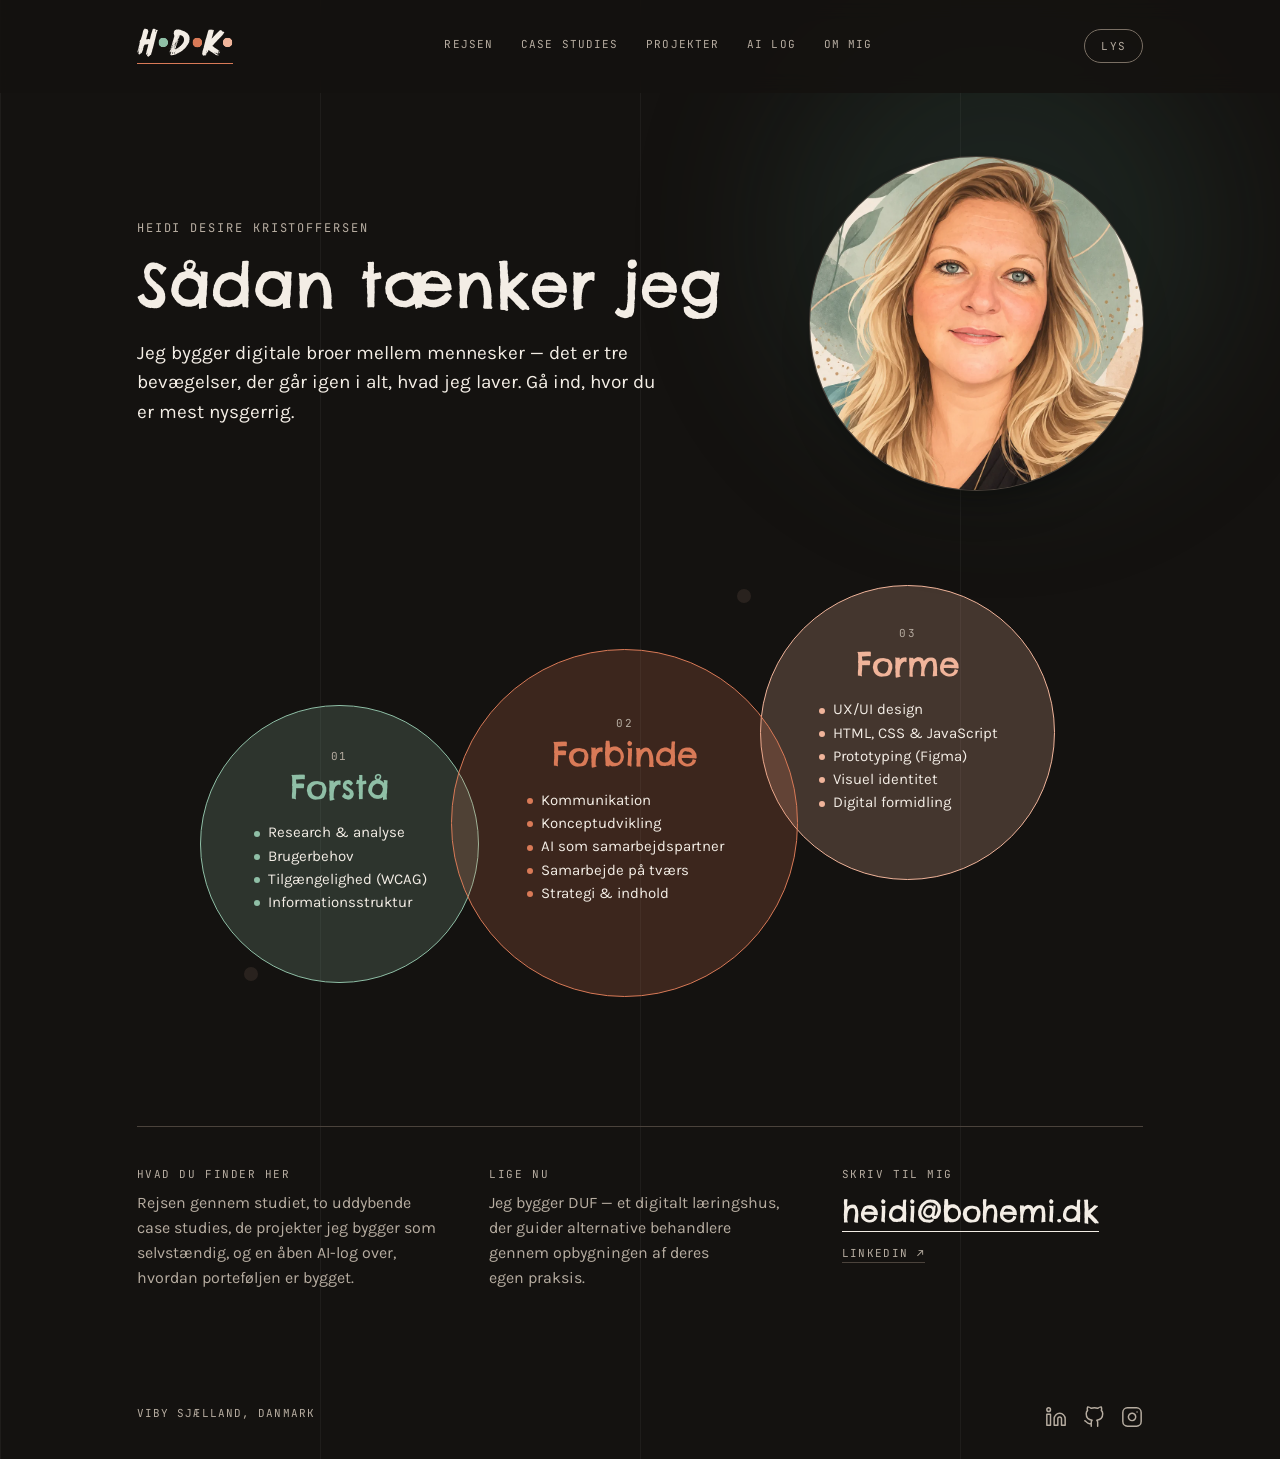
<file: index.html>
<!DOCTYPE html>
<html lang="da">
<head>
    <meta charset="UTF-8">
    <meta name="viewport" content="width=device-width, initial-scale=1.0">
    <title>Heidi Desire Kristoffersen — Multimediedesigner</title>
    <meta name="description" content="Digital portfolio for Heidi Desire Kristoffersen, multimediedesigner og iværksætter.">
    <link rel="preconnect" href="https://fonts.googleapis.com">
    <link rel="preconnect" href="https://fonts.gstatic.com" crossorigin>
    <link href="https://fonts.googleapis.com/css2?family=Chelsea+Market&family=Karla:wght@400;500;600&family=JetBrains+Mono:wght@400;500&display=swap" rel="stylesheet">
    <link rel="stylesheet" href="css/style.css">
</head>
<body>
    <div class="page dark" id="page">
        <a class="skip-link" href="#indhold">Spring til indhold</a>
        <div class="grid-overlay"></div>
        <div class="glow" id="glow"></div>

        <header class="header">
            <a class="brand" href="index.html" title="Til forsiden" aria-current="page">
                <span class="brand-mark">
                    <img class="brand-logo brand-logo-dark" src="img/hdk-logo-moerkt-tema.svg" alt="" width="91" height="30">
                    <img class="brand-logo brand-logo-light" src="img/hdk-logo-lyst-tema.svg" alt="" width="91" height="30">
                </span>
                <span class="sr-only">HDK — Multimediedesigner</span>
            </a>
            <nav class="site-nav" aria-label="Hovednavigation">
                <a href="rejsen.html">Rejsen</a>
                <a href="case-studies/index.html">Case studies</a>
                <a href="projekter.html">Projekter</a>
                <a href="ai-log.html">AI log</a>
                <a href="om-mig.html">Om mig</a>
            </nav>
            <button class="theme-toggle" id="themeToggle" type="button" aria-label="Skift mellem lyst og mørkt tema">
                <span id="themeLabel">Lys</span>
            </button>
        </header>

        <main id="indhold" tabindex="-1" class="main main-home">
            <section class="hero">
                <div class="hero-text">
                    <p class="eyebrow">Heidi Desire Kristoffersen</p>
                    <h1 class="title">Sådan tænker jeg</h1>
                    <p class="manifest">Jeg bygger digitale broer mellem mennesker — det er tre bevægelser, der går igen i alt, hvad jeg laver. Gå ind, hvor du er mest nysgerrig.</p>
                </div>
                <figure class="hero-portrait">
                    <img src="img/portraet-heidi.webp" alt="Portræt af Heidi Desire Kristoffersen" width="900" height="1200">
                </figure>
            </section>

            <div class="bubble-wrap">
                <a class="bubble bubble-01" href="case-studies/webtilgaengelighed.html">
                    <span class="bubble-index">01</span>
                    <span class="bubble-name">Forstå</span>
                    <ul class="bubble-list">
                        <li>Research &amp; analyse</li>
                        <li>Brugerbehov</li>
                        <li>Tilgængelighed (WCAG)</li>
                        <li>Informationsstruktur</li>
                    </ul>
                    <span class="bubble-arrow">→ Case: Webtilgængelighed</span>
                </a>
                <a class="bubble bubble-02" href="om-mig.html">
                    <span class="bubble-index">02</span>
                    <span class="bubble-name">Forbinde</span>
                    <ul class="bubble-list">
                        <li>Kommunikation</li>
                        <li>Konceptudvikling</li>
                        <li>AI som samarbejdspartner</li>
                        <li>Samarbejde på tværs</li>
                        <li>Strategi &amp; indhold</li>
                    </ul>
                    <span class="bubble-arrow">→ Om mig</span>
                </a>
                <a class="bubble bubble-03" href="case-studies/cybersikker.html">
                    <span class="bubble-index">03</span>
                    <span class="bubble-name">Forme</span>
                    <ul class="bubble-list">
                        <li>UX/UI design</li>
                        <li>HTML, CSS &amp; JavaScript</li>
                        <li>Prototyping (Figma)</li>
                        <li>Visuel identitet</li>
                        <li>Digital formidling</li>
                    </ul>
                    <span class="bubble-arrow">→ Case: Cybersikker</span>
                </a>

                <!-- Fund-punkt: over boblerne, mellem Forbinde og Forme -->
                <div class="hotspot hotspot-bubbles">
                    <button type="button" class="hotspot-trigger" aria-label="Skjult fund — tryk for at afsløre"></button>
                    <span class="hotspot-marker" aria-hidden="true"></span>
                    <span class="hotspot-reveal">Et lille fund — slå JavaScript til for at se det.</span>
                </div>

                <div class="hotspot" style="left: 5%; top: 88%;">
                    <button type="button" class="hotspot-trigger" aria-label="Skjult fund — tryk for at afsløre"></button>
                    <span class="hotspot-marker" aria-hidden="true"></span>
                    <span class="hotspot-reveal">Et lille fund — slå JavaScript til for at se det.</span>
                </div>
            </div>

            <div class="info-grid">
                <div class="info-col">
                    <span class="info-label">Hvad du finder her</span>
                    <p class="info-text">Rejsen gennem studiet, to uddybende case studies, de projekter jeg bygger som selvstændig, og en åben AI-log over, hvordan porteføljen er bygget.</p>
                </div>

                <div class="info-col">
                    <span class="info-label">Lige nu</span>
                    <p class="info-text">Jeg bygger DUF — et digitalt læringshus, der guider alternative behandlere gennem opbygningen af deres egen praksis.</p>
                </div>

                <div class="info-col info-col-contact">
                    <span class="info-label">Skriv til mig</span>
                    <a class="email-link" href="mailto:heidi@bohemi.dk">heidi@bohemi.dk</a>
                    <a class="linkedin-link" href="https://www.linkedin.com/in/heidi-desire-kristoffersen" target="_blank" rel="noopener">LinkedIn ↗</a>
                </div>
            </div>
        </main>

        <footer class="footer">
            <span>VIBY SJÆLLAND, DANMARK</span>
            <ul class="footer-social" aria-label="Find mig på sociale medier">
                <li><a href="https://www.linkedin.com/in/heidi-desire-kristoffersen" target="_blank" rel="noopener"><svg viewBox="0 0 24 24" aria-hidden="true" focusable="false"><path d="M16 8a6 6 0 0 1 6 6v7h-4v-7a2 2 0 0 0-4 0v7h-4v-7a6 6 0 0 1 6-6z"/><rect x="2" y="9" width="4" height="12"/><circle cx="4" cy="4" r="2"/></svg><span class="sr-only">LinkedIn (åbner i ny fane)</span></a></li>
                <li><a href="https://github.com/heikri01" target="_blank" rel="noopener"><svg viewBox="0 0 24 24" aria-hidden="true" focusable="false"><path d="M9 19c-5 1.5-5-2.5-7-3m14 6v-3.87a3.37 3.37 0 0 0-.94-2.61c3.14-.35 6.44-1.54 6.44-7A5.44 5.44 0 0 0 20 4.77 5.07 5.07 0 0 0 19.91 1S18.73.65 16 2.48a13.38 13.38 0 0 0-7 0C6.27.65 5.09 1 5.09 1A5.07 5.07 0 0 0 5 4.77a5.44 5.44 0 0 0-1.5 3.78c0 5.42 3.3 6.61 6.44 7A3.37 3.37 0 0 0 9 18.13V22"/></svg><span class="sr-only">GitHub (åbner i ny fane)</span></a></li>
                <li><a href="https://www.instagram.com/heidikristoffersen82" target="_blank" rel="noopener"><svg viewBox="0 0 24 24" aria-hidden="true" focusable="false"><rect x="2" y="2" width="20" height="20" rx="5"/><path d="M16 11.37A4 4 0 1 1 12.63 8 4 4 0 0 1 16 11.37z"/><line x1="17.5" y1="6.5" x2="17.51" y2="6.5"/></svg><span class="sr-only">Instagram (åbner i ny fane)</span></a></li>
            </ul>
        </footer>
    </div>

    <script src="js/main.js"></script>
</body>
</html>
</file>
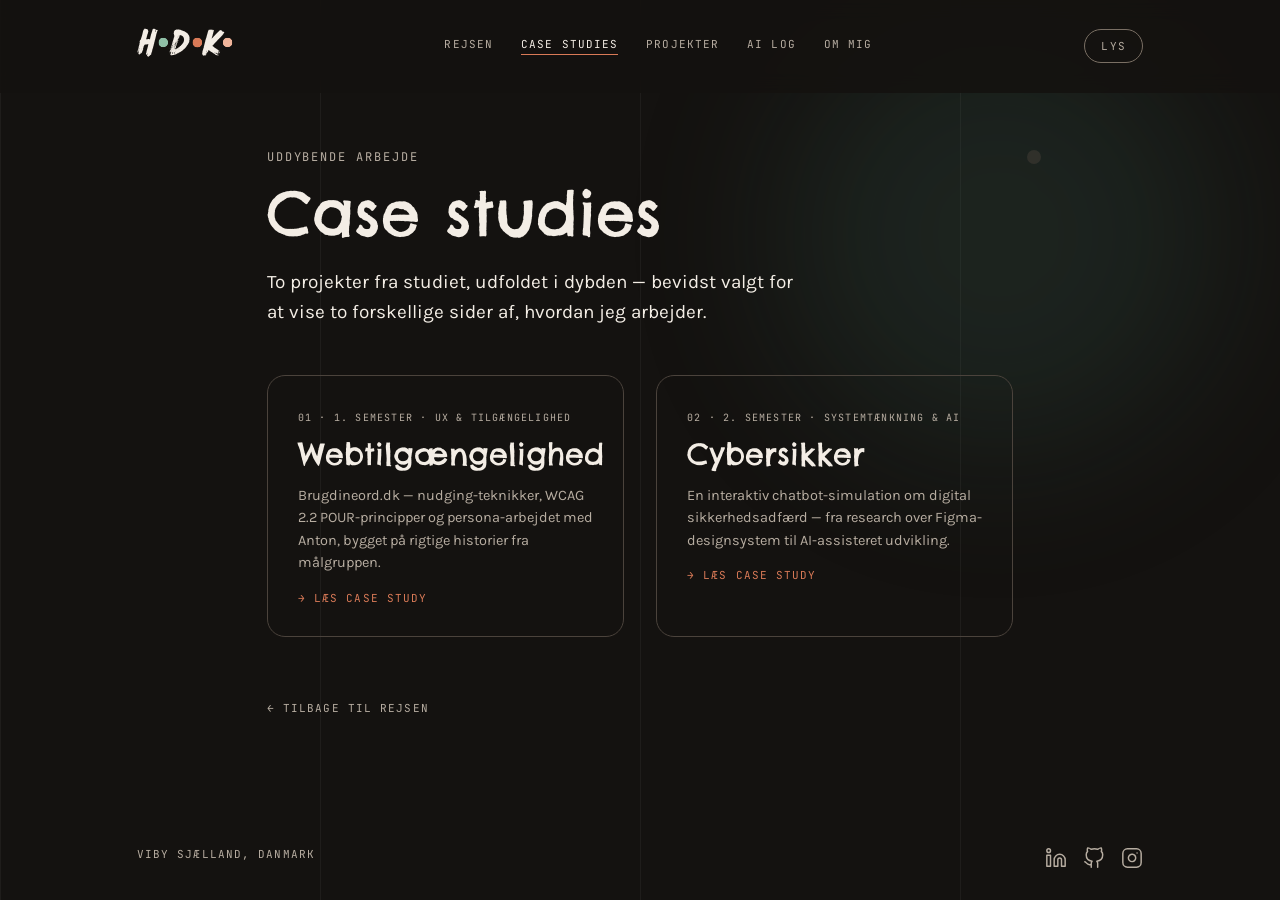
<file: case-studies/index.html>
<!DOCTYPE html>
<html lang="da">
<head>
    <meta charset="UTF-8">
    <meta name="viewport" content="width=device-width, initial-scale=1.0">
    <title>Case studies — Heidi Desire Kristoffersen</title>
    <meta name="description" content="To uddybende case studies fra multimediedesigner-uddannelsen.">
    <link rel="preconnect" href="https://fonts.googleapis.com">
    <link rel="preconnect" href="https://fonts.gstatic.com" crossorigin>
    <link href="https://fonts.googleapis.com/css2?family=Chelsea+Market&family=Karla:wght@400;500;600&family=JetBrains+Mono:wght@400;500&display=swap" rel="stylesheet">
    <link rel="stylesheet" href="../css/style.css">
</head>
<body>
    <div class="page dark" id="page">
        <a class="skip-link" href="#indhold">Spring til indhold</a>
        <div class="grid-overlay"></div>
        <div class="glow" id="glow"></div>

        <header class="header">
            <a class="brand" href="../index.html" title="Til forsiden">
                <span class="brand-mark">
                    <img class="brand-logo brand-logo-dark" src="../img/hdk-logo-moerkt-tema.svg" alt="" width="91" height="30">
                    <img class="brand-logo brand-logo-light" src="../img/hdk-logo-lyst-tema.svg" alt="" width="91" height="30">
                </span>
                <span class="sr-only">HDK — Multimediedesigner</span>
            </a>
            <nav class="site-nav" aria-label="Hovednavigation">
                <a href="../rejsen.html">Rejsen</a>
                <a href="index.html" class="active">Case studies</a>
                <a href="../projekter.html">Projekter</a>
                <a href="../ai-log.html">AI log</a>
                <a href="../om-mig.html">Om mig</a>
            </nav>
            <button class="theme-toggle" id="themeToggle" type="button" aria-label="Skift mellem lyst og mørkt tema">
                <span id="themeLabel">Lys</span>
            </button>
        </header>

        <main id="indhold" tabindex="-1" class="main main-static">
            <p class="eyebrow" style="position: relative; display: inline-block;">
                Uddybende arbejde
                <span class="hotspot" style="left: 100%; top: 50%; margin-left: 14px; transform: translateY(-50%);">
                    <button type="button" class="hotspot-trigger" aria-label="Skjult fund — tryk for at afsløre"></button>
                    <span class="hotspot-marker" aria-hidden="true"></span>
                    <span class="hotspot-reveal">Et lille fund — slå JavaScript til for at se det.</span>
                </span>
            </p>
            <h1 class="title">Case studies</h1>
            <p class="manifest">To projekter fra studiet, udfoldet i dybden — bevidst valgt for at vise to forskellige sider af, hvordan jeg arbejder.</p>

            <div class="case-grid">
                <a class="case-card" href="webtilgaengelighed.html">
                    <span class="case-card-label">01 · 1. semester · UX & tilgængelighed</span>
                    <div class="case-card-title">Webtilgængelighed</div>
                    <p class="case-card-text">Brugdineord.dk — nudging-teknikker, WCAG 2.2 POUR-principper og persona-arbejdet med Anton, bygget på rigtige historier fra målgruppen.</p>
                    <span class="case-card-arrow">→ Læs case study</span>
                </a>
                <a class="case-card" href="cybersikker.html">
                    <span class="case-card-label">02 · 2. semester · Systemtænkning & AI</span>
                    <div class="case-card-title">Cybersikker</div>
                    <p class="case-card-text">En interaktiv chatbot-simulation om digital sikkerhedsadfærd — fra research over Figma-designsystem til AI-assisteret udvikling.</p>
                    <span class="case-card-arrow">→ Læs case study</span>
                </a>
            </div>

            <a class="back-link" href="../rejsen.html">← Tilbage til rejsen</a>
        </main>

        <footer class="footer">
            <span>VIBY SJÆLLAND, DANMARK</span>
            <ul class="footer-social" aria-label="Find mig på sociale medier">
                <li><a href="https://www.linkedin.com/in/heidi-desire-kristoffersen" target="_blank" rel="noopener"><svg viewBox="0 0 24 24" aria-hidden="true" focusable="false"><path d="M16 8a6 6 0 0 1 6 6v7h-4v-7a2 2 0 0 0-4 0v7h-4v-7a6 6 0 0 1 6-6z"/><rect x="2" y="9" width="4" height="12"/><circle cx="4" cy="4" r="2"/></svg><span class="sr-only">LinkedIn (åbner i ny fane)</span></a></li>
                <li><a href="https://github.com/heikri01" target="_blank" rel="noopener"><svg viewBox="0 0 24 24" aria-hidden="true" focusable="false"><path d="M9 19c-5 1.5-5-2.5-7-3m14 6v-3.87a3.37 3.37 0 0 0-.94-2.61c3.14-.35 6.44-1.54 6.44-7A5.44 5.44 0 0 0 20 4.77 5.07 5.07 0 0 0 19.91 1S18.73.65 16 2.48a13.38 13.38 0 0 0-7 0C6.27.65 5.09 1 5.09 1A5.07 5.07 0 0 0 5 4.77a5.44 5.44 0 0 0-1.5 3.78c0 5.42 3.3 6.61 6.44 7A3.37 3.37 0 0 0 9 18.13V22"/></svg><span class="sr-only">GitHub (åbner i ny fane)</span></a></li>
                <li><a href="https://www.instagram.com/heidikristoffersen82" target="_blank" rel="noopener"><svg viewBox="0 0 24 24" aria-hidden="true" focusable="false"><rect x="2" y="2" width="20" height="20" rx="5"/><path d="M16 11.37A4 4 0 1 1 12.63 8 4 4 0 0 1 16 11.37z"/><line x1="17.5" y1="6.5" x2="17.51" y2="6.5"/></svg><span class="sr-only">Instagram (åbner i ny fane)</span></a></li>
            </ul>
        </footer>
    </div>

    <script src="../js/main.js"></script>
</body>
</html>
</file>
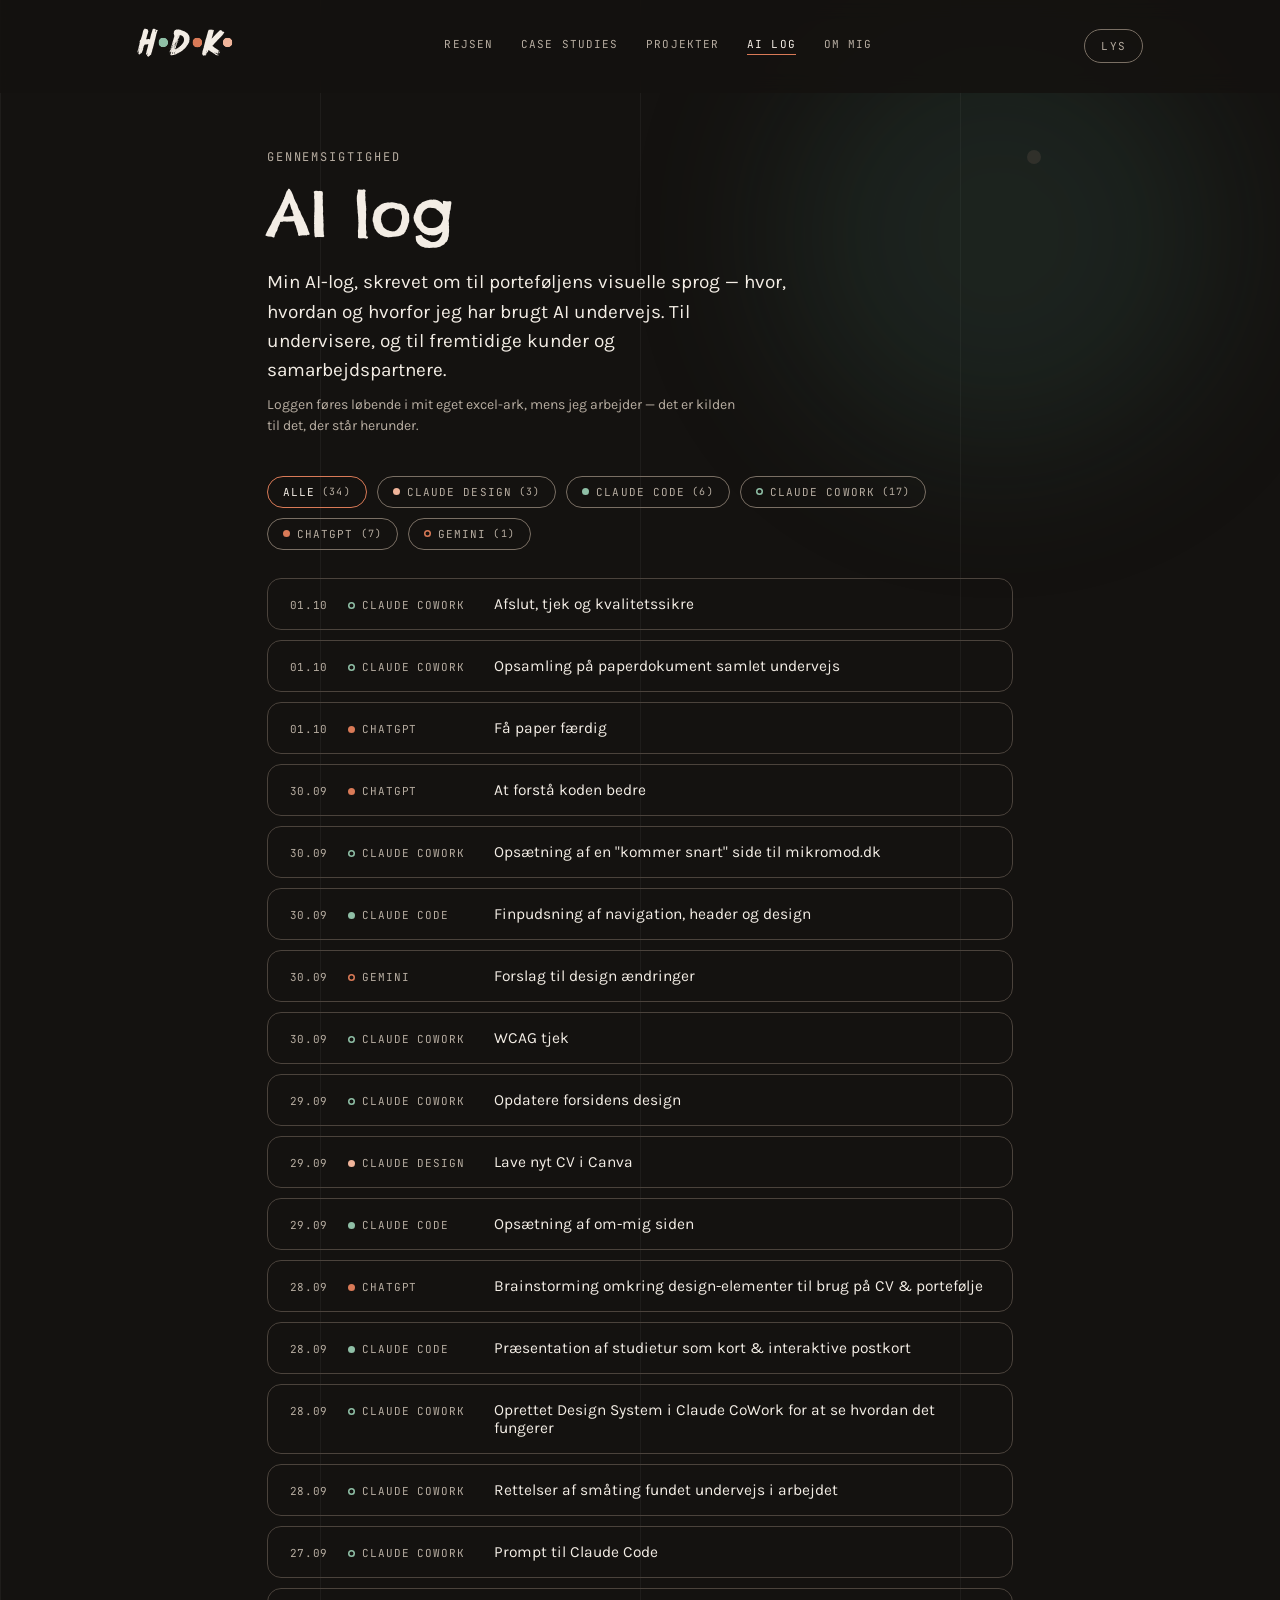
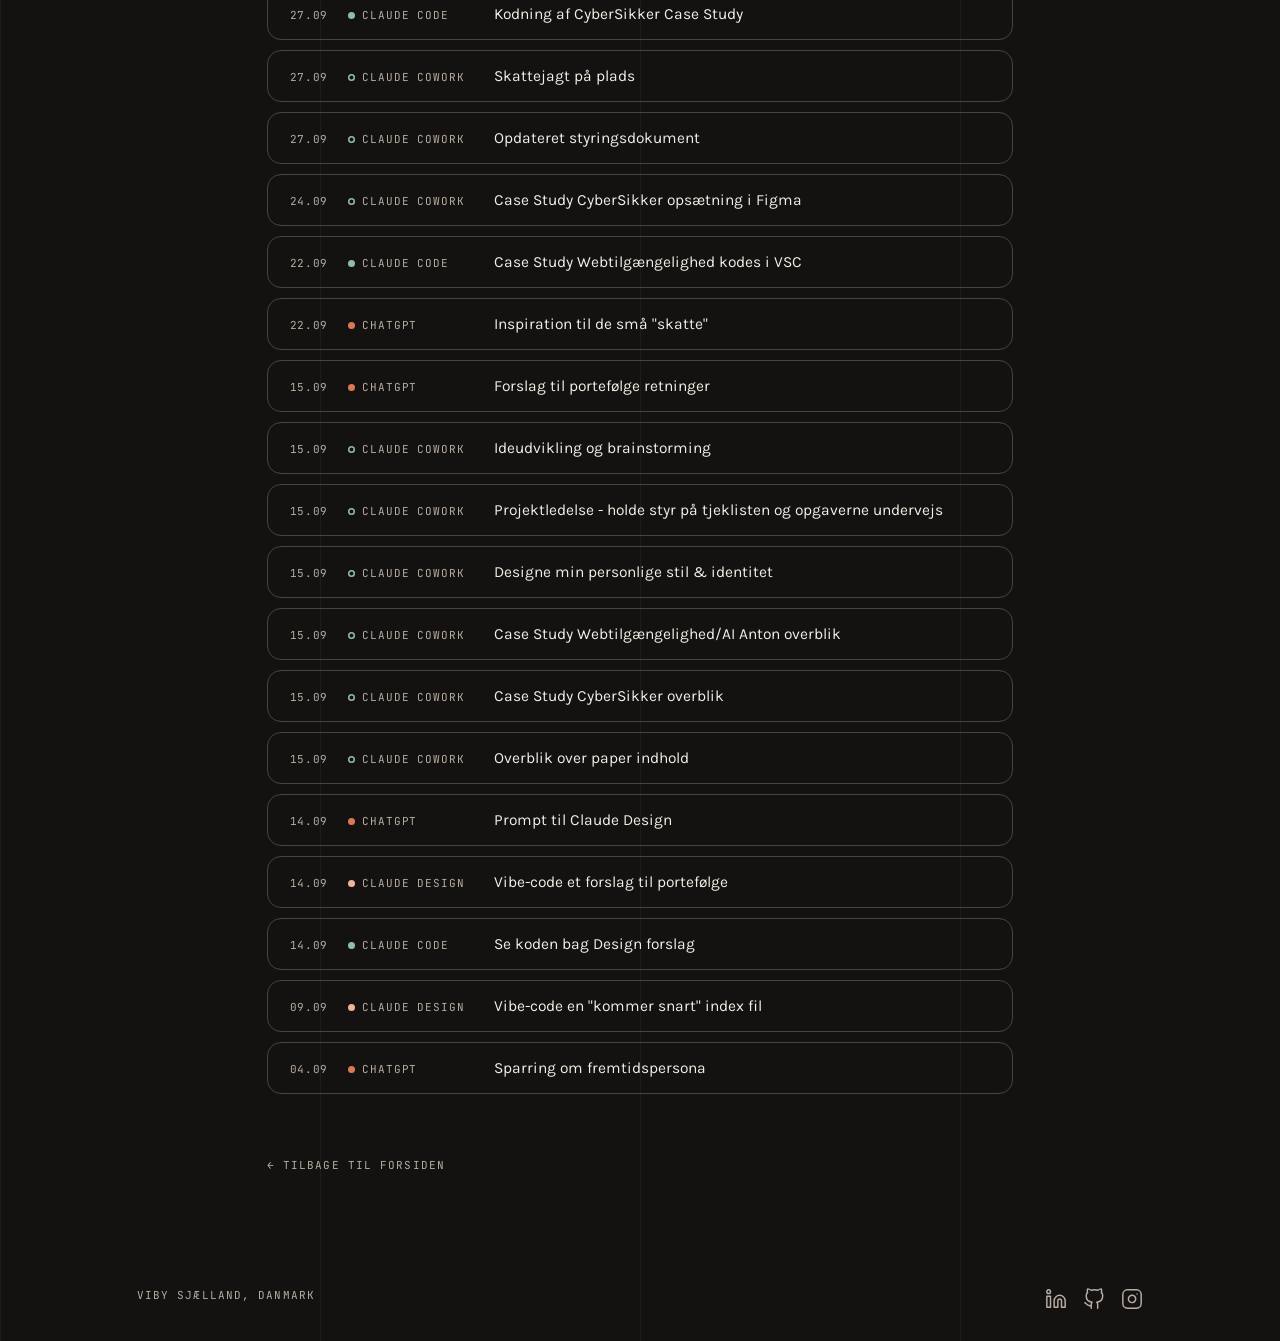
<file: ai-log.html>
<!DOCTYPE html>
<html lang="da">
<head>
    <meta charset="UTF-8">
    <meta name="viewport" content="width=device-width, initial-scale=1.0">
    <title>AI log — Heidi Desire Kristoffersen</title>
    <meta name="description" content="Dokumenteret AI-brug gennem porteføljearbejdet.">
    <link rel="preconnect" href="https://fonts.googleapis.com">
    <link rel="preconnect" href="https://fonts.gstatic.com" crossorigin>
    <link href="https://fonts.googleapis.com/css2?family=Chelsea+Market&family=Karla:wght@400;500;600&family=JetBrains+Mono:wght@400;500&display=swap" rel="stylesheet">
    <link rel="stylesheet" href="css/style.css">
</head>
<body>
    <div class="page dark" id="page">
        <a class="skip-link" href="#indhold">Spring til indhold</a>
        <div class="grid-overlay"></div>
        <div class="glow" id="glow"></div>

        <header class="header">
            <a class="brand" href="index.html" title="Til forsiden">
                <span class="brand-mark">
                    <img class="brand-logo brand-logo-dark" src="img/hdk-logo-moerkt-tema.svg" alt="" width="91" height="30">
                    <img class="brand-logo brand-logo-light" src="img/hdk-logo-lyst-tema.svg" alt="" width="91" height="30">
                </span>
                <span class="sr-only">HDK — Multimediedesigner</span>
            </a>
            <nav class="site-nav" aria-label="Hovednavigation">
                <a href="rejsen.html">Rejsen</a>
                <a href="case-studies/index.html">Case studies</a>
                <a href="projekter.html">Projekter</a>
                <a href="ai-log.html" class="active">AI log</a>
                <a href="om-mig.html">Om mig</a>
            </nav>
            <button class="theme-toggle" id="themeToggle" type="button" aria-label="Skift mellem lyst og mørkt tema">
                <span id="themeLabel">Lys</span>
            </button>
        </header>

        <main id="indhold" tabindex="-1" class="main main-static">
            <p class="eyebrow" style="position: relative; display: inline-block;">
                Gennemsigtighed
                <span class="hotspot" style="left: 100%; top: 50%; margin-left: 14px; transform: translateY(-50%);">
                    <button type="button" class="hotspot-trigger" aria-label="Skjult fund — tryk for at afsløre"></button>
                    <span class="hotspot-marker" aria-hidden="true"></span>
                    <span class="hotspot-reveal">Et lille fund — slå JavaScript til for at se det.</span>
                </span>
            </p>
            <h1 class="title">AI log</h1>
            <p class="manifest">Min AI-log, skrevet om til porteføljens visuelle sprog — hvor, hvordan og hvorfor jeg har brugt AI undervejs. Til undervisere, og til fremtidige kunder og samarbejdspartnere.</p>
            <p class="ai-log-source">Loggen føres løbende i mit eget excel-ark, mens jeg arbejder — det er kilden til det, der står herunder.</p>

            <div class="ai-log-filters" role="group" aria-label="Filtrer AI-log efter værktøj">
                <button type="button" class="ai-log-filter is-active" data-filter="all" aria-pressed="true">Alle <span class="ai-log-count"></span></button>
                <button type="button" class="ai-log-filter" data-filter="claude-design" aria-pressed="false"><span class="ai-log-dot ai-log-dot-claude-design" aria-hidden="true"></span>Claude Design <span class="ai-log-count"></span></button>
                <button type="button" class="ai-log-filter" data-filter="claude-code" aria-pressed="false"><span class="ai-log-dot ai-log-dot-claude-code" aria-hidden="true"></span>Claude Code <span class="ai-log-count"></span></button>
                <button type="button" class="ai-log-filter" data-filter="claude-cowork" aria-pressed="false"><span class="ai-log-dot ai-log-dot-claude-cowork" aria-hidden="true"></span>Claude Cowork <span class="ai-log-count"></span></button>
                <button type="button" class="ai-log-filter" data-filter="chatgpt" aria-pressed="false"><span class="ai-log-dot ai-log-dot-chatgpt" aria-hidden="true"></span>ChatGPT <span class="ai-log-count"></span></button>
                <button type="button" class="ai-log-filter" data-filter="gemini" aria-pressed="false"><span class="ai-log-dot ai-log-dot-gemini" aria-hidden="true"></span>Gemini <span class="ai-log-count"></span></button>
            </div>

            <ol class="ai-log-list" id="aiLogList"></ol>
            <noscript><p class="ai-log-source">Denne liste kræver JavaScript for at blive vist.</p></noscript>

            <a class="back-link" href="index.html">← Tilbage til forsiden</a>
        </main>

        <footer class="footer">
            <span>VIBY SJÆLLAND, DANMARK</span>
            <ul class="footer-social" aria-label="Find mig på sociale medier">
                <li><a href="https://www.linkedin.com/in/heidi-desire-kristoffersen" target="_blank" rel="noopener"><svg viewBox="0 0 24 24" aria-hidden="true" focusable="false"><path d="M16 8a6 6 0 0 1 6 6v7h-4v-7a2 2 0 0 0-4 0v7h-4v-7a6 6 0 0 1 6-6z"/><rect x="2" y="9" width="4" height="12"/><circle cx="4" cy="4" r="2"/></svg><span class="sr-only">LinkedIn (åbner i ny fane)</span></a></li>
                <li><a href="https://github.com/heikri01" target="_blank" rel="noopener"><svg viewBox="0 0 24 24" aria-hidden="true" focusable="false"><path d="M9 19c-5 1.5-5-2.5-7-3m14 6v-3.87a3.37 3.37 0 0 0-.94-2.61c3.14-.35 6.44-1.54 6.44-7A5.44 5.44 0 0 0 20 4.77 5.07 5.07 0 0 0 19.91 1S18.73.65 16 2.48a13.38 13.38 0 0 0-7 0C6.27.65 5.09 1 5.09 1A5.07 5.07 0 0 0 5 4.77a5.44 5.44 0 0 0-1.5 3.78c0 5.42 3.3 6.61 6.44 7A3.37 3.37 0 0 0 9 18.13V22"/></svg><span class="sr-only">GitHub (åbner i ny fane)</span></a></li>
                <li><a href="https://www.instagram.com/heidikristoffersen82" target="_blank" rel="noopener"><svg viewBox="0 0 24 24" aria-hidden="true" focusable="false"><rect x="2" y="2" width="20" height="20" rx="5"/><path d="M16 11.37A4 4 0 1 1 12.63 8 4 4 0 0 1 16 11.37z"/><line x1="17.5" y1="6.5" x2="17.51" y2="6.5"/></svg><span class="sr-only">Instagram (åbner i ny fane)</span></a></li>
            </ul>
        </footer>
    </div>

    <script src="js/main.js"></script>
    <script src="js/ai-log-data.js"></script>
    <script src="js/ai-log.js"></script>
</body>
</html>
</file>
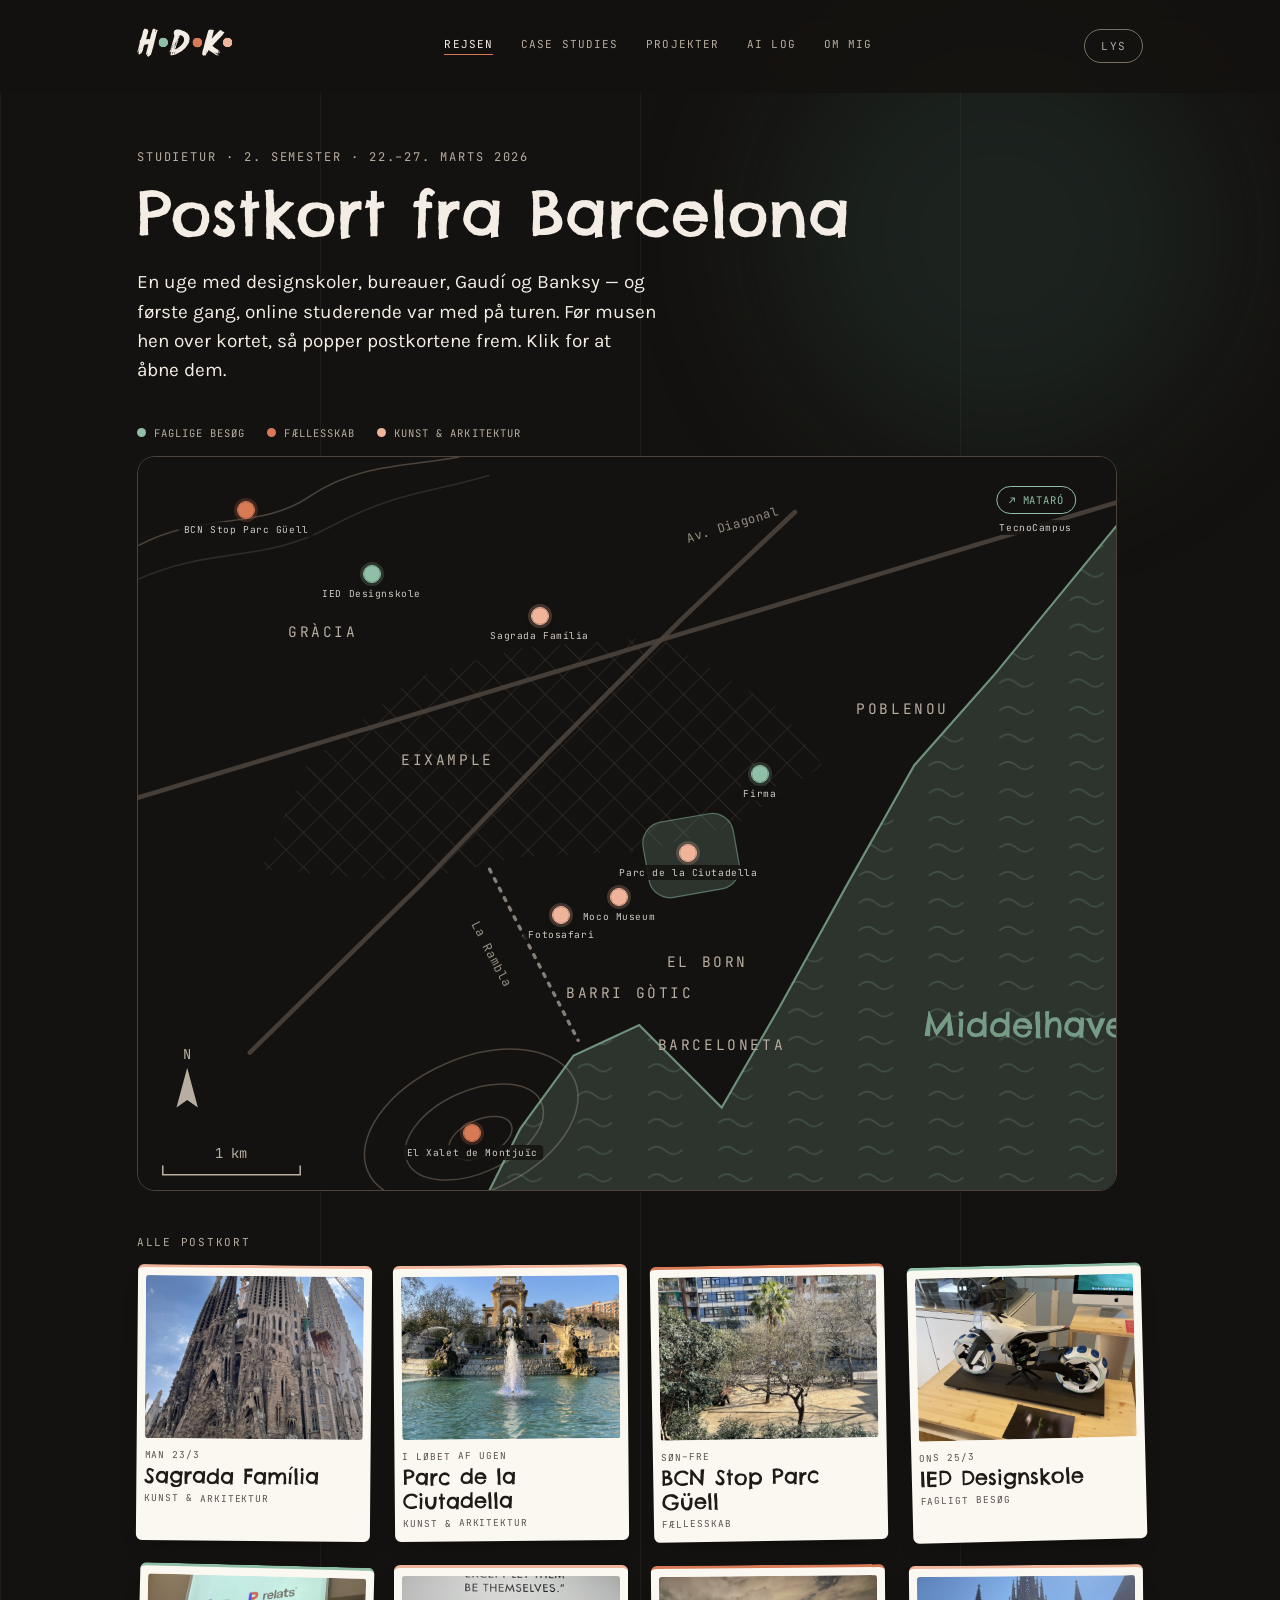
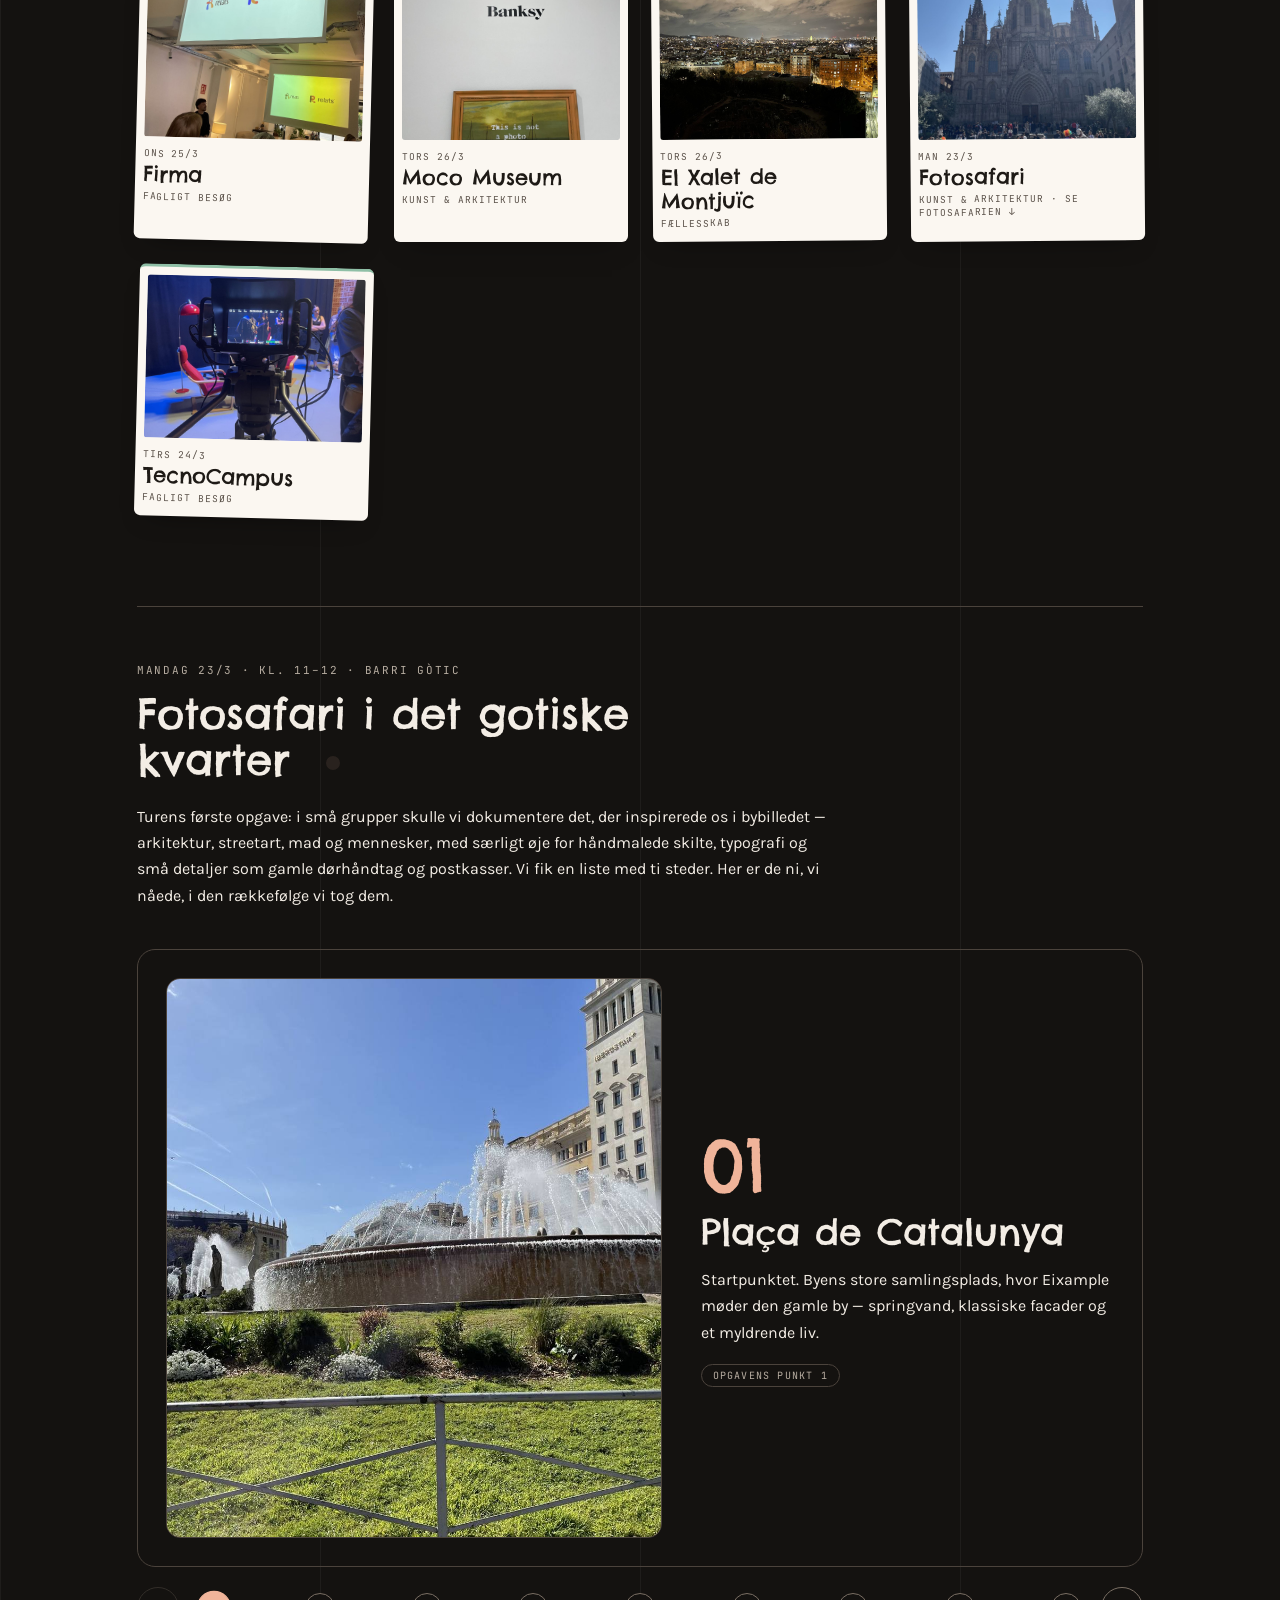
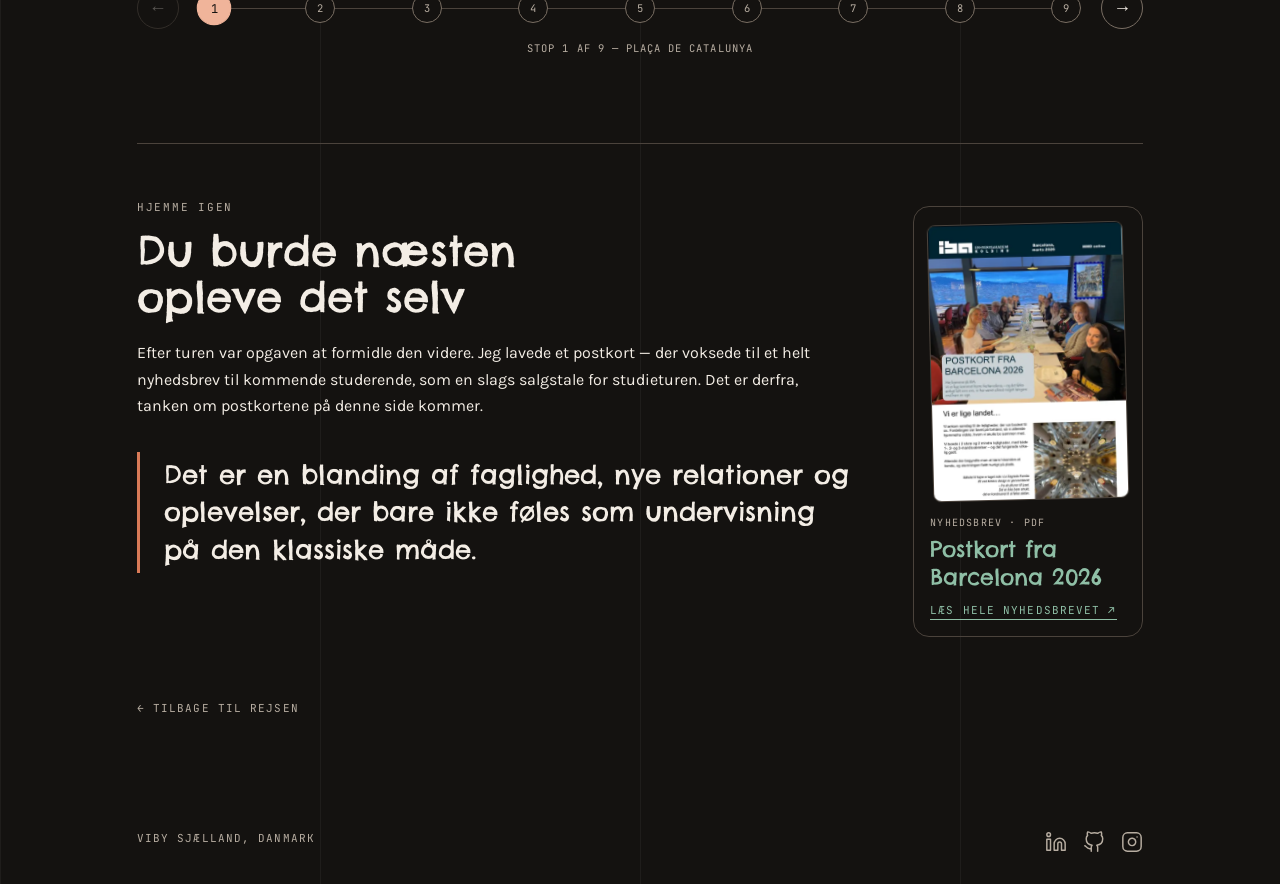
<file: barcelona.html>
<!DOCTYPE html>
<html lang="da">
<head>
    <meta charset="UTF-8">
    <meta name="viewport" content="width=device-width, initial-scale=1.0">
    <title>Postkort fra Barcelona — Heidi Desire Kristoffersen</title>
    <meta name="description" content="Studieturen til Barcelona i marts 2026 — et kort fyldt med postkort, og en fotosafari gennem det gotiske kvarter.">
    <link rel="preconnect" href="https://fonts.googleapis.com">
    <link rel="preconnect" href="https://fonts.gstatic.com" crossorigin>
    <link href="https://fonts.googleapis.com/css2?family=Chelsea+Market&family=Karla:wght@400;500;600&family=JetBrains+Mono:wght@400;500&display=swap" rel="stylesheet">
    <link rel="stylesheet" href="css/style.css">
</head>
<body>
    <div class="page dark" id="page">
        <a class="skip-link" href="#indhold">Spring til indhold</a>
        <div class="grid-overlay"></div>
        <div class="glow" id="glow"></div>

        <header class="header">
            <a class="brand" href="index.html" title="Til forsiden">
                <span class="brand-mark">
                    <img class="brand-logo brand-logo-dark" src="img/hdk-logo-moerkt-tema.svg" alt="" width="91" height="30">
                    <img class="brand-logo brand-logo-light" src="img/hdk-logo-lyst-tema.svg" alt="" width="91" height="30">
                </span>
                <span class="sr-only">HDK — Multimediedesigner</span>
            </a>
            <nav class="site-nav" aria-label="Hovednavigation">
                <a href="rejsen.html" class="active">Rejsen</a>
                <a href="case-studies/index.html">Case studies</a>
                <a href="projekter.html">Projekter</a>
                <a href="ai-log.html">AI log</a>
                <a href="om-mig.html">Om mig</a>
            </nav>
            <button class="theme-toggle" id="themeToggle" type="button" aria-label="Skift mellem lyst og mørkt tema">
                <span id="themeLabel">Lys</span>
            </button>
        </header>

        <main id="indhold" tabindex="-1" class="main main-wide">
            <p class="eyebrow">Studietur · 2. semester · 22.–27. marts 2026</p>
            <h1 class="title">Postkort fra Barcelona</h1>
            <p class="manifest">En uge med designskoler, bureauer, Gaudí og Banksy — og første gang, online studerende var med på turen. Før musen hen over kortet, så popper postkortene frem. Klik for at åbne dem.</p>

            <!-- ---- Kortet ---- -->
            <section class="bcn-map-section" aria-labelledby="kortTitel">
                <h2 class="sr-only" id="kortTitel">Kort over stederne</h2>

                <ul class="bcn-legend" aria-label="Farvernes betydning">
                    <li><span class="bcn-legend-dot is-forsta" aria-hidden="true"></span>Faglige besøg</li>
                    <li><span class="bcn-legend-dot is-forbind" aria-hidden="true"></span>Fællesskab</li>
                    <li><span class="bcn-legend-dot is-forme" aria-hidden="true"></span>Kunst &amp; arkitektur</li>
                </ul>

                <div class="bcn-map" id="bcnMap">
                    <svg class="bcn-map-svg" viewBox="220 60 640 480" preserveAspectRatio="xMidYMid meet" aria-hidden="true" focusable="false">
                        <defs>
                            <pattern id="bcnGrid" width="16" height="16" patternUnits="userSpaceOnUse" patternTransform="rotate(45)">
                                <path d="M0 0H16M0 0V16" class="bcn-grid-line"/>
                            </pattern>
                            <pattern id="bcnWaves" width="46" height="18" patternUnits="userSpaceOnUse">
                                <path d="M2 10q5.5-5 11 0t11 0" class="bcn-wave"/>
                            </pattern>
                            <clipPath id="bcnEixample">
                                <path d="M300 330 L330 262 L400 205 L470 185 L560 178 L640 225 L668 262 L612 300 L552 318 L470 322 L400 338 Z"/>
                            </clipPath>
                        </defs>

                        <!-- land -->
                        <rect x="200" y="40" width="700" height="520" class="bcn-land"/>

                        <!-- Collserola-bakkerne mod nordvest -->
                        <path d="M220 118 C260 96 300 108 332 86 S400 66 430 60" class="bcn-contour"/>
                        <path d="M220 140 C270 118 300 130 345 106 S410 84 450 72" class="bcn-contour is-faint"/>

                        <!-- Eixample: det diagonale gadenet -->
                        <rect x="280" y="160" width="420" height="200" fill="url(#bcnGrid)" clip-path="url(#bcnEixample)"/>

                        <!-- store gader -->
                        <path d="M220 283 L860 90" class="bcn-street is-major"/>
                        <path d="M293 450 L405 340 L488 254 L576 166 L650 96" class="bcn-street is-major"/>
                        <path d="M450 330 L508 442" class="bcn-street is-rambla"/>

                        <!-- Montjuïc -->
                        <ellipse cx="438" cy="498" rx="74" ry="44" transform="rotate(-24 438 498)" class="bcn-contour"/>
                        <ellipse cx="440" cy="502" rx="48" ry="27" transform="rotate(-24 440 502)" class="bcn-contour"/>
                        <ellipse cx="444" cy="506" rx="22" ry="12" transform="rotate(-24 444 506)" class="bcn-contour"/>

                        <!-- Parc de la Ciutadella -->
                        <rect x="552" y="296" width="60" height="50" rx="14" transform="rotate(-10 582 321)" class="bcn-park"/>

                        <!-- havet -->
                        <path d="M340 600 L446 548 L470 500 L505 452 L548 432 L586 470 L602 486 L640 420 L683 342 L728 262 L781 202 L863 102 L920 30 L920 600 Z" class="bcn-sea"/>
                        <path d="M340 600 L446 548 L470 500 L505 452 L548 432 L586 470 L602 486 L640 420 L683 342 L728 262 L781 202 L863 102 L920 30 L920 600 Z" fill="url(#bcnWaves)" class="bcn-sea-waves"/>
                        <path d="M446 548 L470 500 L505 452 L548 432 L586 470 L602 486 L640 420 L683 342 L728 262 L781 202 L863 102 L920 30" class="bcn-coast"/>

                        <!-- stednavne -->
                        <text x="318" y="178" class="bcn-district">Gràcia</text>
                        <text x="392" y="262" class="bcn-district">Eixample</text>
                        <text x="500" y="414" class="bcn-district">Barri Gòtic</text>
                        <text x="566" y="394" class="bcn-district">El Born</text>
                        <text x="690" y="228" class="bcn-district">Poblenou</text>
                        <text x="352" y="552" class="bcn-district">Montjuïc</text>
                        <text x="560" y="448" class="bcn-district">Barceloneta</text>
                        <text x="580" y="116" class="bcn-street-label" transform="rotate(-16.8 580 116)">Av. Diagonal</text>
                        <text x="0" y="0" class="bcn-street-label" transform="translate(438 366) rotate(62.6)">La Rambla</text>
                        <text x="734" y="440" class="bcn-sea-label">Middelhavet</text>

                        <!-- nordpil + målestok -->
                        <g class="bcn-compass" transform="translate(252 480)">
                            <path d="M0 -20 L7 6 L0 1 L-7 6 Z"/>
                            <text x="0" y="-26" text-anchor="middle">N</text>
                        </g>
                        <g class="bcn-scale" transform="translate(236 524)">
                            <path d="M0 0 V6 H90 V0"/>
                            <text x="45" y="-5" text-anchor="middle">1 km</text>
                        </g>
                    </svg>

                    <!-- nålene og postkort-forhåndsvisningen bygges af js/barcelona.js -->
                    <div class="bcn-pins" id="bcnPins"></div>
                    <div class="bcn-preview" id="bcnPreview" aria-hidden="true"></div>
                </div>

                <h3 class="bcn-list-title">Alle postkort</h3>
                <ul class="bcn-list" id="bcnList"></ul>
                <noscript><p class="ai-log-source">Kortet og postkortene kræver JavaScript for at blive vist.</p></noscript>
            </section>

            <!-- ---- Fotosafari ---- -->
            <section class="spread bcn-safari-section" id="fotosafari" aria-labelledby="safariTitel">
                <p class="spread-eyebrow">Mandag 23/3 · kl. 11–12 · Barri Gòtic</p>
                <h2 class="spread-title" id="safariTitel">
                    Fotosafari i det gotiske kvarter
                    <span class="hotspot is-inline">
                        <button type="button" class="hotspot-trigger" aria-label="Skjult fund — tryk for at afsløre"></button>
                        <span class="hotspot-marker" aria-hidden="true"></span>
                        <span class="hotspot-reveal">Et lille fund — slå JavaScript til for at se det.</span>
                    </span>
                </h2>
                <p class="spread-body">Turens første opgave: i små grupper skulle vi dokumentere det, der inspirerede os i bybilledet — arkitektur, streetart, mad og mennesker, med særligt øje for håndmalede skilte, typografi og små detaljer som gamle dørhåndtag og postkasser. Vi fik en liste med ti steder. Her er de ni, vi nåede, i den rækkefølge vi tog dem.</p>

                <div class="bcn-safari" id="bcnSafari">
                    <div class="bcn-safari-track" id="bcnSafariTrack" tabindex="0" role="region" aria-roledescription="karrusel" aria-label="Fotosafariens ni stop — brug piletasterne for at skifte"></div>

                    <div class="bcn-safari-controls">
                        <button type="button" class="bcn-safari-arrow" id="bcnSafariPrev" aria-label="Forrige stop">←</button>
                        <ol class="bcn-safari-timeline" id="bcnSafariTimeline" aria-label="Vælg stop"></ol>
                        <button type="button" class="bcn-safari-arrow" id="bcnSafariNext" aria-label="Næste stop">→</button>
                    </div>
                    <p class="bcn-safari-status" id="bcnSafariStatus" aria-live="polite"></p>
                </div>
            </section>

            <!-- ---- Afslutning ---- -->
            <section class="spread bcn-closing" aria-labelledby="efterTitel">
                <div class="bcn-closing-text">
                    <p class="spread-eyebrow">Hjemme igen</p>
                    <h2 class="spread-title" id="efterTitel">Du burde næsten opleve det selv</h2>
                    <p class="spread-body">Efter turen var opgaven at formidle den videre. Jeg lavede et postkort — der voksede til et helt nyhedsbrev til kommende studerende, som en slags salgstale for studieturen. Det er derfra, tanken om postkortene på denne side kommer.</p>
                    <div class="pull-quote">
                        <p>Det er en blanding af faglighed, nye relationer og oplevelser, der bare ikke føles som undervisning på den klassiske måde.</p>
                    </div>
                </div>
                <a class="snap-card bcn-letter" href="img/barcelona/web/nyhedsbrev-barcelona.pdf" target="_blank" rel="noopener">
                    <span class="snap-thumb is-scroll">
                        <img src="img/barcelona/web/nyhedsbrev-skaerm.webp" width="460" height="1830" loading="lazy" alt="Nyhedsbrevet Postkort fra Barcelona 2026: forsiden med et gruppebillede fra fællesmiddagen og overskriften Postkort fra Barcelona 2026, efterfulgt af afsnit om turen, programmet og prisen.">
                    </span>
                    <span class="cv-card-label">Nyhedsbrev · PDF</span>
                    <span class="snap-title">Postkort fra Barcelona 2026</span>
                    <span class="cv-card-open">Læs hele nyhedsbrevet ↗<span class="sr-only"> (PDF, åbner i ny fane)</span></span>
                </a>
            </section>

            <a class="back-link" href="rejsen.html">← Tilbage til Rejsen</a>
        </main>

        <footer class="footer">
            <span>VIBY SJÆLLAND, DANMARK</span>
            <ul class="footer-social" aria-label="Find mig på sociale medier">
                <li><a href="https://www.linkedin.com/in/heidi-desire-kristoffersen" target="_blank" rel="noopener"><svg viewBox="0 0 24 24" aria-hidden="true" focusable="false"><path d="M16 8a6 6 0 0 1 6 6v7h-4v-7a2 2 0 0 0-4 0v7h-4v-7a6 6 0 0 1 6-6z"/><rect x="2" y="9" width="4" height="12"/><circle cx="4" cy="4" r="2"/></svg><span class="sr-only">LinkedIn (åbner i ny fane)</span></a></li>
                <li><a href="https://github.com/heikri01" target="_blank" rel="noopener"><svg viewBox="0 0 24 24" aria-hidden="true" focusable="false"><path d="M9 19c-5 1.5-5-2.5-7-3m14 6v-3.87a3.37 3.37 0 0 0-.94-2.61c3.14-.35 6.44-1.54 6.44-7A5.44 5.44 0 0 0 20 4.77 5.07 5.07 0 0 0 19.91 1S18.73.65 16 2.48a13.38 13.38 0 0 0-7 0C6.27.65 5.09 1 5.09 1A5.07 5.07 0 0 0 5 4.77a5.44 5.44 0 0 0-1.5 3.78c0 5.42 3.3 6.61 6.44 7A3.37 3.37 0 0 0 9 18.13V22"/></svg><span class="sr-only">GitHub (åbner i ny fane)</span></a></li>
                <li><a href="https://www.instagram.com/heidikristoffersen82" target="_blank" rel="noopener"><svg viewBox="0 0 24 24" aria-hidden="true" focusable="false"><rect x="2" y="2" width="20" height="20" rx="5"/><path d="M16 11.37A4 4 0 1 1 12.63 8 4 4 0 0 1 16 11.37z"/><line x1="17.5" y1="6.5" x2="17.51" y2="6.5"/></svg><span class="sr-only">Instagram (åbner i ny fane)</span></a></li>
            </ul>
        </footer>

        <!-- Det åbne postkort -->
        <dialog class="bcn-dialog" id="bcnDialog" aria-labelledby="bcnDialogTitle">
            <div class="bcn-card">
                <button type="button" class="bcn-close" id="bcnClose" aria-label="Luk postkortet">×</button>
                <div class="bcn-card-front">
                    <div class="bcn-stage" id="bcnStage"></div>
                    <div class="bcn-thumbs" id="bcnThumbs" role="group" aria-label="Vælg billede eller video"></div>
                </div>
                <div class="bcn-card-back">
                    <div class="bcn-stamp" id="bcnStamp"></div>
                    <p class="bcn-card-cat" id="bcnCat"></p>
                    <h2 class="bcn-card-title" id="bcnDialogTitle"></h2>
                    <p class="bcn-card-address" id="bcnAddress"></p>
                    <div class="bcn-card-text" id="bcnText"></div>
                    <div class="bcn-card-nav">
                        <button type="button" class="bcn-card-step" id="bcnPrevPlace">← Forrige</button>
                        <button type="button" class="bcn-card-step" id="bcnNextPlace">Næste →</button>
                    </div>
                </div>
            </div>
        </dialog>
    </div>

    <script src="js/main.js"></script>
    <script src="js/barcelona-data.js"></script>
    <script src="js/barcelona.js"></script>
</body>
</html>
</file>
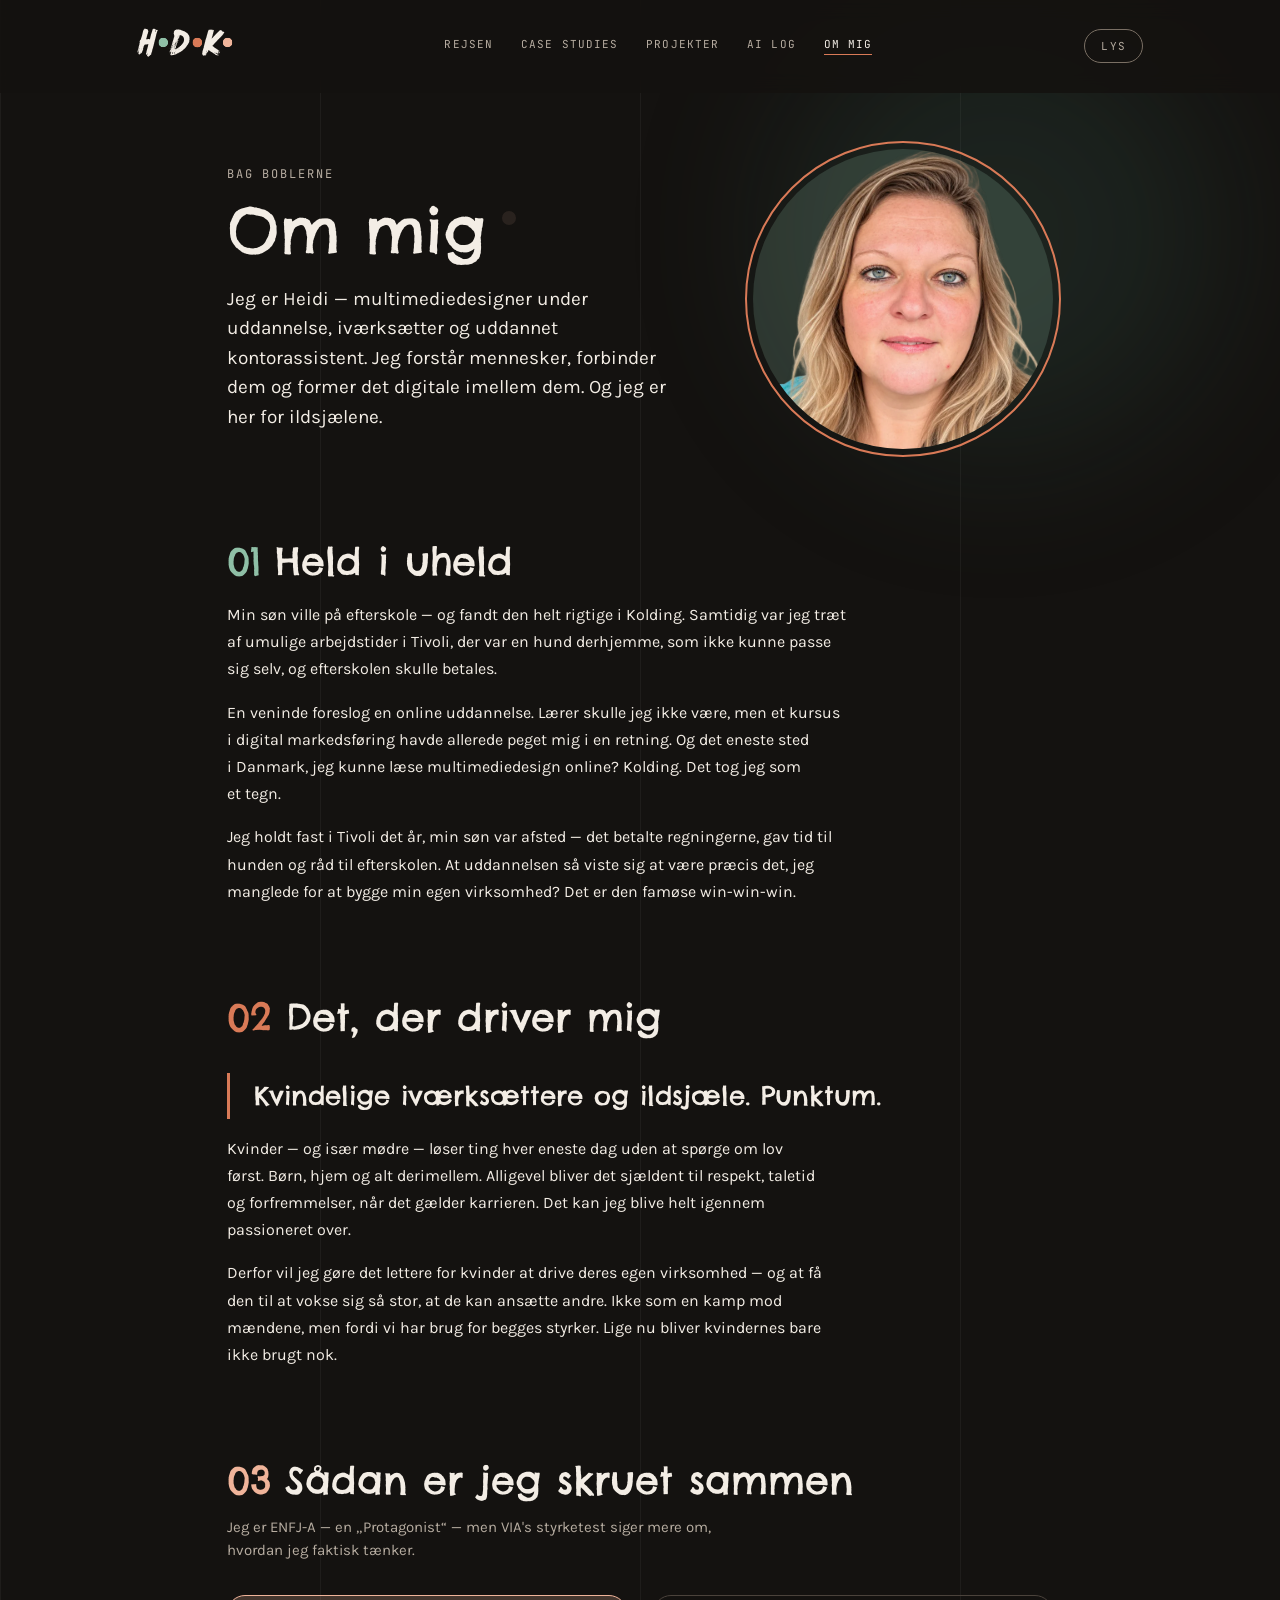
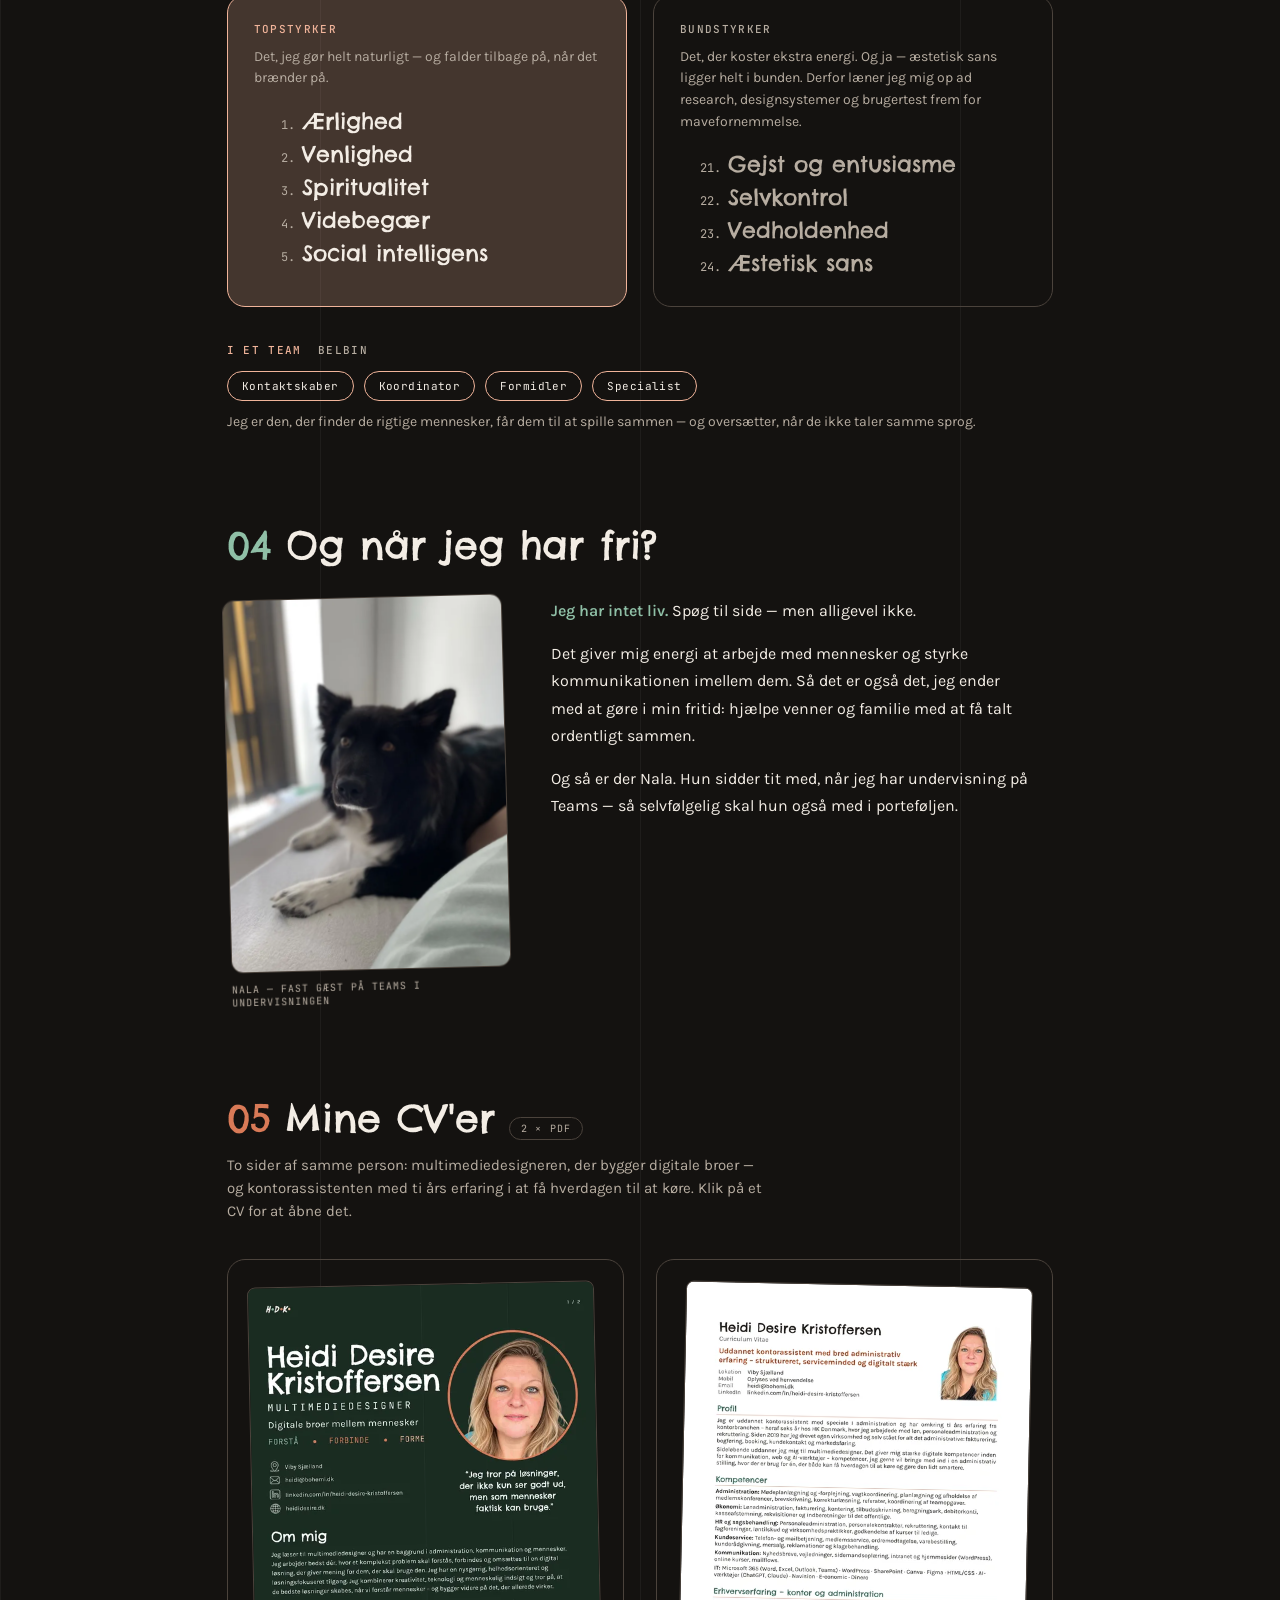
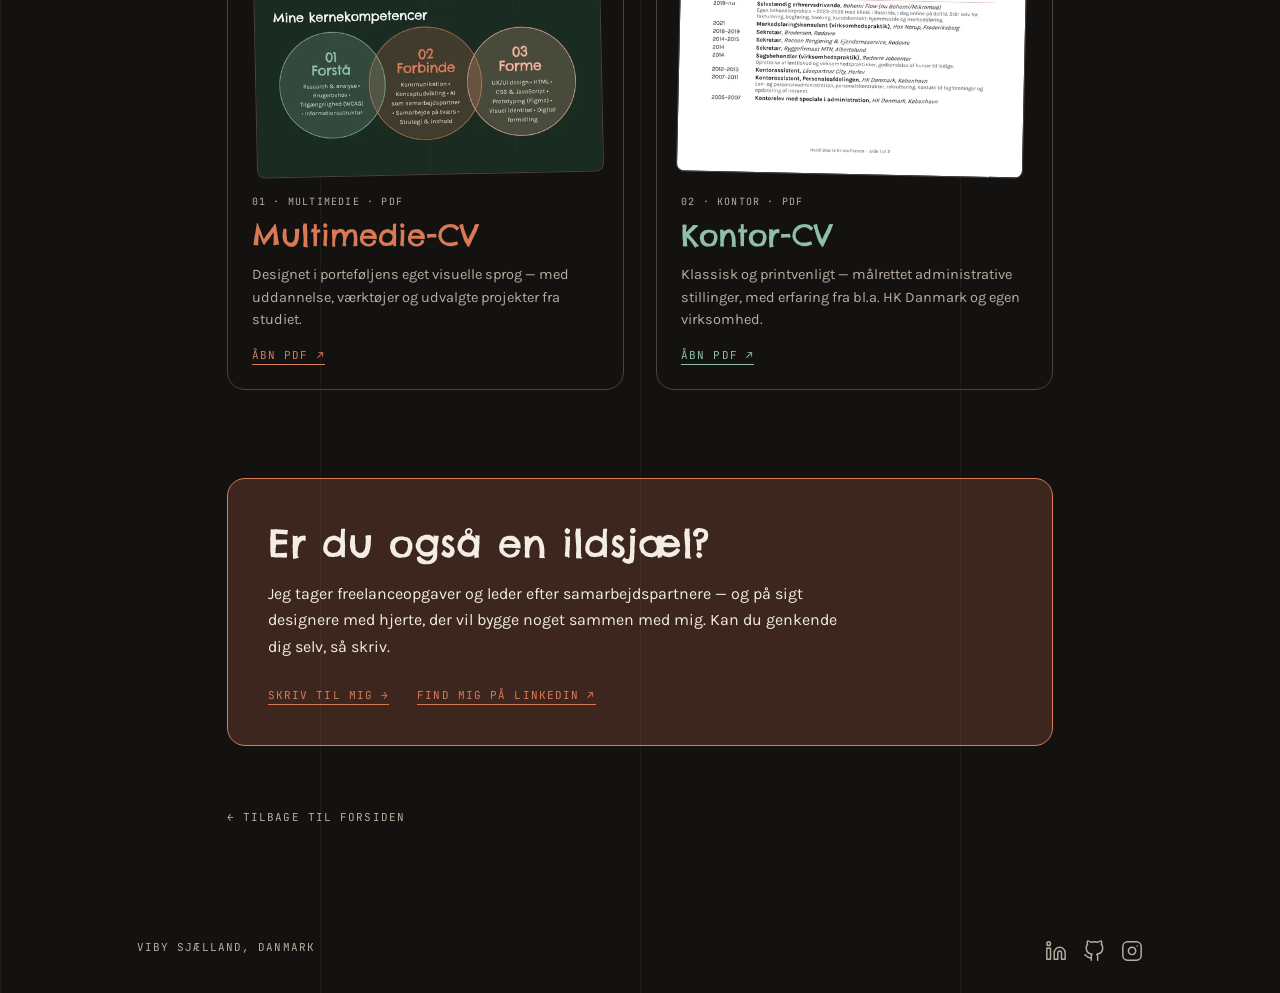
<file: om-mig.html>
<!DOCTYPE html>
<html lang="da">
<head>
    <meta charset="UTF-8">
    <meta name="viewport" content="width=device-width, initial-scale=1.0">
    <title>Om mig — Heidi Desire Kristoffersen</title>
    <meta name="description" content="Om Heidi Desire Kristoffersen — multimediedesigner, iværksætter og ildsjæl, der bygger digitale broer mellem mennesker.">
    <link rel="preconnect" href="https://fonts.googleapis.com">
    <link rel="preconnect" href="https://fonts.gstatic.com" crossorigin>
    <link href="https://fonts.googleapis.com/css2?family=Chelsea+Market&family=Karla:wght@400;500;600&family=JetBrains+Mono:wght@400;500&display=swap" rel="stylesheet">
    <link rel="stylesheet" href="css/style.css">
</head>
<body>
    <div class="page dark" id="page">
        <a class="skip-link" href="#indhold">Spring til indhold</a>
        <div class="grid-overlay"></div>
        <div class="glow" id="glow"></div>

        <header class="header">
            <a class="brand" href="index.html" title="Til forsiden">
                <span class="brand-mark">
                    <img class="brand-logo brand-logo-dark" src="img/hdk-logo-moerkt-tema.svg" alt="" width="91" height="30">
                    <img class="brand-logo brand-logo-light" src="img/hdk-logo-lyst-tema.svg" alt="" width="91" height="30">
                </span>
                <span class="sr-only">HDK — Multimediedesigner</span>
            </a>
            <nav class="site-nav" aria-label="Hovednavigation">
                <a href="rejsen.html">Rejsen</a>
                <a href="case-studies/index.html">Case studies</a>
                <a href="projekter.html">Projekter</a>
                <a href="ai-log.html">AI log</a>
                <a href="om-mig.html" class="active">Om mig</a>
            </nav>
            <button class="theme-toggle" id="themeToggle" type="button" aria-label="Skift mellem lyst og mørkt tema">
                <span id="themeLabel">Lys</span>
            </button>
        </header>

        <main id="indhold" tabindex="-1" class="main main-static main-about">
            <!-- ============ Intro ============ -->
            <section class="hero about-hero">
                <div class="hero-text">
                    <p class="eyebrow">Bag boblerne</p>
                    <h1 class="title" style="position: relative; display: inline-block;">
                        Om mig
                        <span class="hotspot" style="left: 100%; top: 20%; margin-left: 16px;">
                            <button type="button" class="hotspot-trigger" aria-label="Skjult fund — tryk for at afsløre"></button>
                            <span class="hotspot-marker" aria-hidden="true"></span>
                            <span class="hotspot-reveal">Et lille fund — slå JavaScript til for at se det.</span>
                        </span>
                    </h1>
                    <p class="manifest">Jeg er Heidi — multimediedesigner under uddannelse, iværksætter og uddannet kontorassistent. Jeg forstår mennesker, forbinder dem og former det digitale imellem dem. Og jeg er her for ildsjælene.</p>
                </div>
                <figure class="hero-portrait about-photo">
                    <img src="img/om-mig/heidi-foto.webp" alt="Portræt af Heidi Desire Kristoffersen, der smiler let til kameraet" width="720" height="720">
                </figure>
            </section>

            <!-- ============ 01 Historien ============ -->
            <section class="about-section is-forsta" aria-labelledby="historie">
                <div class="section-head">
                    <span class="about-num">01</span>
                    <h2 class="section-title" id="historie">Held i uheld</h2>
                </div>
                <div class="about-text">
                    <p>Min søn ville på efterskole — og fandt den helt rigtige i Kolding. Samtidig var jeg træt af umulige arbejdstider i Tivoli, der var en hund derhjemme, som ikke kunne passe sig selv, og efterskolen skulle betales.</p>
                    <p>En veninde foreslog en online uddannelse. Lærer skulle jeg ikke være, men et kursus i digital markedsføring havde allerede peget mig i en retning. Og det eneste sted i Danmark, jeg kunne læse multimediedesign online? Kolding. Det tog jeg som et tegn.</p>
                    <p>Jeg holdt fast i Tivoli det år, min søn var afsted — det betalte regningerne, gav tid til hunden og råd til efterskolen. At uddannelsen så viste sig at være præcis det, jeg manglede for at bygge min egen virksomhed? Det er den famøse win-win-win.</p>
                </div>
            </section>

            <!-- ============ 02 Drivkraft ============ -->
            <section class="about-section is-forbind" aria-labelledby="drivkraft">
                <div class="section-head">
                    <span class="about-num">02</span>
                    <h2 class="section-title" id="drivkraft">Det, der driver mig</h2>
                </div>
                <blockquote class="pull-quote about-quote">
                    <p>Kvindelige iværksættere og ildsjæle. Punktum.</p>
                </blockquote>
                <div class="about-text">
                    <p>Kvinder — og især mødre — løser ting hver eneste dag uden at spørge om lov først. Børn, hjem og alt derimellem. Alligevel bliver det sjældent til respekt, taletid og forfremmelser, når det gælder karrieren. Det kan jeg blive helt igennem passioneret over.</p>
                    <p>Derfor vil jeg gøre det lettere for kvinder at drive deres egen virksomhed — og at få den til at vokse sig så stor, at de kan ansætte andre. Ikke som en kamp mod mændene, men fordi vi har brug for begges styrker. Lige nu bliver kvindernes bare ikke brugt nok.</p>
                </div>
            </section>

            <!-- ============ 03 Styrker ============ -->
            <section class="about-section is-forme" aria-labelledby="styrker">
                <div class="section-head">
                    <span class="about-num">03</span>
                    <h2 class="section-title" id="styrker">Sådan er jeg skruet sammen</h2>
                </div>
                <p class="section-intro">Jeg er ENFJ-A — en „Protagonist“ — men VIA's styrketest siger mere om, hvordan jeg faktisk tænker.</p>

                <div class="strength-grid">
                    <div class="strength-box is-top">
                        <h3 class="strength-title">Topstyrker</h3>
                        <p class="strength-note">Det, jeg gør helt naturligt — og falder tilbage på, når det brænder på.</p>
                        <ol class="strength-list">
                            <li>Ærlighed</li>
                            <li>Venlighed</li>
                            <li>Spiritualitet</li>
                            <li>Videbegær</li>
                            <li>Social intelligens</li>
                        </ol>
                    </div>
                    <div class="strength-box is-bottom">
                        <h3 class="strength-title">Bundstyrker</h3>
                        <p class="strength-note">Det, der koster ekstra energi. Og ja — æstetisk sans ligger helt i bunden. Derfor læner jeg mig op ad research, designsystemer og brugertest frem for mavefornemmelse.</p>
                        <ol class="strength-list" start="21">
                            <li>Gejst og entusiasme</li>
                            <li>Selvkontrol</li>
                            <li>Vedholdenhed</li>
                            <li>Æstetisk sans</li>
                        </ol>
                    </div>
                </div>

                <div class="team-roles">
                    <h3 class="strength-title">I et team <span>Belbin</span></h3>
                    <ul class="chip-row" aria-label="Mine teamroller">
                        <li class="chip-row-item">Kontaktskaber</li>
                        <li class="chip-row-item">Koordinator</li>
                        <li class="chip-row-item">Formidler</li>
                        <li class="chip-row-item">Specialist</li>
                    </ul>
                    <p class="strength-note">Jeg er den, der finder de rigtige mennesker, får dem til at spille sammen — og oversætter, når de ikke taler samme sprog.</p>
                </div>
            </section>

            <!-- ============ 04 Nala ============ -->
            <section class="about-section is-forsta" aria-labelledby="fritid">
                <div class="section-head">
                    <span class="about-num">04</span>
                    <h2 class="section-title" id="fritid">Og når jeg har fri?</h2>
                </div>
                <div class="nala">
                    <figure class="nala-photo">
                        <img src="img/om-mig/nala.webp" alt="Nala, en sort og hvid hund med brune øjne, der ligger på sofaen og kigger opmærksomt mod kameraet" width="720" height="960" loading="lazy">
                        <figcaption>Nala — fast gæst på Teams i undervisningen</figcaption>
                    </figure>
                    <div class="about-text">
                        <p><strong>Jeg har intet liv.</strong> Spøg til side — men alligevel ikke.</p>
                        <p>Det giver mig energi at arbejde med mennesker og styrke kommunikationen imellem dem. Så det er også det, jeg ender med at gøre i min fritid: hjælpe venner og familie med at få talt ordentligt sammen.</p>
                        <p>Og så er der Nala. Hun sidder tit med, når jeg har undervisning på Teams — så selvfølgelig skal hun også med i porteføljen.</p>
                    </div>
                </div>
            </section>

            <!-- ============ CV'er ============ -->
            <section class="about-section cv-section" aria-labelledby="cv-titel">
                <div class="section-head">
                    <span class="about-num">05</span>
                    <h2 class="section-title" id="cv-titel">Mine CV'er</h2>
                    <span class="semester-status">2 × PDF</span>
                </div>
                <p class="section-intro">To sider af samme person: multimediedesigneren, der bygger digitale broer — og kontorassistenten med ti års erfaring i at få hverdagen til at køre. Klik på et CV for at åbne det.</p>

                <div class="cv-grid">
                    <a class="cv-card is-forbind" href="cv/heidi-desire-kristoffersen-cv-multimediedesigner.pdf?v=5" target="_blank" rel="noopener">
                        <span class="cv-thumb">
                            <img src="img/cv/cv-multimediedesigner.webp?v=5" width="560" height="792" loading="lazy" alt="Forside af Heidis multimedie-CV: mørkegrøn baggrund, rundt portræt og tre kompetencebobler — Forstå, Forbinde og Forme.">
                        </span>
                        <span class="cv-card-label">01 · Multimedie · PDF</span>
                        <span class="cv-card-title">Multimedie-CV</span>
                        <span class="cv-card-text">Designet i porteføljens eget visuelle sprog — med uddannelse, værktøjer og udvalgte projekter fra studiet.</span>
                        <span class="cv-card-open">Åbn PDF ↗<span class="sr-only"> (åbner i ny fane)</span></span>
                    </a>

                    <a class="cv-card is-forsta" href="cv/heidi-desire-kristoffersen-cv-kontor.pdf?v=2" target="_blank" rel="noopener">
                        <span class="cv-thumb">
                            <img src="img/cv/cv-kontor.webp?v=2" width="560" height="791" loading="lazy" alt="Forside af Heidis kontor-CV: hvid baggrund, portræt, profiltekst, kompetencer og erhvervserfaring inden for kontor og administration.">
                        </span>
                        <span class="cv-card-label">02 · Kontor · PDF</span>
                        <span class="cv-card-title">Kontor-CV</span>
                        <span class="cv-card-text">Klassisk og printvenligt — målrettet administrative stillinger, med erfaring fra bl.a. HK Danmark og egen virksomhed.</span>
                        <span class="cv-card-open">Åbn PDF ↗<span class="sr-only"> (åbner i ny fane)</span></span>
                    </a>
                </div>
            </section>

            <!-- ============ Kontakt ============ -->
            <section class="about-cta" aria-labelledby="kontakt">
                <h2 class="section-title" id="kontakt">Er du også en ildsjæl?</h2>
                <p>Jeg tager freelanceopgaver og leder efter samarbejdspartnere — og på sigt designere med hjerte, der vil bygge noget sammen med mig. Kan du genkende dig selv, så skriv.</p>
                <div class="about-cta-links">
                    <a class="case-link" href="mailto:heidi@bohemi.dk">Skriv til mig →</a>
                    <a class="case-link" href="https://www.linkedin.com/in/heidi-desire-kristoffersen" target="_blank" rel="noopener">Find mig på LinkedIn ↗<span class="sr-only"> (åbner i ny fane)</span></a>
                </div>
            </section>

            <a class="back-link" href="index.html">← Tilbage til forsiden</a>
        </main>

        <footer class="footer">
            <span>VIBY SJÆLLAND, DANMARK</span>
            <ul class="footer-social" aria-label="Find mig på sociale medier">
                <li><a href="https://www.linkedin.com/in/heidi-desire-kristoffersen" target="_blank" rel="noopener"><svg viewBox="0 0 24 24" aria-hidden="true" focusable="false"><path d="M16 8a6 6 0 0 1 6 6v7h-4v-7a2 2 0 0 0-4 0v7h-4v-7a6 6 0 0 1 6-6z"/><rect x="2" y="9" width="4" height="12"/><circle cx="4" cy="4" r="2"/></svg><span class="sr-only">LinkedIn (åbner i ny fane)</span></a></li>
                <li><a href="https://github.com/heikri01" target="_blank" rel="noopener"><svg viewBox="0 0 24 24" aria-hidden="true" focusable="false"><path d="M9 19c-5 1.5-5-2.5-7-3m14 6v-3.87a3.37 3.37 0 0 0-.94-2.61c3.14-.35 6.44-1.54 6.44-7A5.44 5.44 0 0 0 20 4.77 5.07 5.07 0 0 0 19.91 1S18.73.65 16 2.48a13.38 13.38 0 0 0-7 0C6.27.65 5.09 1 5.09 1A5.07 5.07 0 0 0 5 4.77a5.44 5.44 0 0 0-1.5 3.78c0 5.42 3.3 6.61 6.44 7A3.37 3.37 0 0 0 9 18.13V22"/></svg><span class="sr-only">GitHub (åbner i ny fane)</span></a></li>
                <li><a href="https://www.instagram.com/heidikristoffersen82" target="_blank" rel="noopener"><svg viewBox="0 0 24 24" aria-hidden="true" focusable="false"><rect x="2" y="2" width="20" height="20" rx="5"/><path d="M16 11.37A4 4 0 1 1 12.63 8 4 4 0 0 1 16 11.37z"/><line x1="17.5" y1="6.5" x2="17.51" y2="6.5"/></svg><span class="sr-only">Instagram (åbner i ny fane)</span></a></li>
            </ul>
        </footer>
    </div>

    <script src="js/main.js"></script>
</body>
</html>
</file>
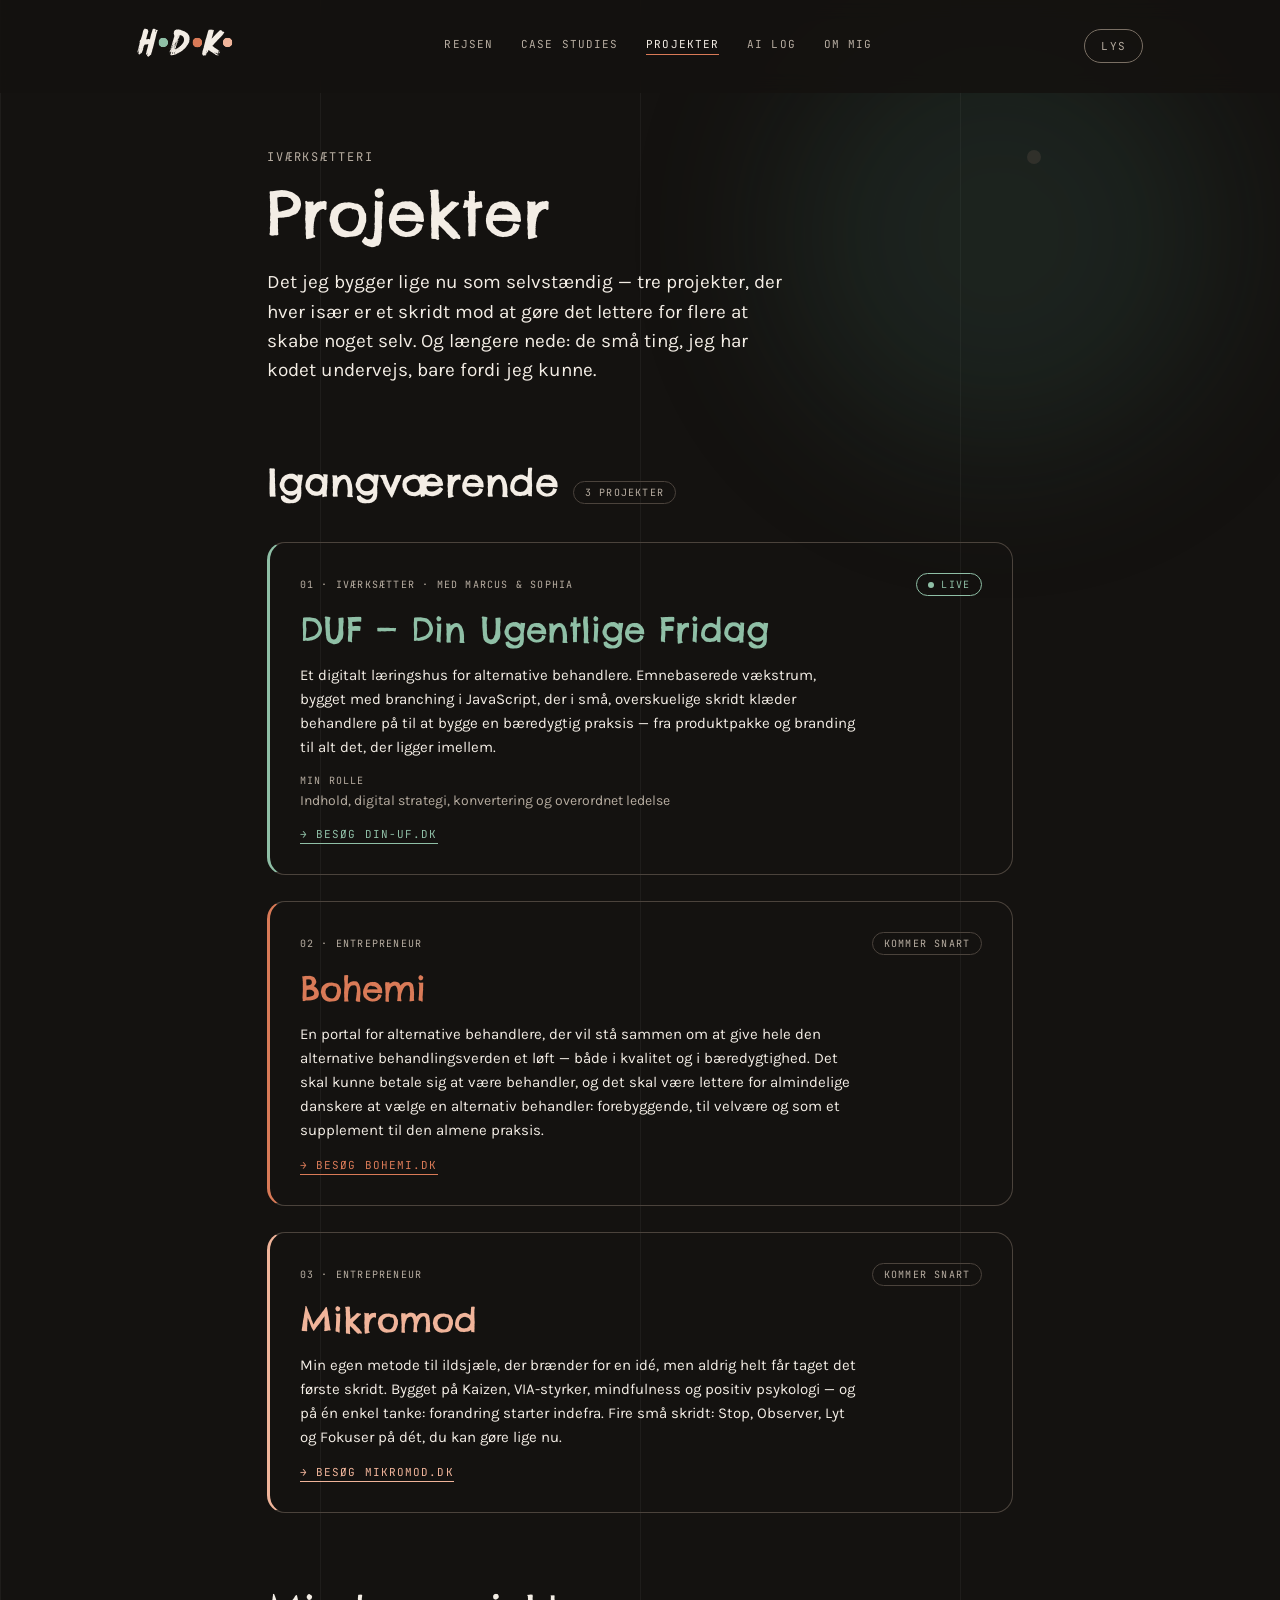
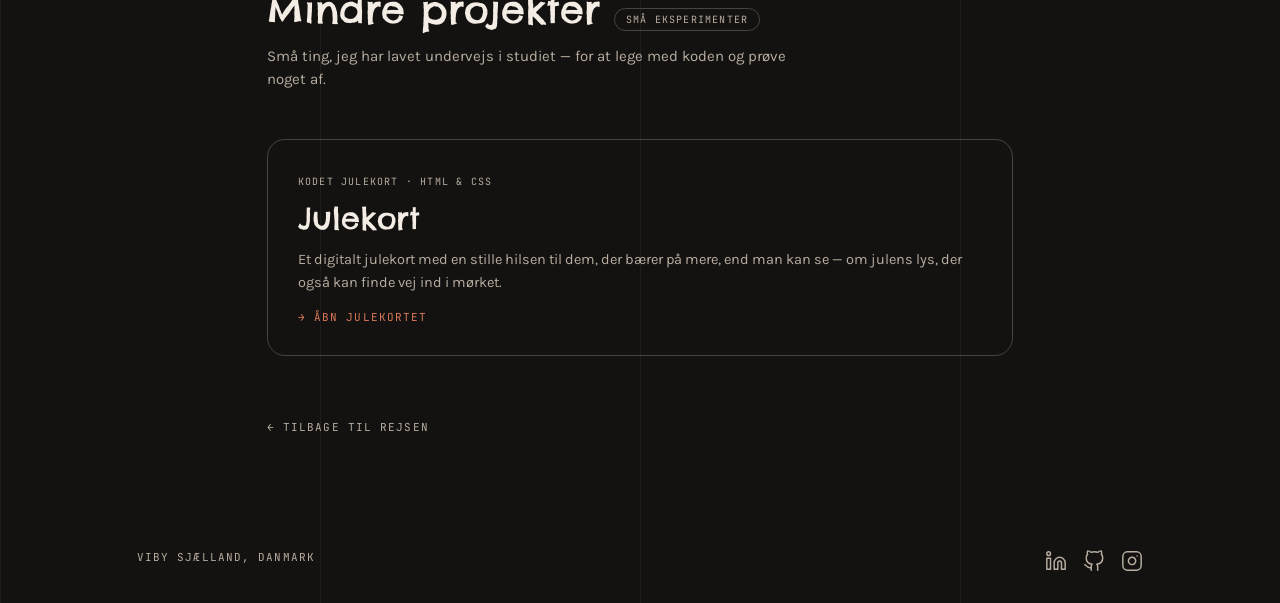
<file: projekter.html>
<!DOCTYPE html>
<html lang="da">
<head>
    <meta charset="UTF-8">
    <meta name="viewport" content="width=device-width, initial-scale=1.0">
    <title>Projekter — Heidi Desire Kristoffersen</title>
    <meta name="description" content="Igangværende projekter — DUF, Bohemi og Mikromod — samt mindre projekter fra studiet.">
    <link rel="preconnect" href="https://fonts.googleapis.com">
    <link rel="preconnect" href="https://fonts.gstatic.com" crossorigin>
    <link href="https://fonts.googleapis.com/css2?family=Chelsea+Market&family=Karla:wght@400;500;600&family=JetBrains+Mono:wght@400;500&display=swap" rel="stylesheet">
    <link rel="stylesheet" href="css/style.css">
</head>
<body>
    <div class="page dark" id="page">
        <a class="skip-link" href="#indhold">Spring til indhold</a>
        <div class="grid-overlay"></div>
        <div class="glow" id="glow"></div>

        <header class="header">
            <a class="brand" href="index.html" title="Til forsiden">
                <span class="brand-mark">
                    <img class="brand-logo brand-logo-dark" src="img/hdk-logo-moerkt-tema.svg" alt="" width="91" height="30">
                    <img class="brand-logo brand-logo-light" src="img/hdk-logo-lyst-tema.svg" alt="" width="91" height="30">
                </span>
                <span class="sr-only">HDK — Multimediedesigner</span>
            </a>
            <nav class="site-nav" aria-label="Hovednavigation">
                <a href="rejsen.html">Rejsen</a>
                <a href="case-studies/index.html">Case studies</a>
                <a href="projekter.html" class="active" aria-current="page">Projekter</a>
                <a href="ai-log.html">AI log</a>
                <a href="om-mig.html">Om mig</a>
            </nav>
            <button class="theme-toggle" id="themeToggle" type="button" aria-label="Skift mellem lyst og mørkt tema">
                <span id="themeLabel">Lys</span>
            </button>
        </header>

        <main id="indhold" tabindex="-1" class="main main-static">
            <p class="eyebrow" style="position: relative; display: inline-block;">
                Iværksætteri
                <span class="hotspot" style="left: 100%; top: 50%; margin-left: 14px; transform: translateY(-50%);">
                    <button type="button" class="hotspot-trigger" aria-label="Skjult fund — tryk for at afsløre"></button>
                    <span class="hotspot-marker" aria-hidden="true"></span>
                    <span class="hotspot-reveal">Et lille fund — slå JavaScript til for at se det.</span>
                </span>
            </p>
            <h1 class="title">Projekter</h1>
            <p class="manifest">Det jeg bygger lige nu som selvstændig — tre projekter, der hver især er et skridt mod at gøre det lettere for flere at skabe noget selv. Og længere nede: de små ting, jeg har kodet undervejs, bare fordi jeg kunne.</p>

            <!-- ============ Igangværende projekter ============ -->
            <section class="project-section" aria-labelledby="igangvaerende">
                <div class="section-head">
                    <h2 class="section-title" id="igangvaerende">Igangværende</h2>
                    <span class="semester-status">3 projekter</span>
                </div>

                <div class="project-list">
                    <article class="project-card is-forsta">
                        <div class="project-card-top">
                            <span class="project-card-label">01 · Iværksætter · med Marcus &amp; Sophia</span>
                            <span class="project-status is-live">Live</span>
                        </div>
                        <h3 class="project-card-title">DUF — Din Ugentlige Fridag</h3>
                        <p class="project-card-text">Et digitalt læringshus for alternative behandlere. Emnebaserede vækstrum, bygget med branching i JavaScript, der i små, overskuelige skridt klæder behandlere på til at bygge en bæredygtig praksis — fra produktpakke og branding til alt det, der ligger imellem.</p>
                        <p class="project-card-role"><span>Min rolle</span> Indhold, digital strategi, konvertering og overordnet ledelse</p>
                        <a class="case-link" href="https://din-uf.dk" target="_blank" rel="noopener">→ Besøg din-uf.dk<span class="sr-only"> (åbner i nyt vindue)</span></a>
                    </article>

                    <article class="project-card is-forbind">
                        <div class="project-card-top">
                            <span class="project-card-label">02 · Entrepreneur</span>
                            <span class="project-status">Kommer snart</span>
                        </div>
                        <h3 class="project-card-title">Bohemi</h3>
                        <p class="project-card-text">En portal for alternative behandlere, der vil stå sammen om at give hele den alternative behandlingsverden et løft — både i kvalitet og i bæredygtighed. Det skal kunne betale sig at være behandler, og det skal være lettere for almindelige danskere at vælge en alternativ behandler: forebyggende, til velvære og som et supplement til den almene praksis.</p>
                        <a class="case-link" href="https://bohemi.dk" target="_blank" rel="noopener">→ Besøg bohemi.dk<span class="sr-only"> (åbner i nyt vindue)</span></a>
                    </article>

                    <article class="project-card is-forme">
                        <div class="project-card-top">
                            <span class="project-card-label">03 · Entrepreneur</span>
                            <span class="project-status">Kommer snart</span>
                        </div>
                        <h3 class="project-card-title">Mikromod</h3>
                        <p class="project-card-text">Min egen metode til ildsjæle, der brænder for en idé, men aldrig helt får taget det første skridt. Bygget på Kaizen, VIA-styrker, mindfulness og positiv psykologi — og på én enkel tanke: forandring starter indefra. Fire små skridt: Stop, Observer, Lyt og Fokuser på dét, du kan gøre lige nu.</p>
                        <a class="case-link" href="https://mikromod.dk" target="_blank" rel="noopener">→ Besøg mikromod.dk<span class="sr-only"> (åbner i nyt vindue)</span></a>
                    </article>
                </div>
            </section>

            <!-- ============ Mindre projekter ============ -->
            <section class="project-section" aria-labelledby="mindre">
                <div class="section-head">
                    <h2 class="section-title" id="mindre">Mindre projekter</h2>
                    <span class="semester-status">Små eksperimenter</span>
                </div>
                <p class="section-intro">Små ting, jeg har lavet undervejs i studiet — for at lege med koden og prøve noget af.</p>

                <div class="case-grid">
                    <a class="case-card" href="https://heididesire.dk/julekort/" target="_blank" rel="noopener">
                        <span class="case-card-label">Kodet julekort · HTML &amp; CSS</span>
                        <div class="case-card-title">Julekort</div>
                        <p class="case-card-text">Et digitalt julekort med en stille hilsen til dem, der bærer på mere, end man kan se — om julens lys, der også kan finde vej ind i mørket.</p>
                        <span class="case-card-arrow">→ Åbn julekortet<span class="sr-only"> (åbner i nyt vindue)</span></span>
                    </a>
                </div>
            </section>

            <a class="back-link" href="rejsen.html">← Tilbage til rejsen</a>
        </main>

        <footer class="footer">
            <span>VIBY SJÆLLAND, DANMARK</span>
            <ul class="footer-social" aria-label="Find mig på sociale medier">
                <li><a href="https://www.linkedin.com/in/heidi-desire-kristoffersen" target="_blank" rel="noopener"><svg viewBox="0 0 24 24" aria-hidden="true" focusable="false"><path d="M16 8a6 6 0 0 1 6 6v7h-4v-7a2 2 0 0 0-4 0v7h-4v-7a6 6 0 0 1 6-6z"/><rect x="2" y="9" width="4" height="12"/><circle cx="4" cy="4" r="2"/></svg><span class="sr-only">LinkedIn (åbner i ny fane)</span></a></li>
                <li><a href="https://github.com/heikri01" target="_blank" rel="noopener"><svg viewBox="0 0 24 24" aria-hidden="true" focusable="false"><path d="M9 19c-5 1.5-5-2.5-7-3m14 6v-3.87a3.37 3.37 0 0 0-.94-2.61c3.14-.35 6.44-1.54 6.44-7A5.44 5.44 0 0 0 20 4.77 5.07 5.07 0 0 0 19.91 1S18.73.65 16 2.48a13.38 13.38 0 0 0-7 0C6.27.65 5.09 1 5.09 1A5.07 5.07 0 0 0 5 4.77a5.44 5.44 0 0 0-1.5 3.78c0 5.42 3.3 6.61 6.44 7A3.37 3.37 0 0 0 9 18.13V22"/></svg><span class="sr-only">GitHub (åbner i ny fane)</span></a></li>
                <li><a href="https://www.instagram.com/heidikristoffersen82" target="_blank" rel="noopener"><svg viewBox="0 0 24 24" aria-hidden="true" focusable="false"><rect x="2" y="2" width="20" height="20" rx="5"/><path d="M16 11.37A4 4 0 1 1 12.63 8 4 4 0 0 1 16 11.37z"/><line x1="17.5" y1="6.5" x2="17.51" y2="6.5"/></svg><span class="sr-only">Instagram (åbner i ny fane)</span></a></li>
            </ul>
        </footer>
    </div>

    <script src="js/main.js"></script>
</body>
</html>
</file>
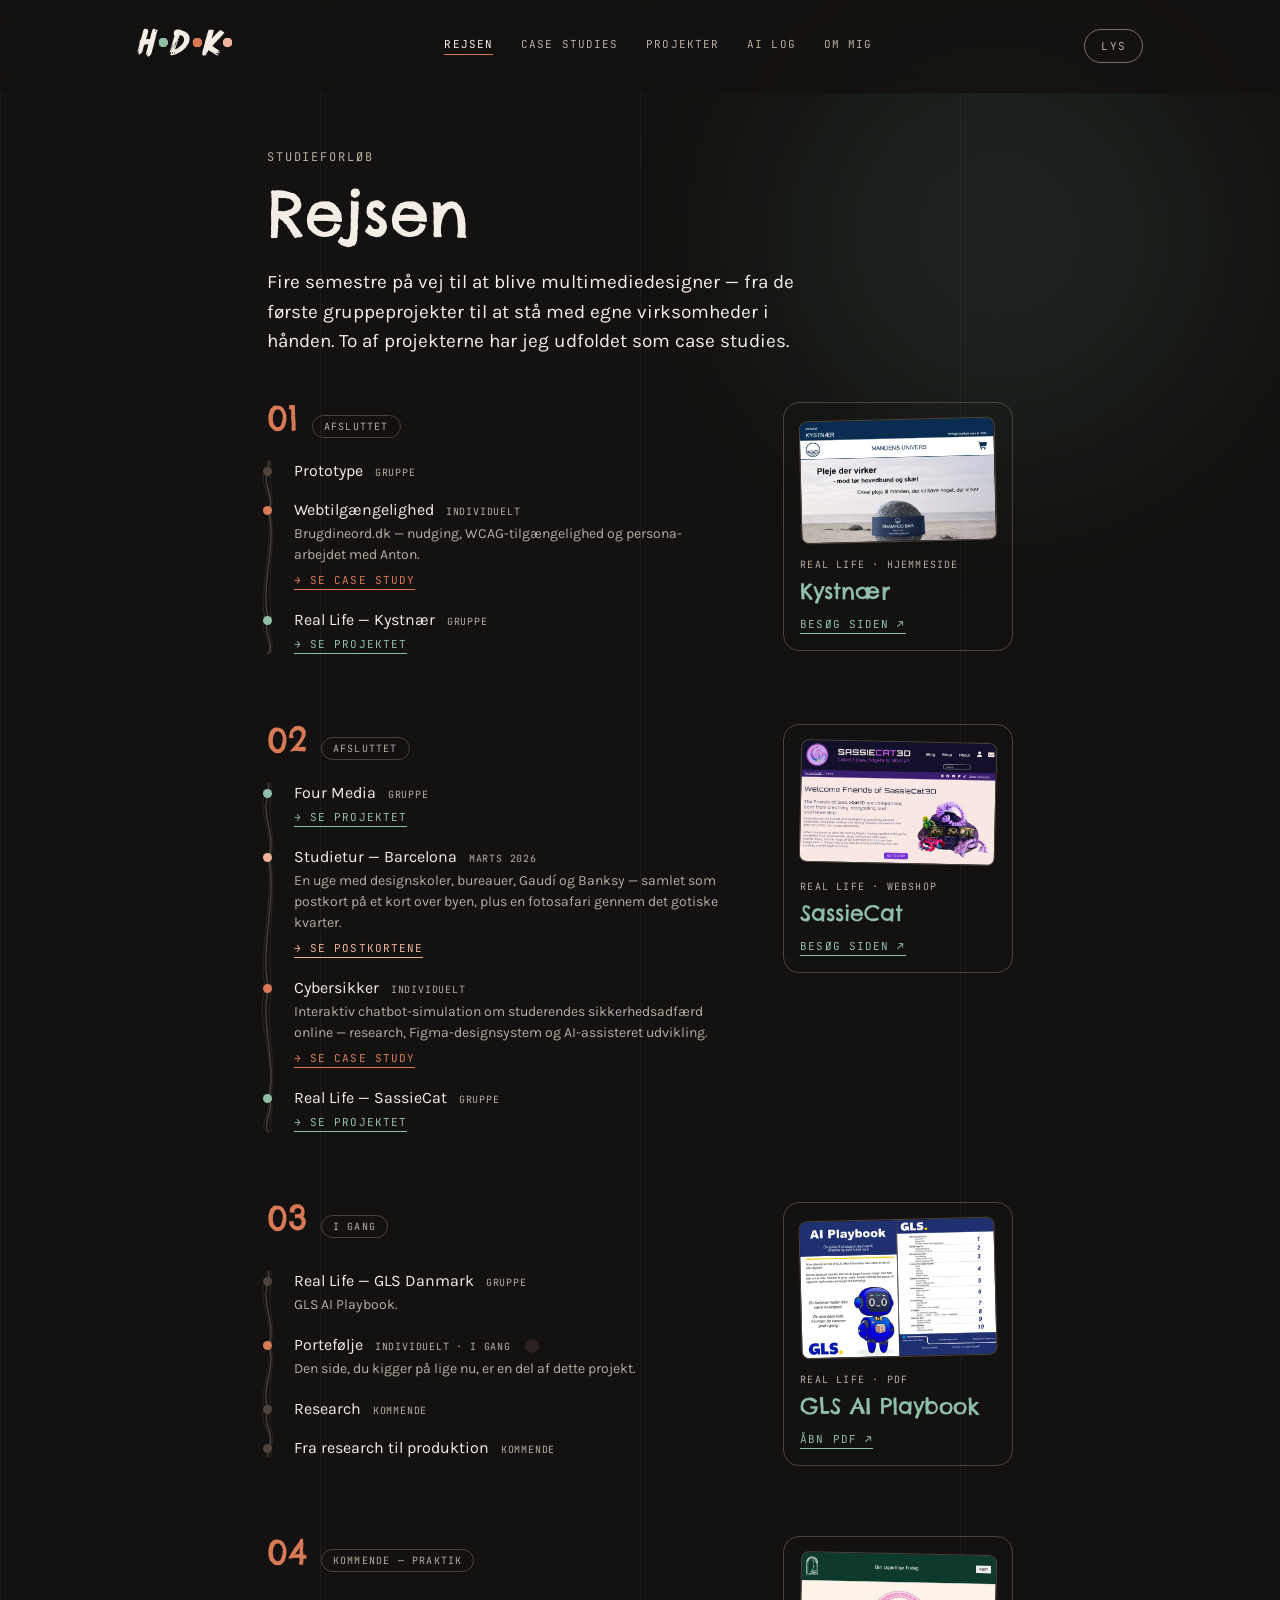
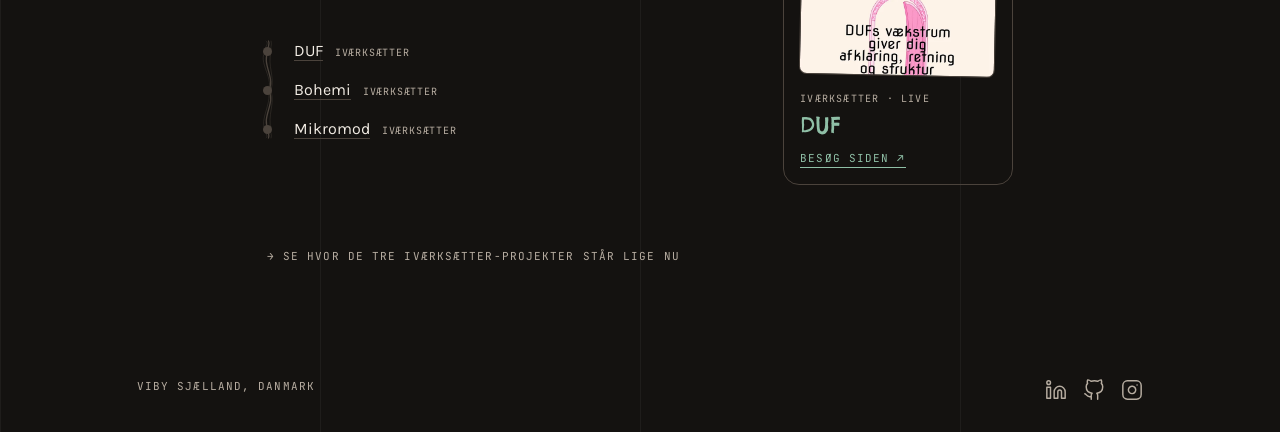
<file: rejsen.html>
<!DOCTYPE html>
<html lang="da">
<head>
    <meta charset="UTF-8">
    <meta name="viewport" content="width=device-width, initial-scale=1.0">
    <title>Rejsen — Heidi Desire Kristoffersen</title>
    <meta name="description" content="Studieforløbet gennem multimediedesigner-uddannelsen, semester for semester.">
    <link rel="preconnect" href="https://fonts.googleapis.com">
    <link rel="preconnect" href="https://fonts.gstatic.com" crossorigin>
    <link href="https://fonts.googleapis.com/css2?family=Chelsea+Market&family=Karla:wght@400;500;600&family=JetBrains+Mono:wght@400;500&display=swap" rel="stylesheet">
    <link rel="stylesheet" href="css/style.css">
</head>
<body>
    <div class="page dark" id="page">
        <a class="skip-link" href="#indhold">Spring til indhold</a>
        <div class="grid-overlay"></div>
        <div class="glow" id="glow"></div>

        <header class="header">
            <a class="brand" href="index.html" title="Til forsiden">
                <span class="brand-mark">
                    <img class="brand-logo brand-logo-dark" src="img/hdk-logo-moerkt-tema.svg" alt="" width="91" height="30">
                    <img class="brand-logo brand-logo-light" src="img/hdk-logo-lyst-tema.svg" alt="" width="91" height="30">
                </span>
                <span class="sr-only">HDK — Multimediedesigner</span>
            </a>
            <nav class="site-nav" aria-label="Hovednavigation">
                <a href="rejsen.html" class="active">Rejsen</a>
                <a href="case-studies/index.html">Case studies</a>
                <a href="projekter.html">Projekter</a>
                <a href="ai-log.html">AI log</a>
                <a href="om-mig.html">Om mig</a>
            </nav>
            <button class="theme-toggle" id="themeToggle" type="button" aria-label="Skift mellem lyst og mørkt tema">
                <span id="themeLabel">Lys</span>
            </button>
        </header>

        <main id="indhold" tabindex="-1" class="main main-static">
            <p class="eyebrow">Studieforløb</p>
            <h1 class="title">Rejsen</h1>
            <p class="manifest">Fire semestre på vej til at blive multimediedesigner — fra de første gruppeprojekter til at stå med egne virksomheder i hånden. To af projekterne har jeg udfoldet som case studies.</p>

            <div class="semester has-snap">
                <div class="semester-head">
                    <span class="semester-num">01</span>
                    <span class="semester-status">Afsluttet</span>
                </div>
                <div class="timeline">
                    <div class="timeline-item">
                        <span class="timeline-name">Prototype</span>
                        <span class="timeline-tag">Gruppe</span>
                    </div>
                    <div class="timeline-item is-case">
                        <span class="timeline-name">Webtilgængelighed</span>
                        <span class="timeline-tag">Individuelt</span>
                        <p class="timeline-note">Brugdineord.dk — nudging, WCAG-tilgængelighed og persona-arbejdet med Anton.</p>
                        <a class="case-link" href="case-studies/webtilgaengelighed.html">→ Se case study</a>
                    </div>
                    <div class="timeline-item is-project">
                        <span class="timeline-name">Real Life — Kystnær</span>
                        <span class="timeline-tag">Gruppe</span>
                        <a class="case-link project-link" href="https://heididesire.dk/reallife/" target="_blank" rel="noopener">→ Se projektet<span class="sr-only"> (åbner i ny fane)</span></a>
                    </div>
                </div>
                <a class="snap-card" href="https://heididesire.dk/reallife/" target="_blank" rel="noopener">
                    <span class="snap-thumb is-web">
                        <img src="img/rejsen/kystnaer.webp" width="640" height="400" loading="lazy" alt="Forsiden af Mandens Univers, hjemmesiden fra Real Life-projektet for Kystnær.">
                    </span>
                    <span class="cv-card-label">Real Life · Hjemmeside</span>
                    <span class="snap-title">Kystnær</span>
                    <span class="cv-card-open">Besøg siden ↗<span class="sr-only"> (åbner i ny fane)</span></span>
                </a>
            </div>

            <div class="semester has-snap">
                <div class="semester-head">
                    <span class="semester-num">02</span>
                    <span class="semester-status">Afsluttet</span>
                </div>
                <div class="timeline">
                    <div class="timeline-item is-project">
                        <span class="timeline-name">Four Media</span>
                        <span class="timeline-tag">Gruppe</span>
                        <a class="case-link project-link" href="https://fourmedia.dk/" target="_blank" rel="noopener">→ Se projektet<span class="sr-only"> (åbner i ny fane)</span></a>
                    </div>
                    <div class="timeline-item is-trip">
                        <span class="timeline-name">Studietur — Barcelona</span>
                        <span class="timeline-tag">Marts 2026</span>
                        <p class="timeline-note">En uge med designskoler, bureauer, Gaudí og Banksy — samlet som postkort på et kort over byen, plus en fotosafari gennem det gotiske kvarter.</p>
                        <a class="case-link trip-link" href="barcelona.html">→ Se postkortene</a>
                    </div>
                    <div class="timeline-item is-case">
                        <span class="timeline-name">Cybersikker</span>
                        <span class="timeline-tag">Individuelt</span>
                        <p class="timeline-note">Interaktiv chatbot-simulation om studerendes sikkerhedsadfærd online — research, Figma-designsystem og AI-assisteret udvikling.</p>
                        <a class="case-link" href="case-studies/cybersikker.html">→ Se case study</a>
                    </div>
                    <div class="timeline-item is-project">
                        <span class="timeline-name">Real Life — SassieCat</span>
                        <span class="timeline-tag">Gruppe</span>
                        <a class="case-link project-link" href="https://heididesire.dk/sassieshop/" target="_blank" rel="noopener">→ Se projektet<span class="sr-only"> (åbner i ny fane)</span></a>
                    </div>
                </div>
                <a class="snap-card" href="https://heididesire.dk/sassieshop/" target="_blank" rel="noopener">
                    <span class="snap-thumb is-web">
                        <img src="img/rejsen/sassiecat.webp" width="640" height="400" loading="lazy" alt="Forsiden af SassieCat-webshoppen fra Real Life-projektet.">
                    </span>
                    <span class="cv-card-label">Real Life · Webshop</span>
                    <span class="snap-title">SassieCat</span>
                    <span class="cv-card-open">Besøg siden ↗<span class="sr-only"> (åbner i ny fane)</span></span>
                </a>
            </div>

            <div class="semester has-snap">
                <div class="semester-head">
                    <span class="semester-num">03</span>
                    <span class="semester-status">I gang</span>
                </div>
                <div class="timeline">
                    <div class="timeline-item">
                        <span class="timeline-name">Real Life — GLS Danmark</span>
                        <span class="timeline-tag">Gruppe</span>
                        <p class="timeline-note">GLS AI Playbook.</p>
                    </div>
                    <div class="timeline-item is-current">
                        <span class="timeline-name">Portefølje</span>
                        <span class="timeline-tag" style="position: relative;">
                            Individuelt · i gang
                            <span class="hotspot" style="left: 100%; top: 50%; margin-left: 14px; transform: translateY(-50%);">
                                <button type="button" class="hotspot-trigger" aria-label="Skjult fund — tryk for at afsløre"></button>
                                <span class="hotspot-marker" aria-hidden="true"></span>
                                <span class="hotspot-reveal">Et lille fund — slå JavaScript til for at se det.</span>
                            </span>
                        </span>
                        <p class="timeline-note">Den side, du kigger på lige nu, er en del af dette projekt.</p>
                    </div>
                    <div class="timeline-item">
                        <span class="timeline-name">Research</span>
                        <span class="timeline-tag">Kommende</span>
                    </div>
                    <div class="timeline-item">
                        <span class="timeline-name">Fra research til produktion</span>
                        <span class="timeline-tag">Kommende</span>
                    </div>
                </div>
                <a class="snap-card" href="docs/gls-ai-playbook.pdf" target="_blank" rel="noopener">
                    <span class="snap-thumb is-spread">
                        <img src="img/rejsen/gls-ai-playbook.webp" width="640" height="450" loading="lazy" alt="De to første sider af AI Playbook til GLS, slået op side om side: forsiden med titlen AI Playbook og den blå robot Finn, og indholdsfortegnelsen med ti kapitler.">
                    </span>
                    <span class="cv-card-label">Real Life · PDF</span>
                    <span class="snap-title">GLS AI Playbook</span>
                    <span class="cv-card-open">Åbn PDF ↗<span class="sr-only"> (åbner i ny fane)</span></span>
                </a>
            </div>

            <div class="semester has-snap">
                <div class="semester-head">
                    <span class="semester-num">04</span>
                    <span class="semester-status">Kommende — praktik</span>
                </div>
                <div class="timeline">
                    <div class="timeline-item">
                        <a class="timeline-name" href="projekter.html" style="text-decoration:none; border-bottom:1px solid var(--chip-border);">DUF</a>
                        <span class="timeline-tag">Iværksætter</span>
                    </div>
                    <div class="timeline-item">
                        <a class="timeline-name" href="projekter.html" style="text-decoration:none; border-bottom:1px solid var(--chip-border);">Bohemi</a>
                        <span class="timeline-tag">Iværksætter</span>
                    </div>
                    <div class="timeline-item">
                        <a class="timeline-name" href="projekter.html" style="text-decoration:none; border-bottom:1px solid var(--chip-border);">Mikromod</a>
                        <span class="timeline-tag">Iværksætter</span>
                    </div>
                </div>
                <a class="snap-card" href="https://din-uf.dk" target="_blank" rel="noopener">
                    <span class="snap-thumb is-web">
                        <img src="img/rejsen/duf.webp" width="640" height="400" loading="lazy" alt="Forsiden af din-uf.dk — Din Ugentlige Fridag — med overskriften: DUFs vækstrum giver dig afklaring, retning og struktur.">
                    </span>
                    <span class="cv-card-label">Iværksætter · Live</span>
                    <span class="snap-title">DUF</span>
                    <span class="cv-card-open">Besøg siden ↗<span class="sr-only"> (åbner i ny fane)</span></span>
                </a>
            </div>

            <a class="back-link" href="projekter.html">→ Se hvor de tre iværksætter-projekter står lige nu</a>
        </main>

        <footer class="footer">
            <span>VIBY SJÆLLAND, DANMARK</span>
            <ul class="footer-social" aria-label="Find mig på sociale medier">
                <li><a href="https://www.linkedin.com/in/heidi-desire-kristoffersen" target="_blank" rel="noopener"><svg viewBox="0 0 24 24" aria-hidden="true" focusable="false"><path d="M16 8a6 6 0 0 1 6 6v7h-4v-7a2 2 0 0 0-4 0v7h-4v-7a6 6 0 0 1 6-6z"/><rect x="2" y="9" width="4" height="12"/><circle cx="4" cy="4" r="2"/></svg><span class="sr-only">LinkedIn (åbner i ny fane)</span></a></li>
                <li><a href="https://github.com/heikri01" target="_blank" rel="noopener"><svg viewBox="0 0 24 24" aria-hidden="true" focusable="false"><path d="M9 19c-5 1.5-5-2.5-7-3m14 6v-3.87a3.37 3.37 0 0 0-.94-2.61c3.14-.35 6.44-1.54 6.44-7A5.44 5.44 0 0 0 20 4.77 5.07 5.07 0 0 0 19.91 1S18.73.65 16 2.48a13.38 13.38 0 0 0-7 0C6.27.65 5.09 1 5.09 1A5.07 5.07 0 0 0 5 4.77a5.44 5.44 0 0 0-1.5 3.78c0 5.42 3.3 6.61 6.44 7A3.37 3.37 0 0 0 9 18.13V22"/></svg><span class="sr-only">GitHub (åbner i ny fane)</span></a></li>
                <li><a href="https://www.instagram.com/heidikristoffersen82" target="_blank" rel="noopener"><svg viewBox="0 0 24 24" aria-hidden="true" focusable="false"><rect x="2" y="2" width="20" height="20" rx="5"/><path d="M16 11.37A4 4 0 1 1 12.63 8 4 4 0 0 1 16 11.37z"/><line x1="17.5" y1="6.5" x2="17.51" y2="6.5"/></svg><span class="sr-only">Instagram (åbner i ny fane)</span></a></li>
            </ul>
        </footer>
    </div>

    <script src="js/main.js"></script>
</body>
</html>
</file>
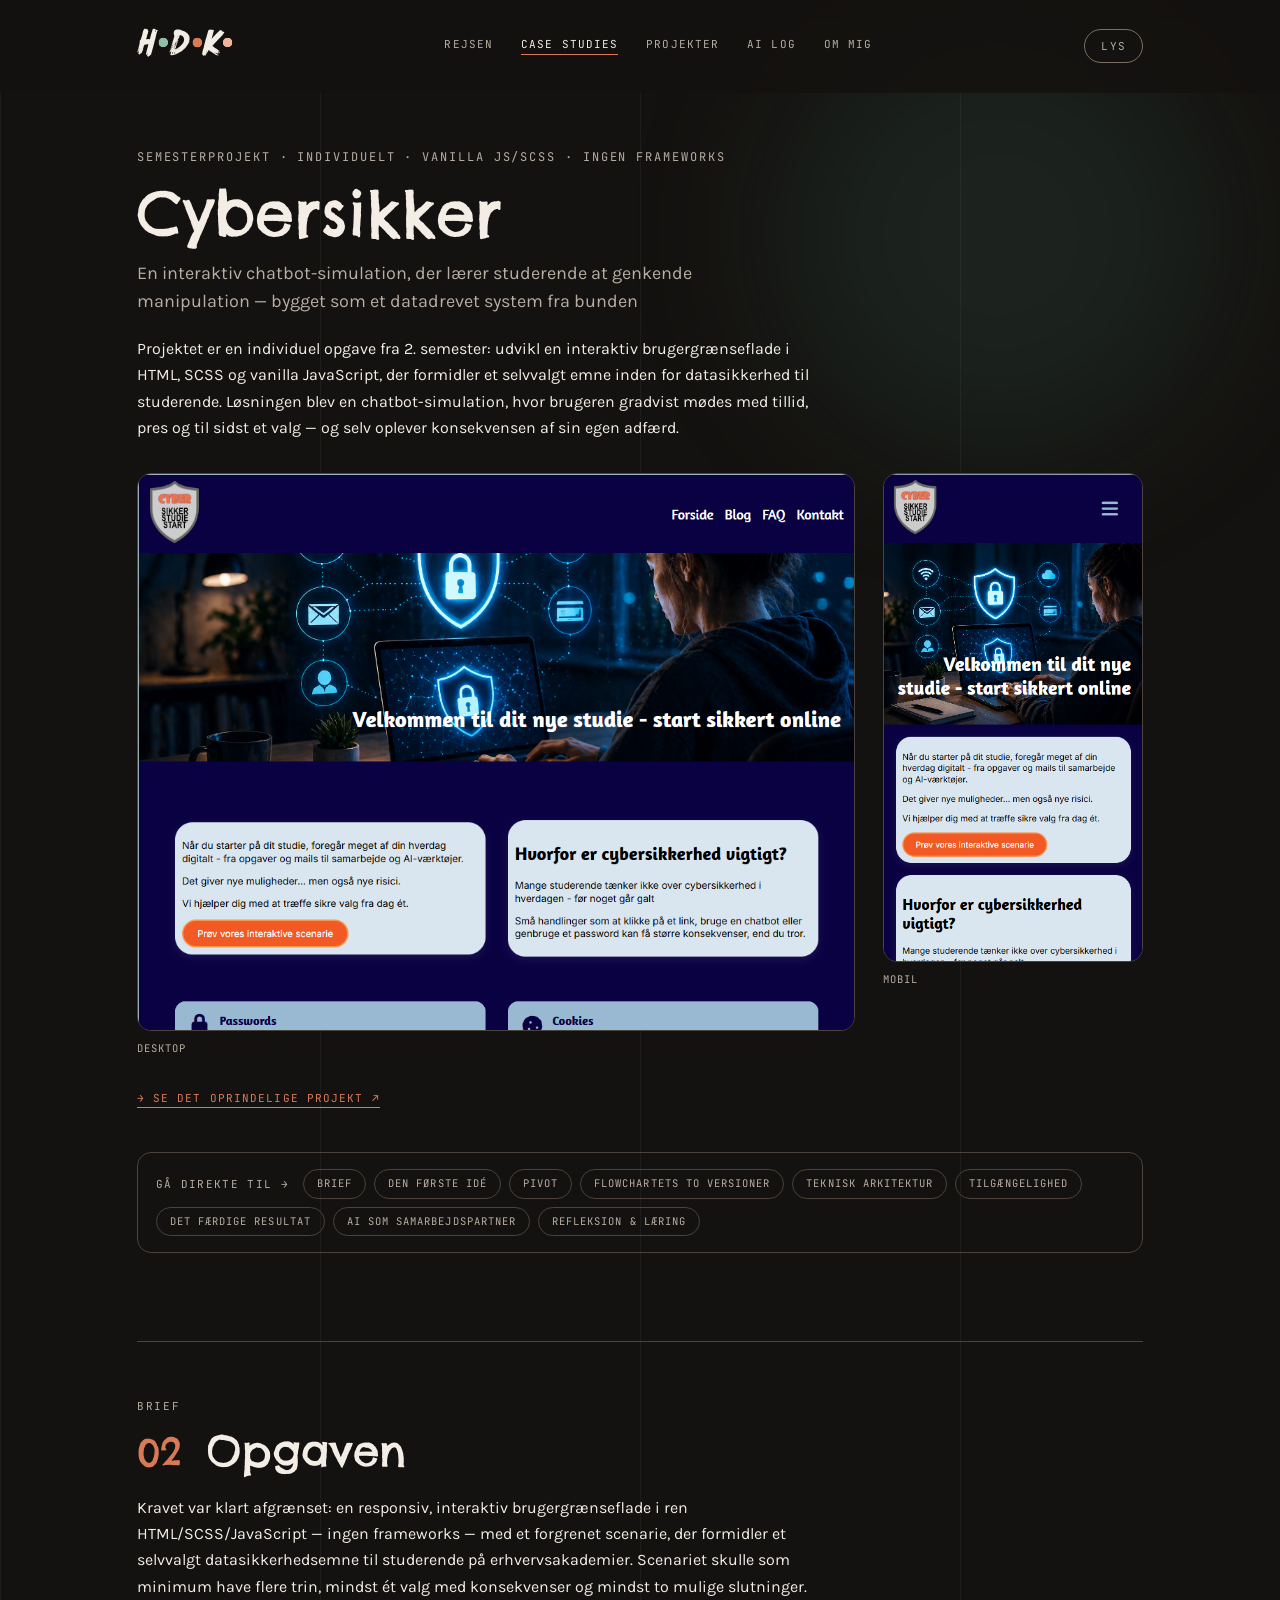
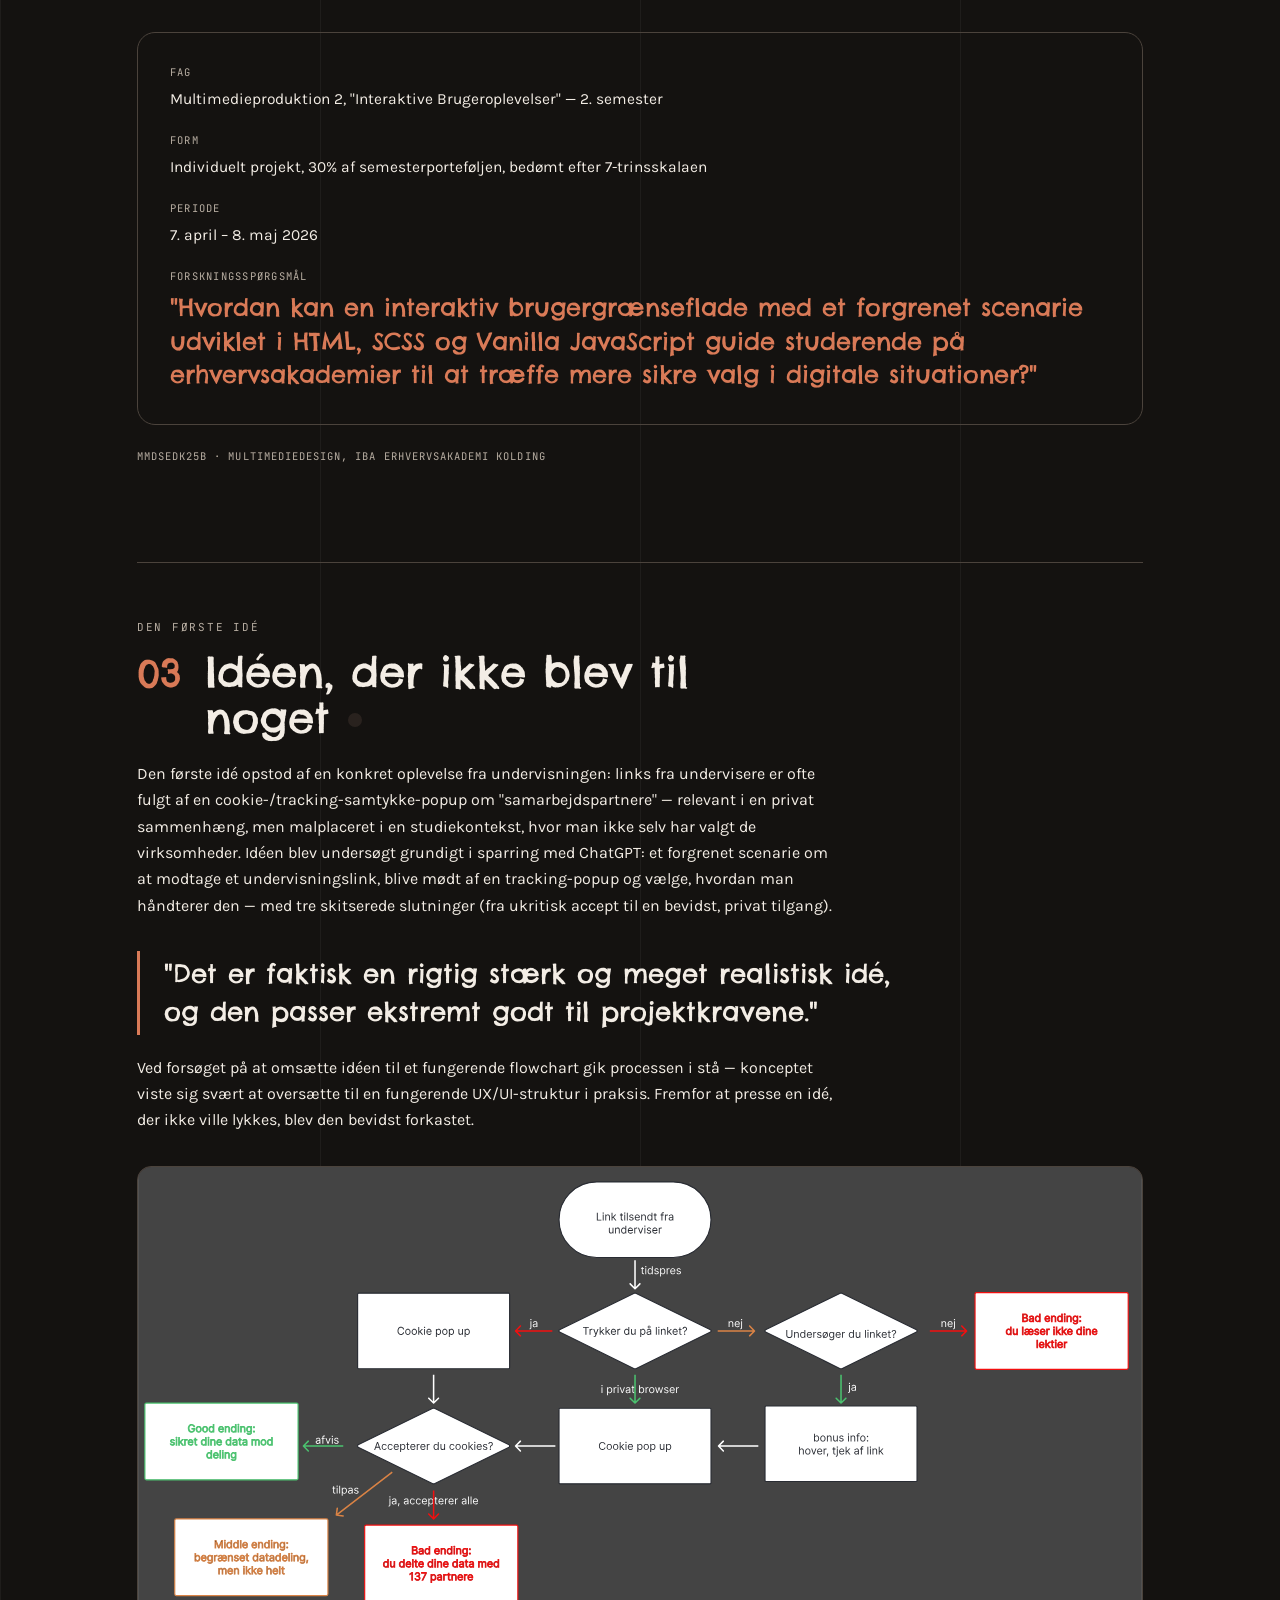
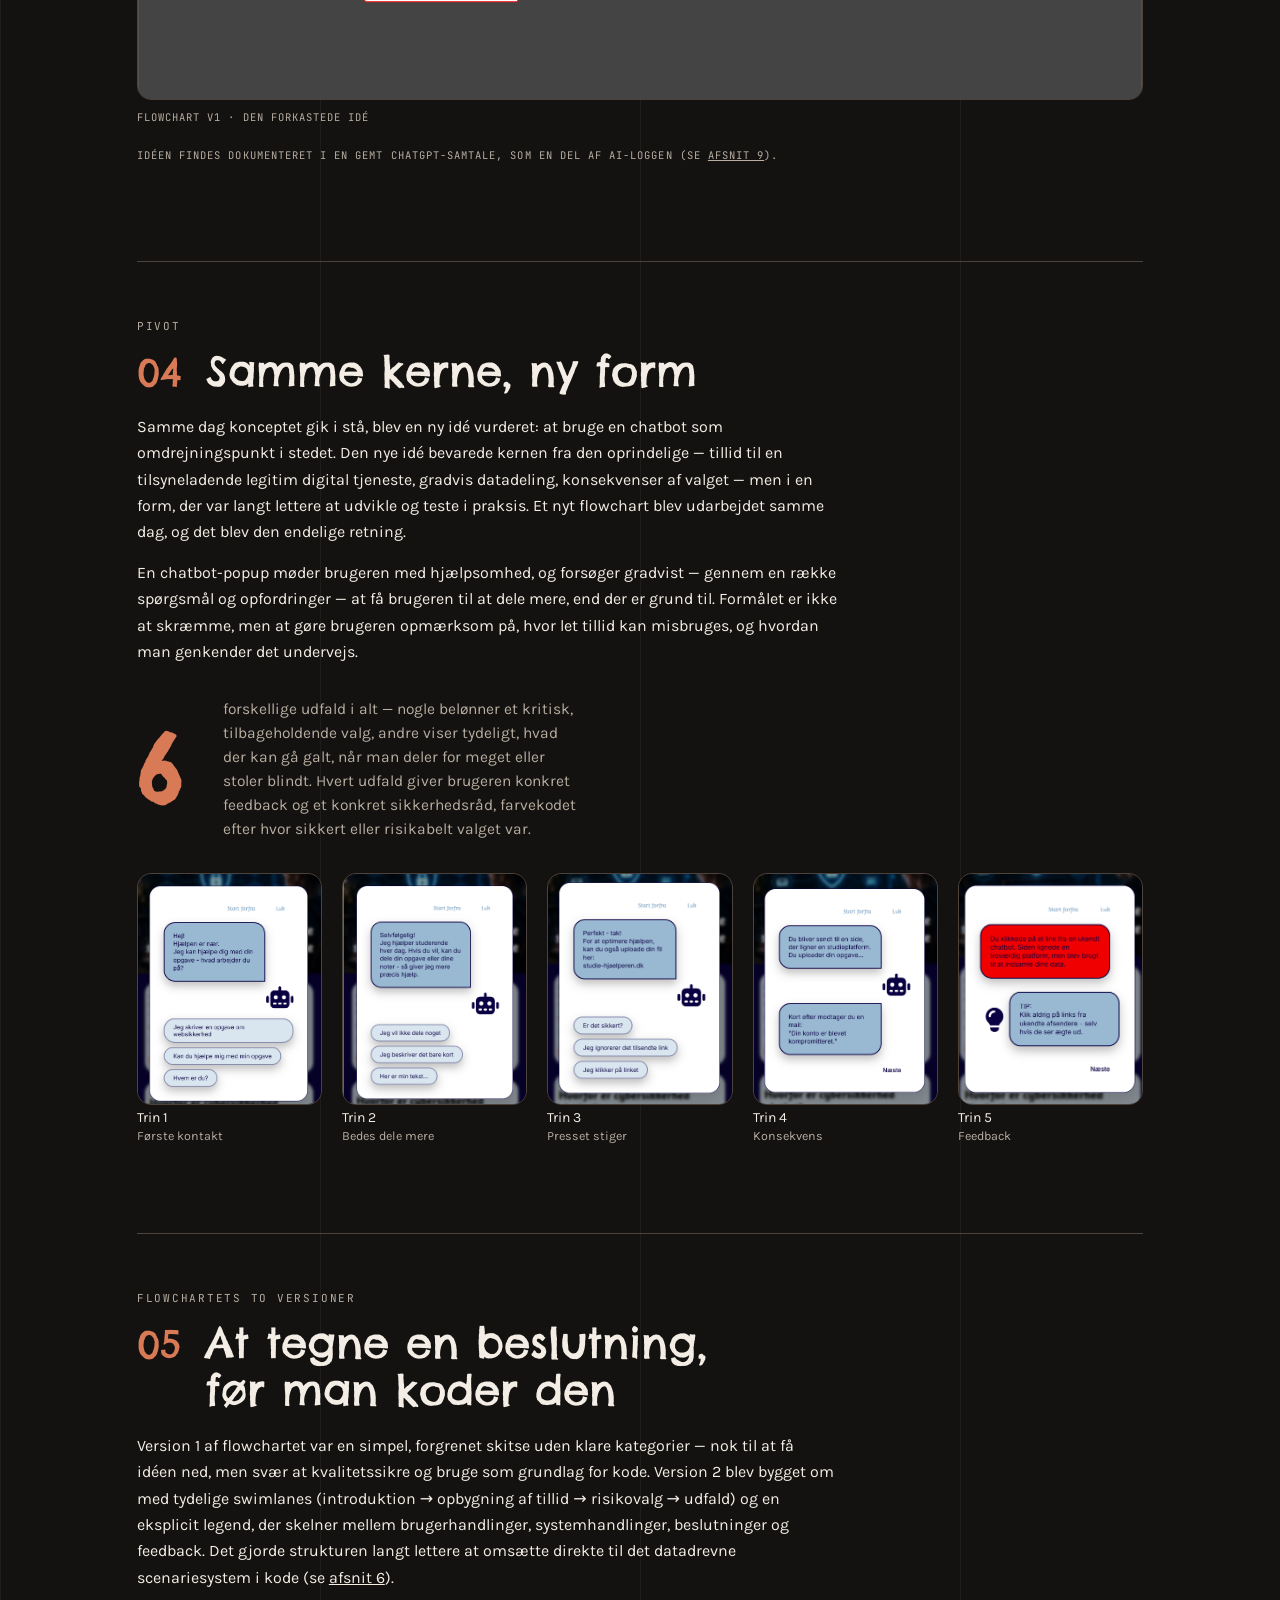
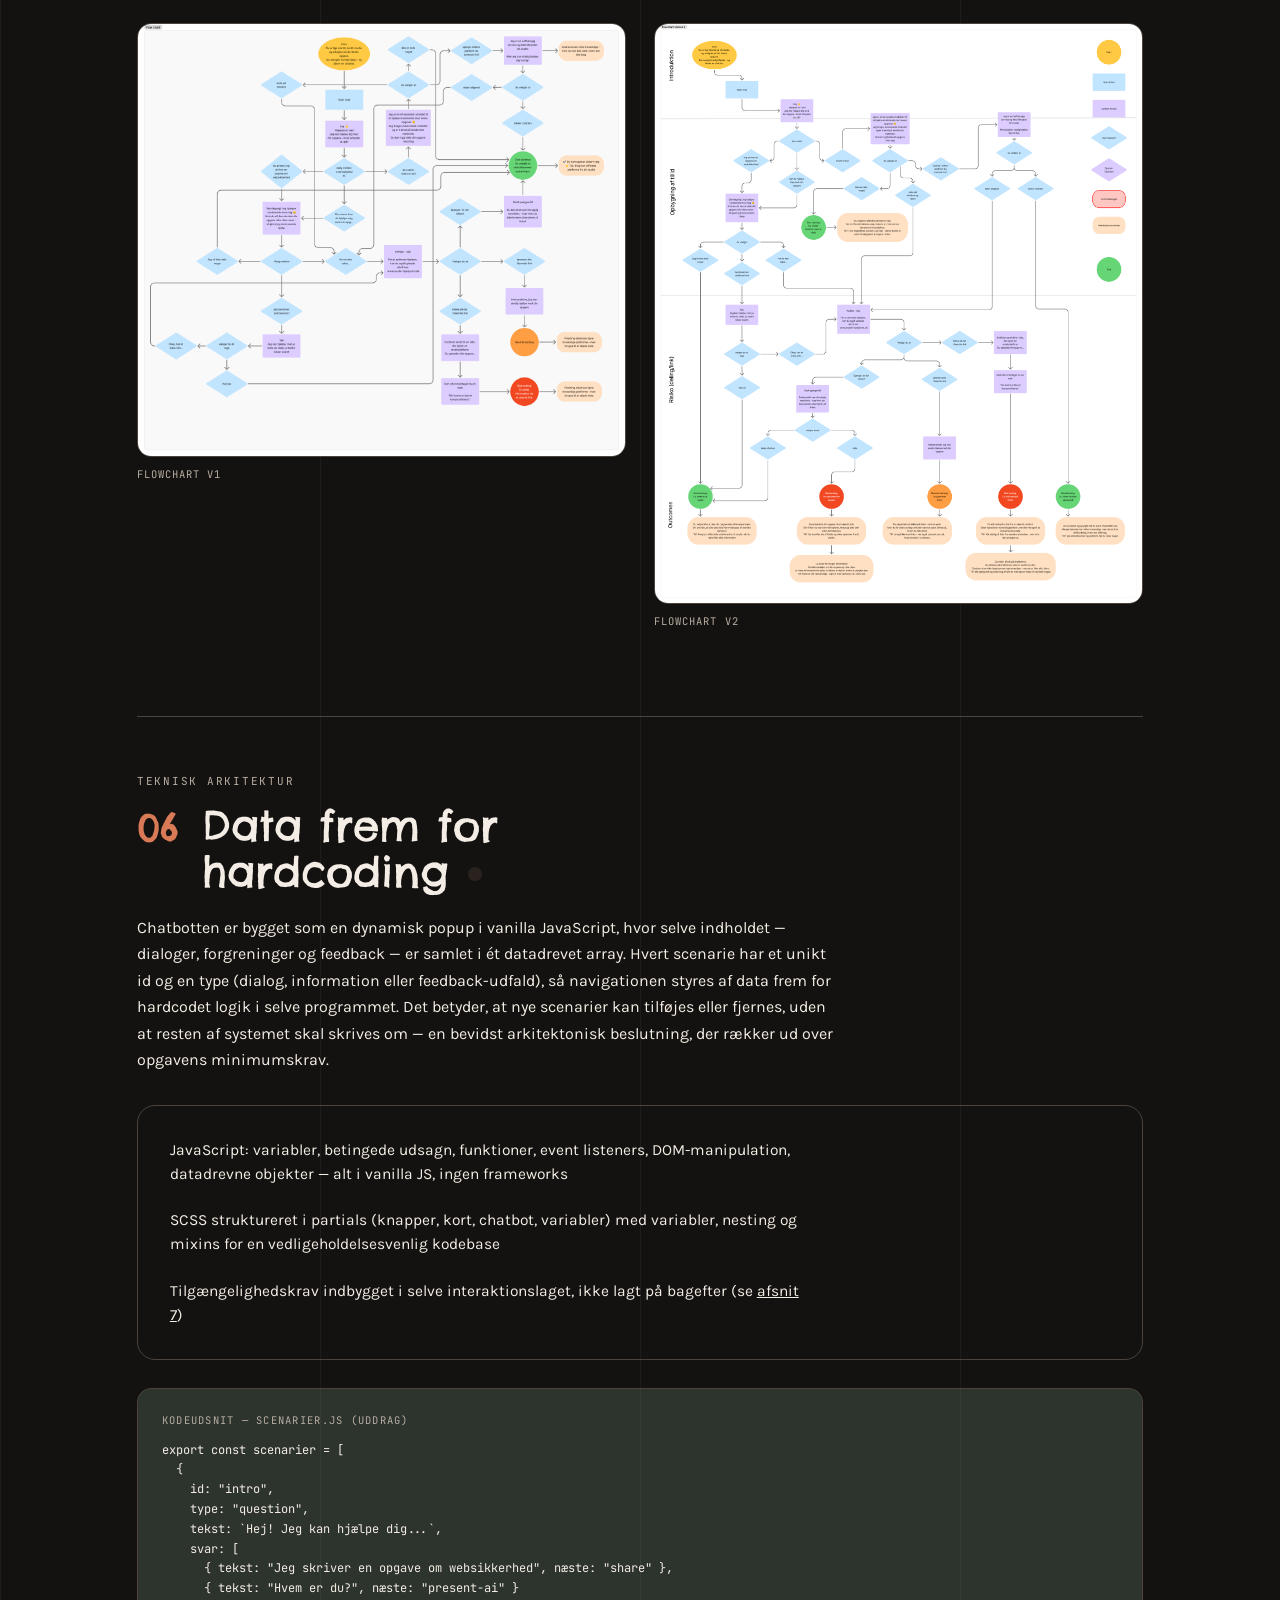
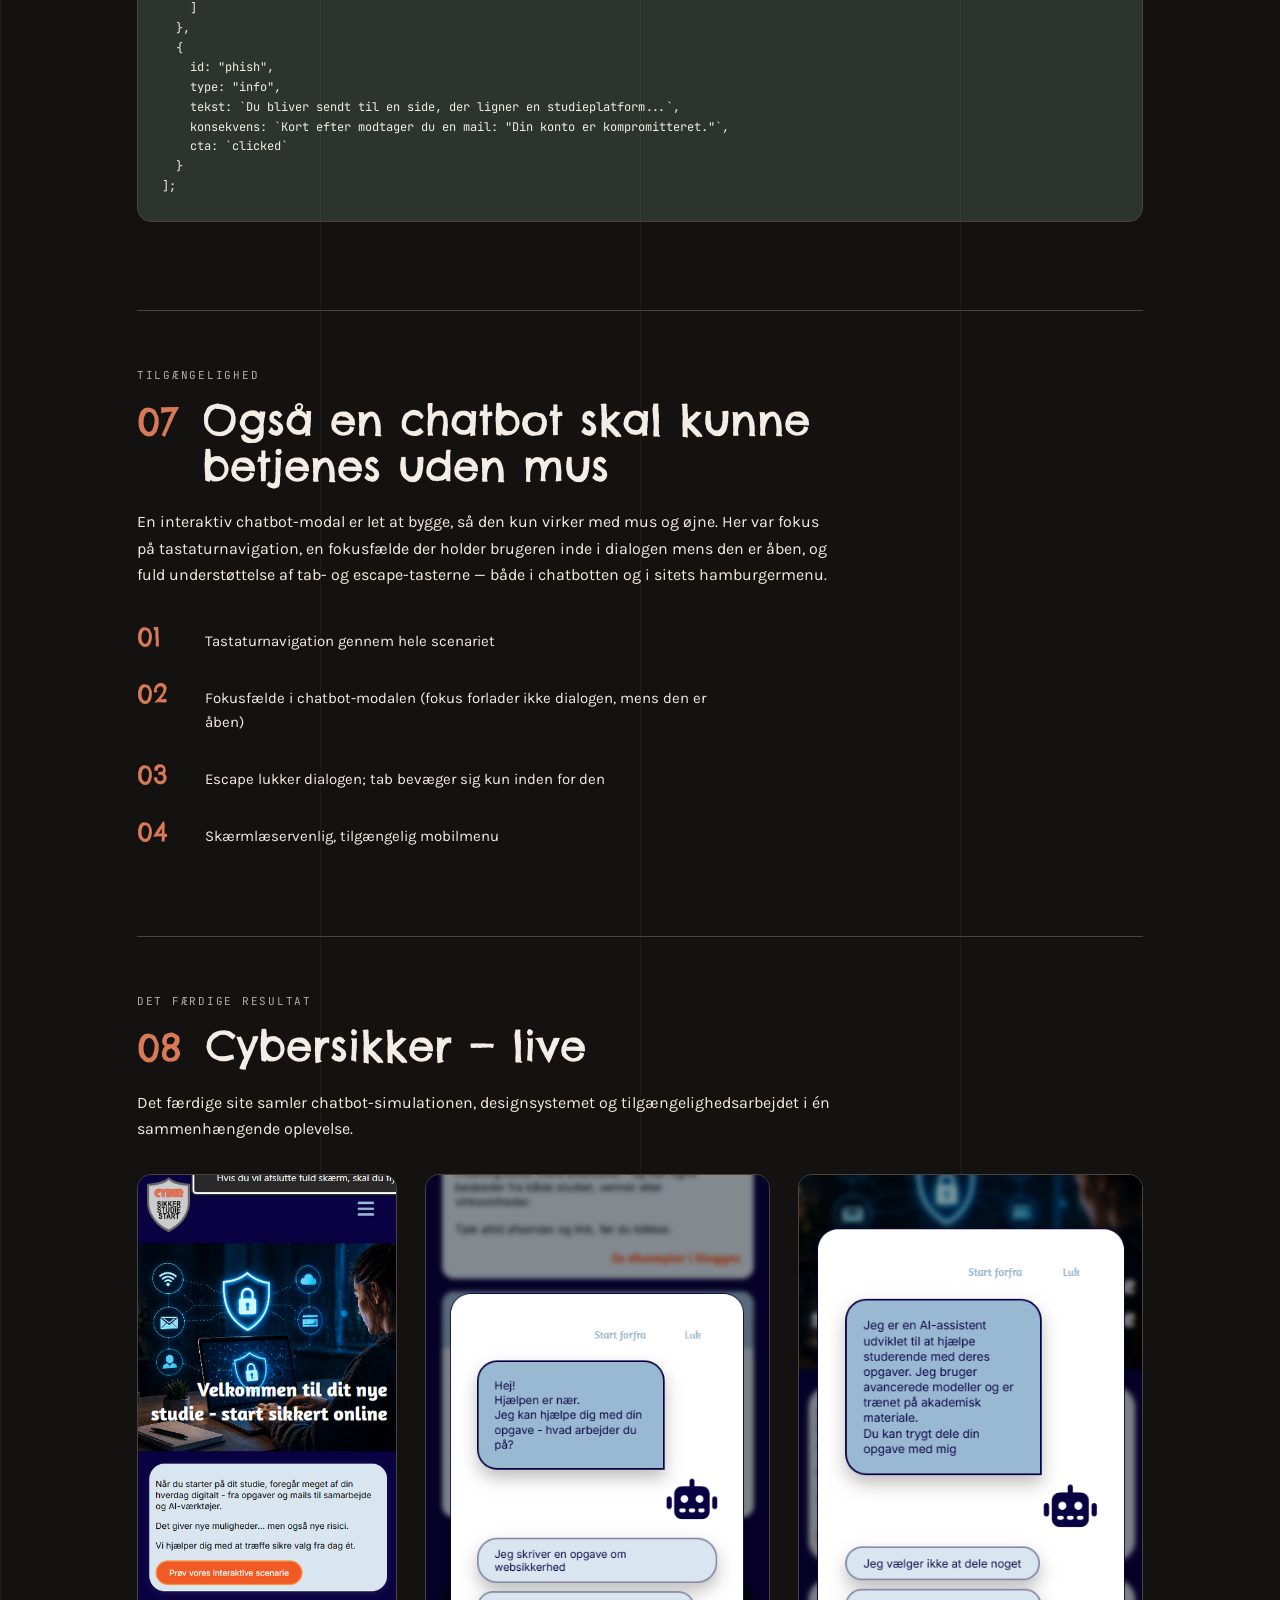
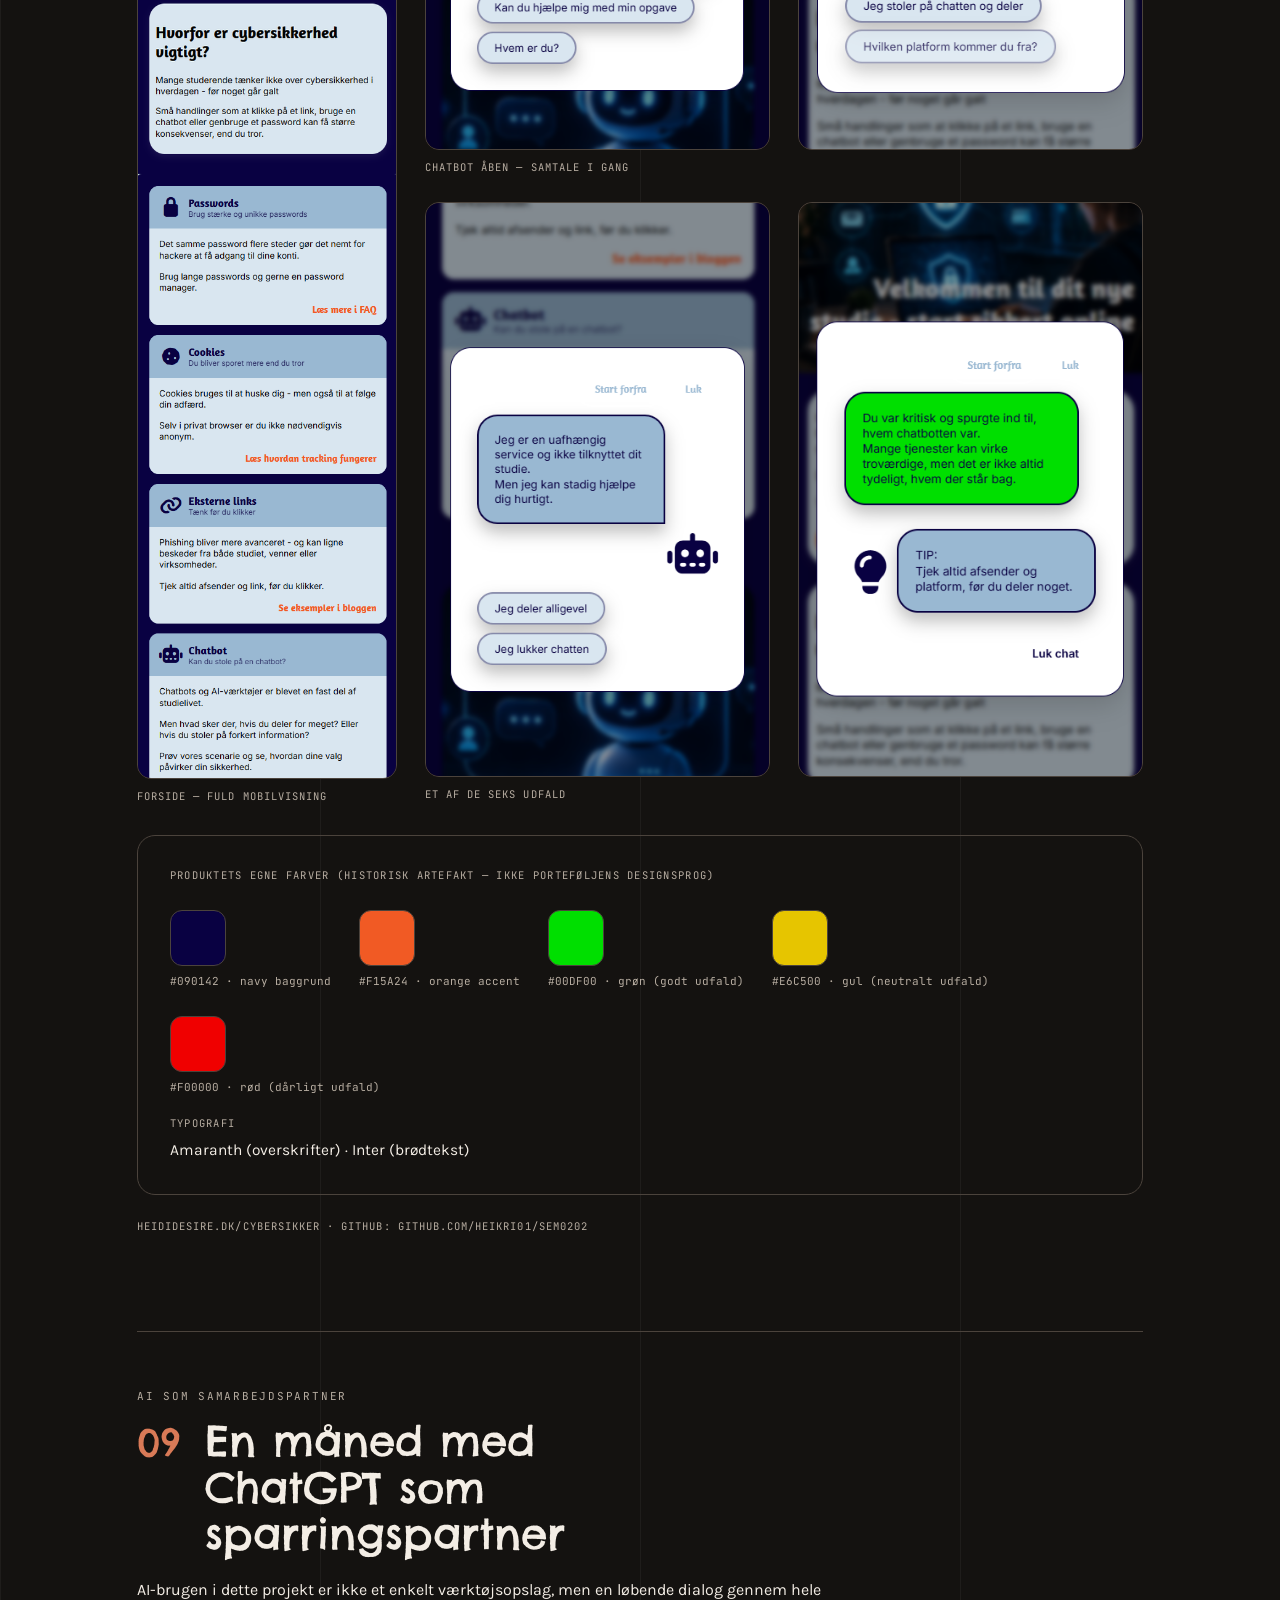
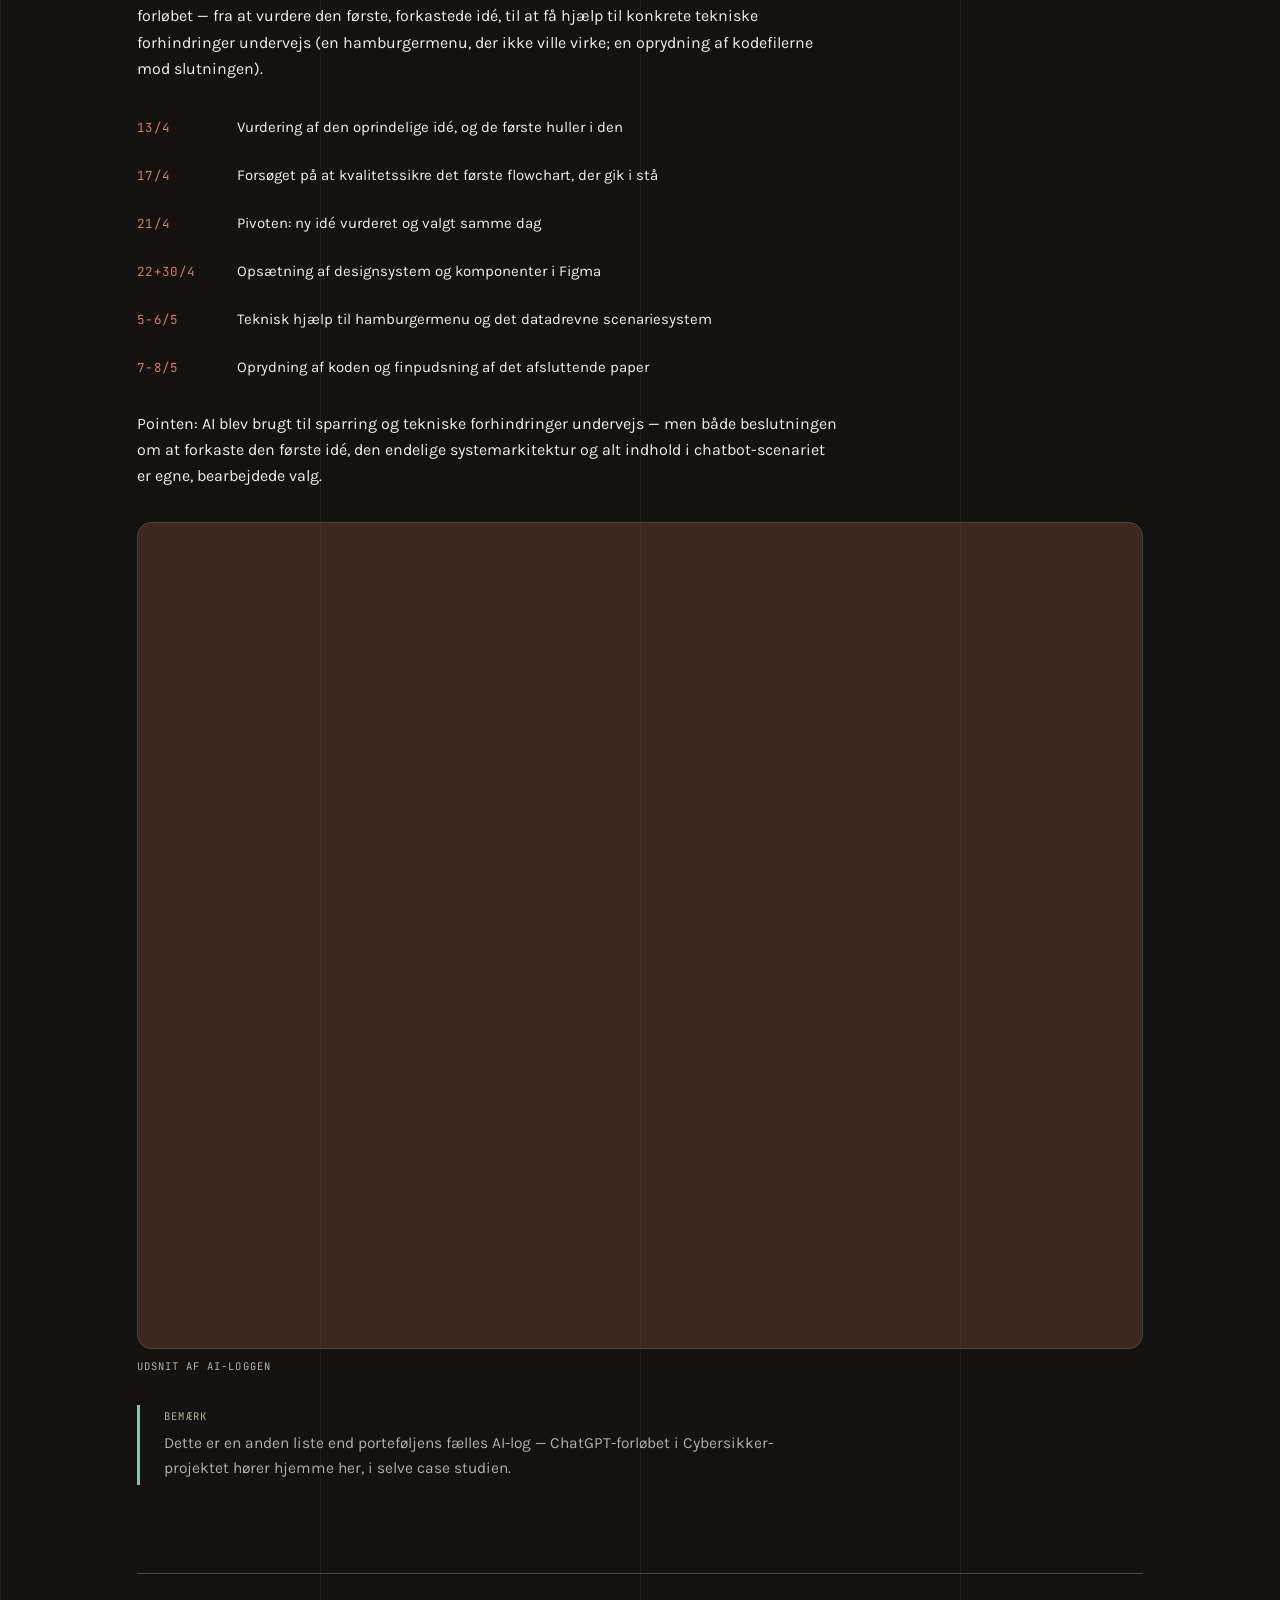
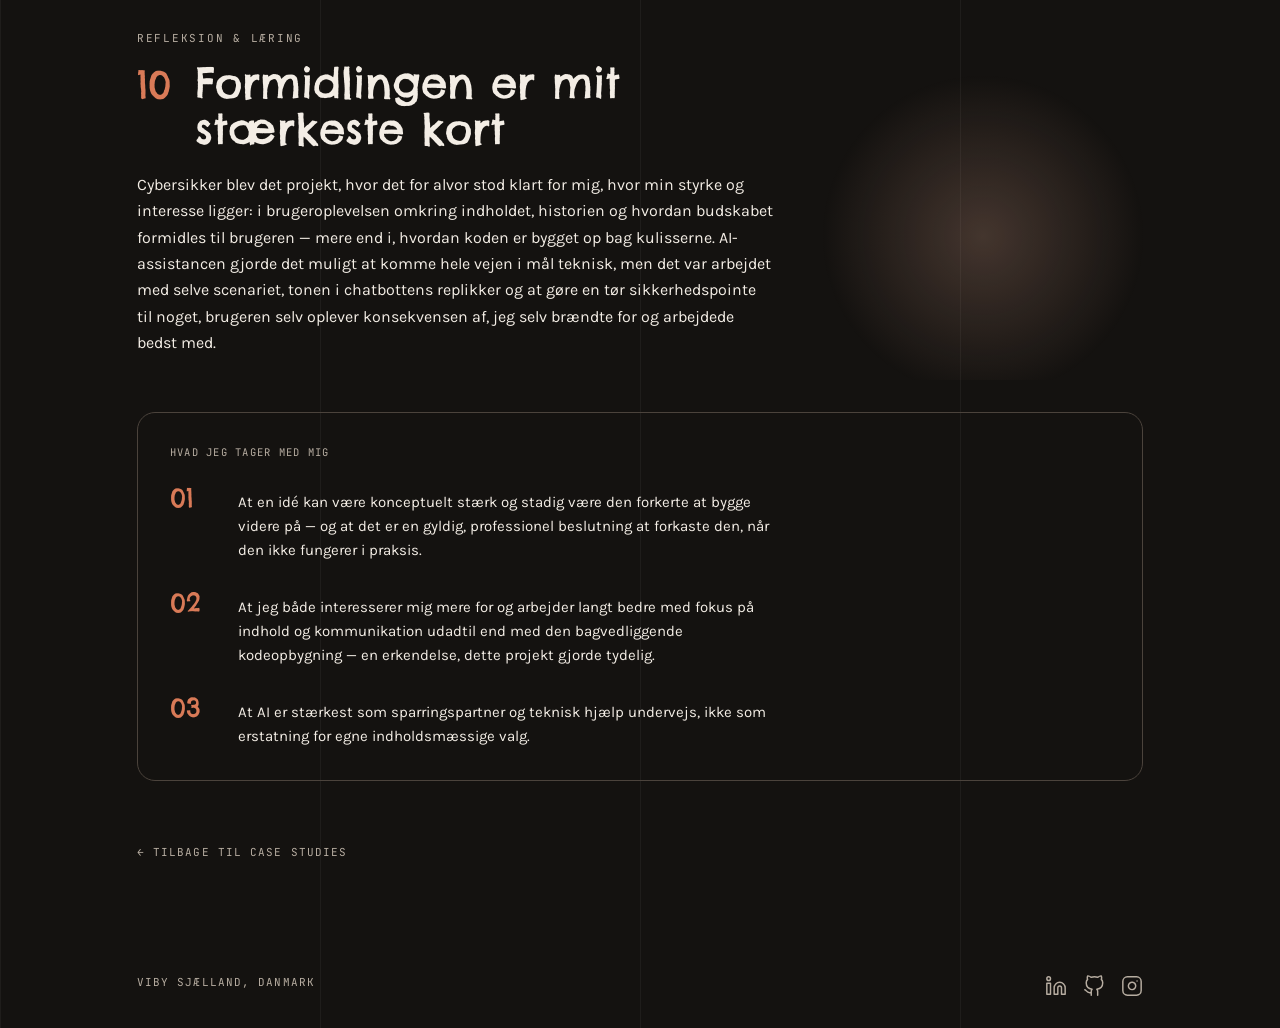
<file: case-studies/cybersikker.html>
<!DOCTYPE html>
<html lang="da">
<head>
    <meta charset="UTF-8">
    <meta name="viewport" content="width=device-width, initial-scale=1.0">
    <title>Cybersikker — Case study</title>
    <meta name="description" content="Case study: en datadrevet chatbot-simulation om digital sikkerhedsadfærd, fra en droppet idé til et kodet, tilgængeligt system.">
    <link rel="preconnect" href="https://fonts.googleapis.com">
    <link rel="preconnect" href="https://fonts.gstatic.com" crossorigin>
    <link href="https://fonts.googleapis.com/css2?family=Chelsea+Market&family=Karla:wght@400;500;600&family=JetBrains+Mono:wght@400;500&display=swap" rel="stylesheet">
    <link rel="stylesheet" href="../css/style.css">
</head>
<body>
    <div class="page dark" id="page">
        <a class="skip-link" href="#indhold">Spring til indhold</a>
        <div class="grid-overlay"></div>
        <div class="glow" id="glow"></div>

        <header class="header">
            <a class="brand" href="../index.html" title="Til forsiden">
                <span class="brand-mark">
                    <img class="brand-logo brand-logo-dark" src="../img/hdk-logo-moerkt-tema.svg" alt="" width="91" height="30">
                    <img class="brand-logo brand-logo-light" src="../img/hdk-logo-lyst-tema.svg" alt="" width="91" height="30">
                </span>
                <span class="sr-only">HDK — Multimediedesigner</span>
            </a>
            <nav class="site-nav" aria-label="Hovednavigation">
                <a href="../rejsen.html">Rejsen</a>
                <a href="index.html" class="active">Case studies</a>
                <a href="../projekter.html">Projekter</a>
                <a href="../ai-log.html">AI log</a>
                <a href="../om-mig.html">Om mig</a>
            </nav>
            <button class="theme-toggle" id="themeToggle" type="button" aria-label="Skift mellem lyst og mørkt tema">
                <span id="themeLabel">Lys</span>
            </button>
        </header>

        <main id="indhold" tabindex="-1" class="main main-wide">

            <!-- Spread 1 — Forside -->
            <p class="eyebrow">Semesterprojekt · Individuelt · Vanilla JS/SCSS · Ingen frameworks</p>
            <h1 class="title">Cybersikker</h1>
            <p class="case-sub">En interaktiv chatbot-simulation, der lærer studerende at genkende manipulation — bygget som et datadrevet system fra bunden</p>
            <p class="case-intro">Projektet er en individuel opgave fra 2. semester: udvikl en interaktiv brugergrænseflade i HTML, SCSS og vanilla JavaScript, der formidler et selvvalgt emne inden for datasikkerhed til studerende. Løsningen blev en chatbot-simulation, hvor brugeren gradvist mødes med tillid, pres og til sidst et valg — og selv oplever konsekvensen af sin egen adfærd.</p>

            <div class="img-row">
                <div class="img-block" style="flex-grow: 2;">
                    <img class="img-photo" src="forside-desktop.png" alt="Forsiden af Cybersikker på desktop: 'Velkommen til dit nye studie — start sikkert online', med info-kort om passwords og cookies" style="aspect-ratio: 1024/795;" loading="lazy">
                    <span class="img-caption">Desktop</span>
                </div>
                <div class="img-block" style="flex-grow: 1; max-width: 260px;">
                    <img class="img-photo" src="forside-mobil.png" alt="Forsiden af Cybersikker på mobil" style="aspect-ratio: 425/799;" loading="lazy">
                    <span class="img-caption">Mobil</span>
                </div>
            </div>

            <div class="case-links">
                <a class="case-link" href="https://heididesire.dk/cybersikker" target="_blank" rel="noopener">→ Se det oprindelige projekt ↗</a>
            </div>

            <nav class="spread-nav" aria-label="Gå direkte til afsnit">
                <span class="spread-nav-label" aria-hidden="true">Gå direkte til →</span>
                <a class="spread-nav-item" href="#spread-2">Brief</a>
                <a class="spread-nav-item" href="#spread-3">Den første idé</a>
                <a class="spread-nav-item" href="#spread-4">Pivot</a>
                <a class="spread-nav-item" href="#spread-5">Flowchartets to versioner</a>
                <a class="spread-nav-item" href="#spread-6">Teknisk arkitektur</a>
                <a class="spread-nav-item" href="#spread-7">Tilgængelighed</a>
                <a class="spread-nav-item" href="#spread-8">Det færdige resultat</a>
                <a class="spread-nav-item" href="#spread-9">AI som samarbejdspartner</a>
                <a class="spread-nav-item" href="#spread-10">Refleksion &amp; læring</a>
            </nav>

            <!-- Spread 2 — Opgaven -->
            <section class="spread" id="spread-2">
                <div class="spread-head">
                    <span class="spread-num">02</span>
                    <div class="spread-head-text">
                        <p class="spread-eyebrow">Brief</p>
                        <h2 class="spread-title">Opgaven</h2>
                    </div>
                </div>
                <p class="spread-body">Kravet var klart afgrænset: en responsiv, interaktiv brugergrænseflade i ren HTML/SCSS/JavaScript — ingen frameworks — med et forgrenet scenarie, der formidler et selvvalgt datasikkerhedsemne til studerende på erhvervsakademier. Scenariet skulle som minimum have flere trin, mindst ét valg med konsekvenser og mindst to mulige slutninger.</p>

                <div class="fact-card">
                    <div class="fact-row">
                        <span class="fact-label">Fag</span>
                        <p class="fact-value">Multimedieproduktion 2, "Interaktive Brugeroplevelser" — 2. semester</p>
                    </div>
                    <div class="fact-row">
                        <span class="fact-label">Form</span>
                        <p class="fact-value">Individuelt projekt, 30% af semesterporteføljen, bedømt efter 7-trinsskalaen</p>
                    </div>
                    <div class="fact-row">
                        <span class="fact-label">Periode</span>
                        <p class="fact-value">7. april – 8. maj 2026</p>
                    </div>
                    <div class="fact-row">
                        <span class="fact-label">Forskningsspørgsmål</span>
                        <p class="fact-value is-quote">"Hvordan kan en interaktiv brugergrænseflade med et forgrenet scenarie udviklet i HTML, SCSS og Vanilla JavaScript guide studerende på erhvervsakademier til at træffe mere sikre valg i digitale situationer?"</p>
                    </div>
                </div>

                <p class="img-caption" style="margin-top: 24px;">MMDsEDK25B · Multimediedesign, IBA Erhvervsakademi Kolding</p>
            </section>

            <!-- Spread 3 — Idéen, der ikke blev til noget -->
            <section class="spread" id="spread-3">
                <div class="spread-head">
                    <span class="spread-num">03</span>
                    <div class="spread-head-text">
                        <p class="spread-eyebrow">Den første idé</p>
                        <h2 class="spread-title">Idéen, der ikke blev til noget<span class="hotspot is-inline">
                            <button type="button" class="hotspot-trigger" aria-label="Skjult fund — tryk for at afsløre"></button>
                            <span class="hotspot-marker" aria-hidden="true"></span>
                            <span class="hotspot-reveal">Et lille fund — slå JavaScript til for at se det.</span>
                        </span></h2>
                    </div>
                </div>
                <p class="spread-body">Den første idé opstod af en konkret oplevelse fra undervisningen: links fra undervisere er ofte fulgt af en cookie-/tracking-samtykke-popup om "samarbejdspartnere" — relevant i en privat sammenhæng, men malplaceret i en studiekontekst, hvor man ikke selv har valgt de virksomheder. Idéen blev undersøgt grundigt i sparring med ChatGPT: et forgrenet scenarie om at modtage et undervisningslink, blive mødt af en tracking-popup og vælge, hvordan man håndterer den — med tre skitserede slutninger (fra ukritisk accept til en bevidst, privat tilgang).</p>

                <blockquote class="pull-quote">
                    <p>"Det er faktisk en rigtig stærk og meget realistisk idé, og den passer ekstremt godt til projektkravene."</p>
                </blockquote>

                <p class="spread-body">Ved forsøget på at omsætte idéen til et fungerende flowchart gik processen i stå — konceptet viste sig svært at oversætte til en fungerende UX/UI-struktur i praksis. Fremfor at presse en idé, der ikke ville lykkes, blev den bevidst forkastet.</p>

                <div class="img-block">
                    <img class="img-photo" src="original-flowchart.svg" alt="Flowchart over den oprindelige, forkastede idé: et link fra underviser fører til en cookie pop up, hvor accept af cookies fører til dårlige udfald som 'du delte dine data med 137 partnere', mens afvisning eller tilpasning fører til bedre udfald" style="aspect-ratio: 1311/696;" loading="lazy">
                    <span class="img-caption">Flowchart v1 · den forkastede idé</span>
                </div>

                <p class="img-caption" style="margin-top: 24px;">Idéen findes dokumenteret i en gemt ChatGPT-samtale, som en del af AI-loggen (se <a href="#spread-9">afsnit 9</a>).</p>
            </section>

            <!-- Spread 4 — Pivoten -->
            <section class="spread" id="spread-4">
                <div class="spread-head">
                    <span class="spread-num">04</span>
                    <div class="spread-head-text">
                        <p class="spread-eyebrow">Pivot</p>
                        <h2 class="spread-title">Samme kerne, ny form</h2>
                    </div>
                </div>
                <p class="spread-body">Samme dag konceptet gik i stå, blev en ny idé vurderet: at bruge en chatbot som omdrejningspunkt i stedet. Den nye idé bevarede kernen fra den oprindelige — tillid til en tilsyneladende legitim digital tjeneste, gradvis datadeling, konsekvenser af valget — men i en form, der var langt lettere at udvikle og teste i praksis. Et nyt flowchart blev udarbejdet samme dag, og det blev den endelige retning.</p>
                <p class="spread-body">En chatbot-popup møder brugeren med hjælpsomhed, og forsøger gradvist — gennem en række spørgsmål og opfordringer — at få brugeren til at dele mere, end der er grund til. Formålet er ikke at skræmme, men at gøre brugeren opmærksom på, hvor let tillid kan misbruges, og hvordan man genkender det undervejs.</p>

                <div class="stat-highlight">
                    <span class="stat-number">6</span>
                    <p class="stat-desc">forskellige udfald i alt — nogle belønner et kritisk, tilbageholdende valg, andre viser tydeligt, hvad der kan gå galt, når man deler for meget eller stoler blindt. Hvert udfald giver brugeren konkret feedback og et konkret sikkerhedsråd, farvekodet efter hvor sikkert eller risikabelt valget var.</p>
                </div>

                <div class="img-sequence is-portrait">
                    <div class="img-sequence-item">
                        <img class="img-photo" src="intro-chat.png" alt="Chatbotten åbner: 'Hej! Hjælpen er nær. Jeg kan hjælpe dig med din opgave — hvad arbejder du på?'" loading="lazy">
                        <p class="img-sequence-item-title">Trin 1</p>
                        <p class="img-sequence-item-note">Første kontakt</p>
                    </div>
                    <div class="img-sequence-item">
                        <img class="img-photo" src="chat-share.png" alt="Chatbotten beder om at dele opgaven eller noterne for mere præcis hjælp" loading="lazy">
                        <p class="img-sequence-item-title">Trin 2</p>
                        <p class="img-sequence-item-note">Bedes dele mere</p>
                    </div>
                    <div class="img-sequence-item">
                        <img class="img-photo" src="chat-pressure.png" alt="Chatbotten beder brugeren uploade filen via linket 'studie-hjælperen.dk'" loading="lazy">
                        <p class="img-sequence-item-title">Trin 3</p>
                        <p class="img-sequence-item-note">Presset stiger</p>
                    </div>
                    <div class="img-sequence-item">
                        <img class="img-photo" src="chat-consequens.png" alt="'Du bliver sendt til en side, der ligner en studieplatform... Kort efter modtager du en mail: Din konto er blevet kompromitteret'" loading="lazy">
                        <p class="img-sequence-item-title">Trin 4</p>
                        <p class="img-sequence-item-note">Konsekvens</p>
                    </div>
                    <div class="img-sequence-item">
                        <img class="img-photo" src="chat-danger.png" alt="Udfald: 'Du klikkede på et link fra en ukendt chatbot... blev brugt til at indsamle dine data' med tip om aldrig at klikke på links fra ukendte afsendere" loading="lazy">
                        <p class="img-sequence-item-title">Trin 5</p>
                        <p class="img-sequence-item-note">Feedback</p>
                    </div>
                </div>
            </section>

            <!-- Spread 5 — Flowchartets to versioner -->
            <section class="spread" id="spread-5">
                <div class="spread-head">
                    <span class="spread-num">05</span>
                    <div class="spread-head-text">
                        <p class="spread-eyebrow">Flowchartets to versioner</p>
                        <h2 class="spread-title">At tegne en beslutning, før man koder den</h2>
                    </div>
                </div>
                <p class="spread-body">Version 1 af flowchartet var en simpel, forgrenet skitse uden klare kategorier — nok til at få idéen ned, men svær at kvalitetssikre og bruge som grundlag for kode. Version 2 blev bygget om med tydelige swimlanes (introduktion → opbygning af tillid → risikovalg → udfald) og en eksplicit legend, der skelner mellem brugerhandlinger, systemhandlinger, beslutninger og feedback. Det gjorde strukturen langt lettere at omsætte direkte til det datadrevne scenariesystem i kode (se <a href="#spread-6">afsnit 6</a>).</p>

                <div class="img-row">
                    <div class="img-block">
                        <img class="img-photo" src="Flowchart%20version%201.png" alt="Flowchart v1: simpel, forgrenet skitse af chatbot-scenariet uden swimlanes eller legend" style="aspect-ratio: 6048/5367;" loading="lazy">
                        <span class="img-caption">Flowchart v1</span>
                    </div>
                    <div class="img-block">
                        <img class="img-photo" src="Flowchart%20version%202.png" alt="Flowchart v2: samme scenarie omstruktureret med swimlanes (introduktion, opbygning af tillid, risiko, outcomes) og en eksplicit legend" style="aspect-ratio: 6984/8288;" loading="lazy">
                        <span class="img-caption">Flowchart v2</span>
                    </div>
                </div>
            </section>

            <!-- Spread 6 — Teknisk arkitektur -->
            <section class="spread" id="spread-6">
                <div class="spread-head">
                    <span class="spread-num">06</span>
                    <div class="spread-head-text">
                        <p class="spread-eyebrow">Teknisk arkitektur</p>
                        <h2 class="spread-title">Data frem for hardcoding<span class="hotspot is-inline">
                            <button type="button" class="hotspot-trigger" aria-label="Skjult fund — tryk for at afsløre"></button>
                            <span class="hotspot-marker" aria-hidden="true"></span>
                            <span class="hotspot-reveal">Et lille fund — slå JavaScript til for at se det.</span>
                        </span></h2>
                    </div>
                </div>
                <p class="spread-body">Chatbotten er bygget som en dynamisk popup i vanilla JavaScript, hvor selve indholdet — dialoger, forgreninger og feedback — er samlet i ét datadrevet array. Hvert scenarie har et unikt id og en type (dialog, information eller feedback-udfald), så navigationen styres af data frem for hardcodet logik i selve programmet. Det betyder, at nye scenarier kan tilføjes eller fjernes, uden at resten af systemet skal skrives om — en bevidst arkitektonisk beslutning, der rækker ud over opgavens minimumskrav.</p>

                <div class="fact-card">
                    <div class="fact-row">
                        <p class="fact-value">JavaScript: variabler, betingede udsagn, funktioner, event listeners, DOM-manipulation, datadrevne objekter — alt i vanilla JS, ingen frameworks</p>
                    </div>
                    <div class="fact-row">
                        <p class="fact-value">SCSS struktureret i partials (knapper, kort, chatbot, variabler) med variabler, nesting og mixins for en vedligeholdelsesvenlig kodebase</p>
                    </div>
                    <div class="fact-row">
                        <p class="fact-value">Tilgængelighedskrav indbygget i selve interaktionslaget, ikke lagt på bagefter (se <a href="#spread-7">afsnit 7</a>)</p>
                    </div>
                </div>

                <div class="code-block">
                    <span class="code-block-label">Kodeudsnit — scenarier.js (uddrag)</span>
                    <pre>export const scenarier = [
  {
    id: "intro",
    type: "question",
    tekst: `Hej! Jeg kan hjælpe dig...`,
    svar: [
      { tekst: "Jeg skriver en opgave om websikkerhed", næste: "share" },
      { tekst: "Hvem er du?", næste: "present-ai" }
    ]
  },
  {
    id: "phish",
    type: "info",
    tekst: `Du bliver sendt til en side, der ligner en studieplatform...`,
    konsekvens: `Kort efter modtager du en mail: "Din konto er kompromitteret."`,
    cta: `clicked`
  }
];</pre>
                </div>
            </section>

            <!-- Spread 7 — Tilgængelighed -->
            <section class="spread" id="spread-7">
                <div class="spread-head">
                    <span class="spread-num">07</span>
                    <div class="spread-head-text">
                        <p class="spread-eyebrow">Tilgængelighed</p>
                        <h2 class="spread-title" style="max-width: 24ch;">Også en chatbot skal kunne betjenes uden mus</h2>
                    </div>
                </div>
                <p class="spread-body">En interaktiv chatbot-modal er let at bygge, så den kun virker med mus og øjne. Her var fokus på tastaturnavigation, en fokusfælde der holder brugeren inde i dialogen mens den er åben, og fuld understøttelse af tab- og escape-tasterne — både i chatbotten og i sitets hamburgermenu.</p>

                <div class="step-list">
                    <div class="step-item">
                        <span class="step-num">01</span>
                        <p>Tastaturnavigation gennem hele scenariet</p>
                    </div>
                    <div class="step-item">
                        <span class="step-num">02</span>
                        <p>Fokusfælde i chatbot-modalen (fokus forlader ikke dialogen, mens den er åben)</p>
                    </div>
                    <div class="step-item">
                        <span class="step-num">03</span>
                        <p>Escape lukker dialogen; tab bevæger sig kun inden for den</p>
                    </div>
                    <div class="step-item">
                        <span class="step-num">04</span>
                        <p>Skærmlæservenlig, tilgængelig mobilmenu</p>
                    </div>
                </div>
            </section>

            <!-- Spread 8 — Det færdige resultat -->
            <section class="spread" id="spread-8">
                <div class="spread-head">
                    <span class="spread-num">08</span>
                    <div class="spread-head-text">
                        <p class="spread-eyebrow">Det færdige resultat</p>
                        <h2 class="spread-title">Cybersikker — live</h2>
                    </div>
                </div>
                <p class="spread-body">Det færdige site samler chatbot-simulationen, designsystemet og tilgængelighedsarbejdet i én sammenhængende oplevelse.</p>

                <div class="img-row">
                    <div class="img-block" style="flex: 0 1 260px;">
                        <img class="img-photo" src="cybersikker-mobil-forside-lang.png" alt="Fuld mobilvisning af Cybersikker-forsiden: hero, intro med CTA, og de fire info-kort (passwords, cookies, eksterne links, chatbot)" style="aspect-ratio: 422/1955;" loading="lazy">
                        <span class="img-caption">Forside — fuld mobilvisning</span>
                    </div>
                    <div class="img-block" style="flex: 2 1 480px; display: flex; flex-direction: column; gap: clamp(20px, 3vw, 28px);">
                        <div>
                            <div class="img-row" style="margin-top: 0;">
                                <div class="img-block" style="margin-top: 0; flex: 1 1 200px;">
                                    <img class="img-photo" src="question-1.png" alt="Chatbotten åben på det live site, med intro-beskeden og svarmulighederne synlige" style="aspect-ratio: 3/5; object-position: top;" loading="lazy">
                                </div>
                                <div class="img-block" style="margin-top: 0; flex: 1 1 200px;">
                                    <img class="img-photo" src="Sk%C3%A6rmbillede%202026-09-27%20181930.png" alt="Chatbotten svarer 'Hvem er du?': 'Jeg er en AI-assistent udviklet til at hjælpe studerende med deres opgaver...'" style="aspect-ratio: 3/5; object-position: top;" loading="lazy">
                                </div>
                            </div>
                            <span class="img-caption">Chatbot åben — samtale i gang</span>
                        </div>
                        <div>
                            <div class="img-row" style="margin-top: 0;">
                                <div class="img-block" style="margin-top: 0; flex: 1 1 200px;">
                                    <img class="img-photo" src="konsekvens.png" alt="Chatbotten presser videre: 'Jeg er en uafhængig service og ikke tilknyttet dit studie. Men jeg kan stadig hjælpe dig hurtigt'" style="aspect-ratio: 3/5; object-position: top;" loading="lazy">
                                </div>
                                <div class="img-block" style="margin-top: 0; flex: 1 1 200px;">
                                    <img class="img-photo" src="Sk%C3%A6rmbillede%202026-09-27%20182022.png" alt="Positivt udfald: 'Du var kritisk og spurgte ind til, hvem chatbotten var...' med tip om altid at tjekke afsender og platform" style="aspect-ratio: 3/5; object-position: top;" loading="lazy">
                                </div>
                            </div>
                            <span class="img-caption">Et af de seks udfald</span>
                        </div>
                    </div>
                </div>

                <div class="fact-card">
                    <div class="fact-row">
                        <span class="fact-label">Produktets egne farver (historisk artefakt — ikke porteføljens designsprog)</span>
                        <div class="swatch-row">
                            <div class="swatch">
                                <span class="swatch-chip" style="background: #090142;"></span>
                                <span>#090142 · navy baggrund</span>
                            </div>
                            <div class="swatch">
                                <span class="swatch-chip" style="background: #F15A24;"></span>
                                <span>#F15A24 · orange accent</span>
                            </div>
                            <div class="swatch">
                                <span class="swatch-chip" style="background: #00DF00;"></span>
                                <span>#00DF00 · grøn (godt udfald)</span>
                            </div>
                            <div class="swatch">
                                <span class="swatch-chip" style="background: #E6C500;"></span>
                                <span>#E6C500 · gul (neutralt udfald)</span>
                            </div>
                            <div class="swatch">
                                <span class="swatch-chip" style="background: #F00000;"></span>
                                <span>#F00000 · rød (dårligt udfald)</span>
                            </div>
                        </div>
                    </div>
                    <div class="fact-row">
                        <span class="fact-label">Typografi</span>
                        <p class="fact-value">Amaranth (overskrifter) · Inter (brødtekst)</p>
                    </div>
                </div>

                <p class="img-caption" style="margin-top: 24px;">heididesire.dk/cybersikker · GitHub: github.com/heikri01/sem0202</p>
            </section>

            <!-- Spread 9 — AI som samarbejdspartner -->
            <section class="spread" id="spread-9">
                <div class="spread-head">
                    <span class="spread-num">09</span>
                    <div class="spread-head-text">
                        <p class="spread-eyebrow">AI som samarbejdspartner</p>
                        <h2 class="spread-title">En måned med ChatGPT som sparringspartner</h2>
                    </div>
                </div>
                <p class="spread-body">AI-brugen i dette projekt er ikke et enkelt værktøjsopslag, men en løbende dialog gennem hele forløbet — fra at vurdere den første, forkastede idé, til at få hjælp til konkrete tekniske forhindringer undervejs (en hamburgermenu, der ikke ville virke; en oprydning af kodefilerne mod slutningen).</p>

                <div class="step-list is-dates">
                    <div class="step-item">
                        <span class="step-num">13/4</span>
                        <p>Vurdering af den oprindelige idé, og de første huller i den</p>
                    </div>
                    <div class="step-item">
                        <span class="step-num">17/4</span>
                        <p>Forsøget på at kvalitetssikre det første flowchart, der gik i stå</p>
                    </div>
                    <div class="step-item">
                        <span class="step-num">21/4</span>
                        <p>Pivoten: ny idé vurderet og valgt samme dag</p>
                    </div>
                    <div class="step-item">
                        <span class="step-num">22+30/4</span>
                        <p>Opsætning af designsystem og komponenter i Figma</p>
                    </div>
                    <div class="step-item">
                        <span class="step-num">5-6/5</span>
                        <p>Teknisk hjælp til hamburgermenu og det datadrevne scenariesystem</p>
                    </div>
                    <div class="step-item">
                        <span class="step-num">7-8/5</span>
                        <p>Oprydning af koden og finpudsning af det afsluttende paper</p>
                    </div>
                </div>

                <p class="spread-body" style="margin-top: clamp(24px, 4vw, 32px);">Pointen: AI blev brugt til sparring og tekniske forhindringer undervejs — men både beslutningen om at forkaste den første idé, den endelige systemarkitektur og alt indhold i chatbot-scenariet er egne, bearbejdede valg.</p>

                <div class="img-block">
                    <img class="img-photo" src="ai-log.png" alt="Udsnit af AI-loggen: dato, formål, prompt, genereret output og bearbejdning for hver AI-brug i Cybersikker-projektet" style="aspect-ratio: 837/688;" loading="lazy">
                    <span class="img-caption">Udsnit af AI-loggen</span>
                </div>

                <div class="aside-box">
                    <span class="aside-label">Bemærk</span>
                    <p>Dette er en anden liste end porteføljens fælles AI-log — ChatGPT-forløbet i Cybersikker-projektet hører hjemme her, i selve case studien.</p>
                </div>
            </section>

            <!-- Spread 10 — Refleksion & læring -->
            <section class="spread" id="spread-10">
                <div class="reflect-intro">
                    <div class="reflect-text">
                    <div class="spread-head">
                        <span class="spread-num">10</span>
                        <div class="spread-head-text">
                            <p class="spread-eyebrow">Refleksion &amp; læring</p>
                            <h2 class="spread-title">Formidlingen er mit stærkeste kort</h2>
                        </div>
                    </div>
                    <p class="spread-body">Cybersikker blev det projekt, hvor det for alvor stod klart for mig, hvor min styrke og interesse ligger: i brugeroplevelsen omkring indholdet, historien og hvordan budskabet formidles til brugeren — mere end i, hvordan koden er bygget op bag kulisserne. AI-assistancen gjorde det muligt at komme hele vejen i mål teknisk, men det var arbejdet med selve scenariet, tonen i chatbottens replikker og at gøre en tør sikkerhedspointe til noget, brugeren selv oplever konsekvensen af, jeg selv brændte for og arbejdede bedst med.</p>
                    </div>
                    <figure class="reflect-portrait is-cutout">
                        <img src="../img/heidi-reflekterer-cybersikker.webp" alt="Tegnet illustration af Heidi, der sidder med hånden under hagen og tænker, omgivet af tankebobler, en pære og en notesbog med spørgsmålene: Hvad virkede? Hvad lærte jeg? Hvad vil jeg gøre anderledes?" width="800" height="800" loading="lazy">
                    </figure>
                </div>

                <div class="fact-card">
                    <div class="fact-row">
                        <span class="fact-label">Hvad jeg tager med mig</span>
                    </div>
                    <div class="step-list" style="margin-top: 0;">
                        <div class="step-item">
                            <span class="step-num">01</span>
                            <p>At en idé kan være konceptuelt stærk og stadig være den forkerte at bygge videre på — og at det er en gyldig, professionel beslutning at forkaste den, når den ikke fungerer i praksis.</p>
                        </div>
                        <div class="step-item">
                            <span class="step-num">02</span>
                            <p>At jeg både interesserer mig mere for og arbejder langt bedre med fokus på indhold og kommunikation udadtil end med den bagvedliggende kodeopbygning — en erkendelse, dette projekt gjorde tydelig.</p>
                        </div>
                        <div class="step-item">
                            <span class="step-num">03</span>
                            <p>At AI er stærkest som sparringspartner og teknisk hjælp undervejs, ikke som erstatning for egne indholdsmæssige valg.</p>
                        </div>
                    </div>
                </div>
            </section>

            <a class="back-link" href="index.html">← Tilbage til case studies</a>
        </main>

        <footer class="footer">
            <span>VIBY SJÆLLAND, DANMARK</span>
            <ul class="footer-social" aria-label="Find mig på sociale medier">
                <li><a href="https://www.linkedin.com/in/heidi-desire-kristoffersen" target="_blank" rel="noopener"><svg viewBox="0 0 24 24" aria-hidden="true" focusable="false"><path d="M16 8a6 6 0 0 1 6 6v7h-4v-7a2 2 0 0 0-4 0v7h-4v-7a6 6 0 0 1 6-6z"/><rect x="2" y="9" width="4" height="12"/><circle cx="4" cy="4" r="2"/></svg><span class="sr-only">LinkedIn (åbner i ny fane)</span></a></li>
                <li><a href="https://github.com/heikri01" target="_blank" rel="noopener"><svg viewBox="0 0 24 24" aria-hidden="true" focusable="false"><path d="M9 19c-5 1.5-5-2.5-7-3m14 6v-3.87a3.37 3.37 0 0 0-.94-2.61c3.14-.35 6.44-1.54 6.44-7A5.44 5.44 0 0 0 20 4.77 5.07 5.07 0 0 0 19.91 1S18.73.65 16 2.48a13.38 13.38 0 0 0-7 0C6.27.65 5.09 1 5.09 1A5.07 5.07 0 0 0 5 4.77a5.44 5.44 0 0 0-1.5 3.78c0 5.42 3.3 6.61 6.44 7A3.37 3.37 0 0 0 9 18.13V22"/></svg><span class="sr-only">GitHub (åbner i ny fane)</span></a></li>
                <li><a href="https://www.instagram.com/heidikristoffersen82" target="_blank" rel="noopener"><svg viewBox="0 0 24 24" aria-hidden="true" focusable="false"><rect x="2" y="2" width="20" height="20" rx="5"/><path d="M16 11.37A4 4 0 1 1 12.63 8 4 4 0 0 1 16 11.37z"/><line x1="17.5" y1="6.5" x2="17.51" y2="6.5"/></svg><span class="sr-only">Instagram (åbner i ny fane)</span></a></li>
            </ul>
        </footer>
    </div>

    <script src="../js/main.js"></script>
</body>
</html>
</file>
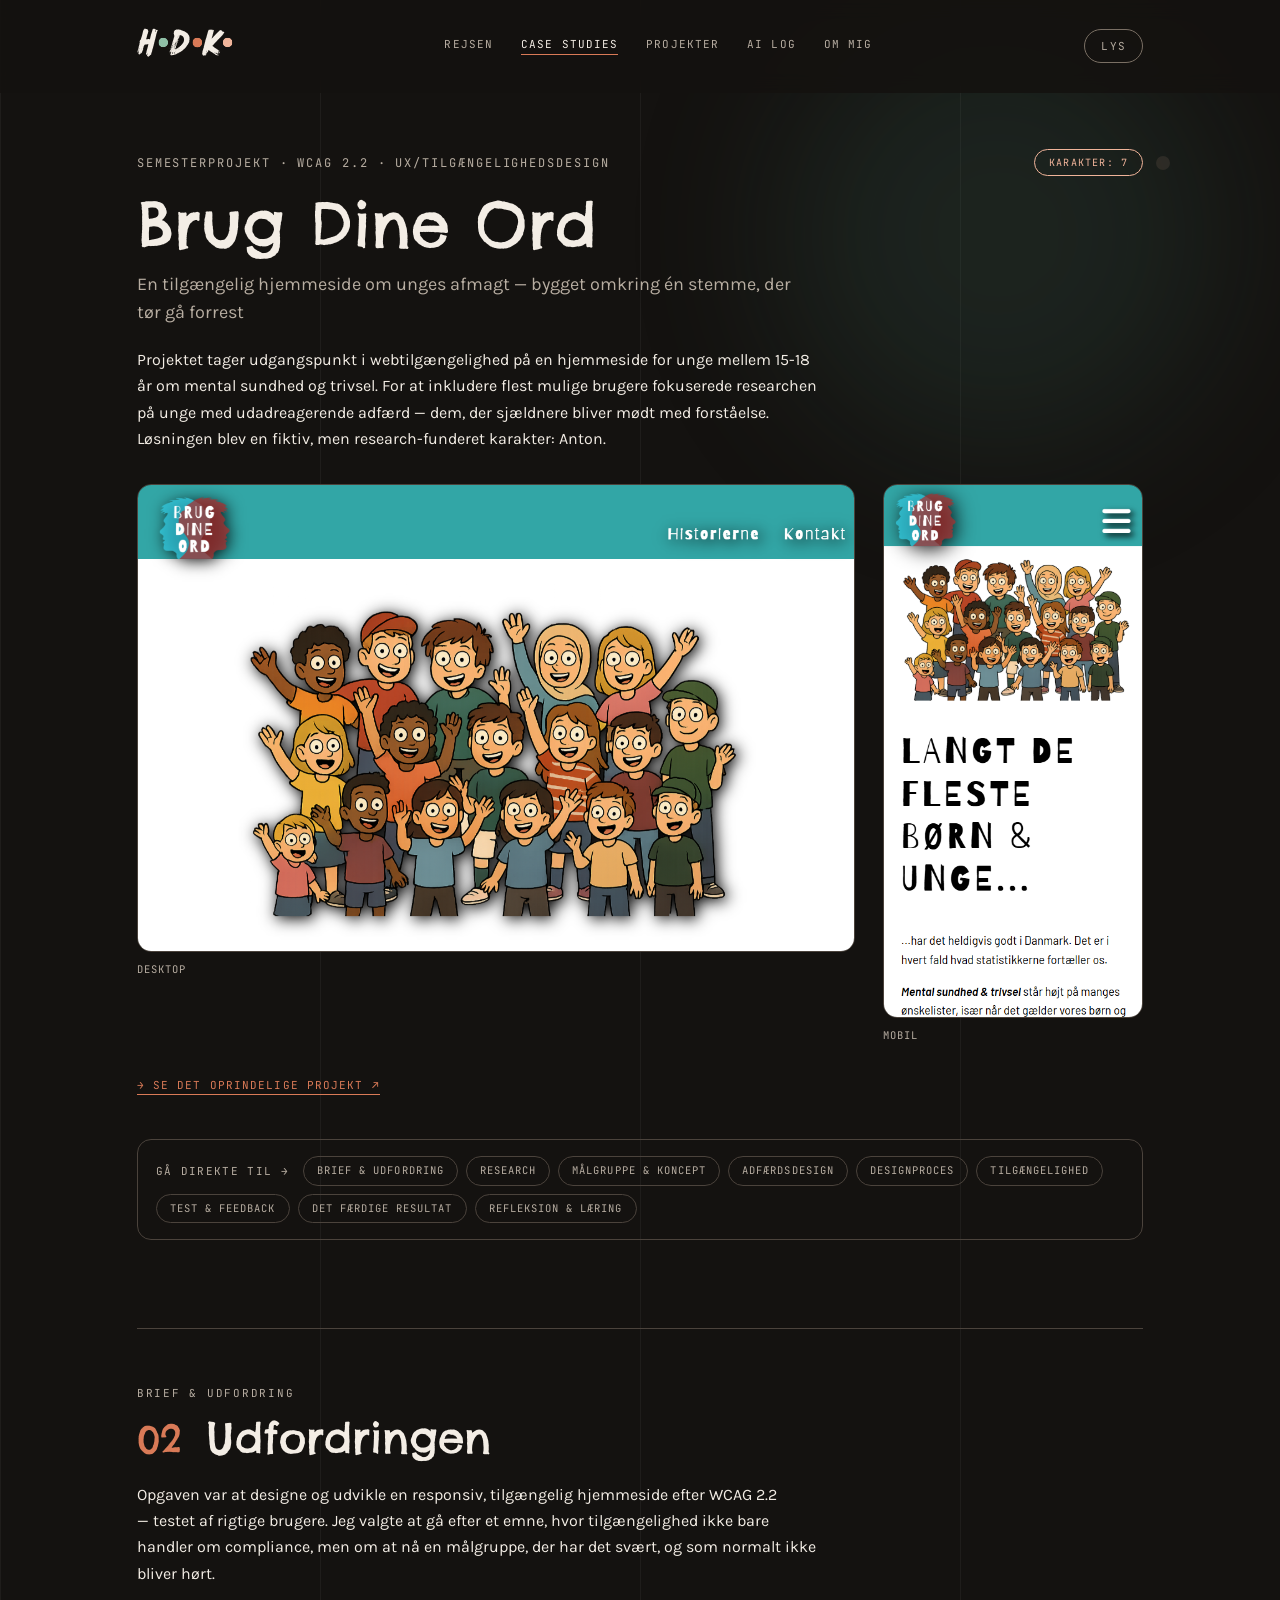
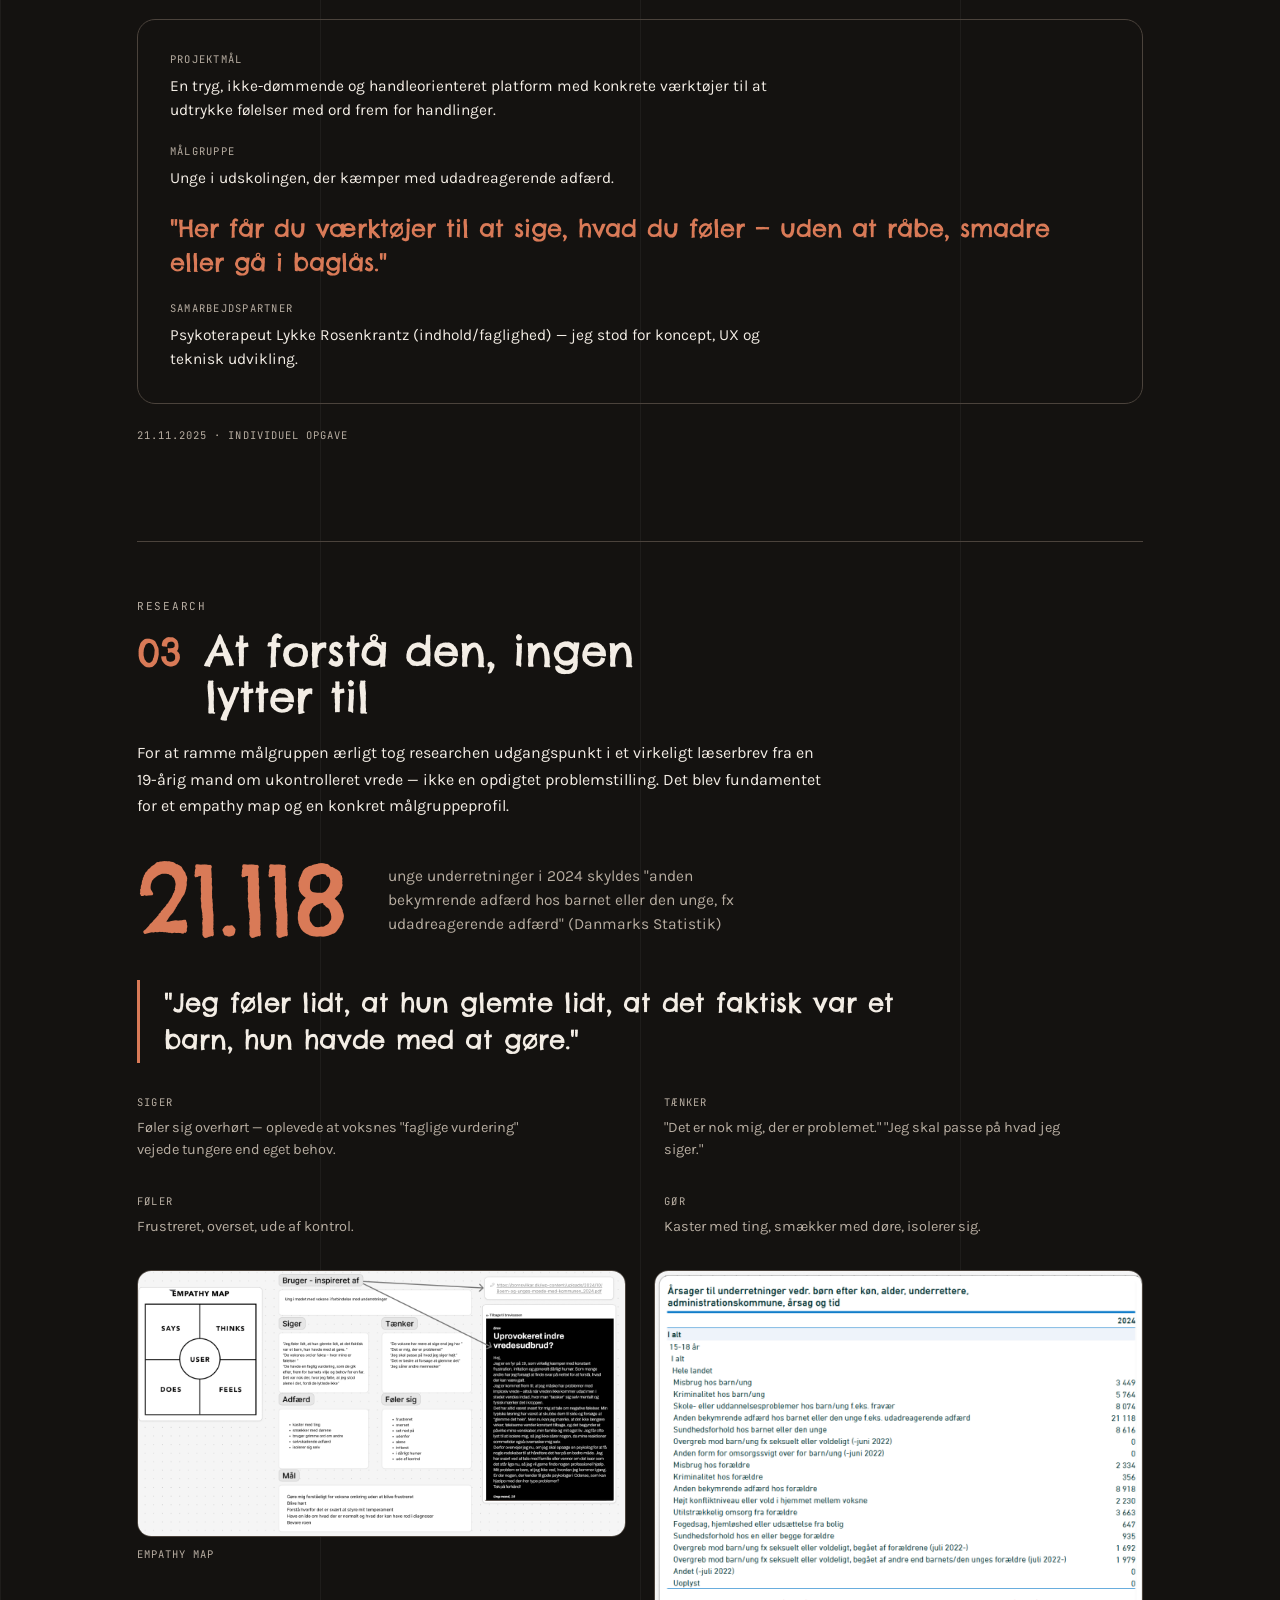
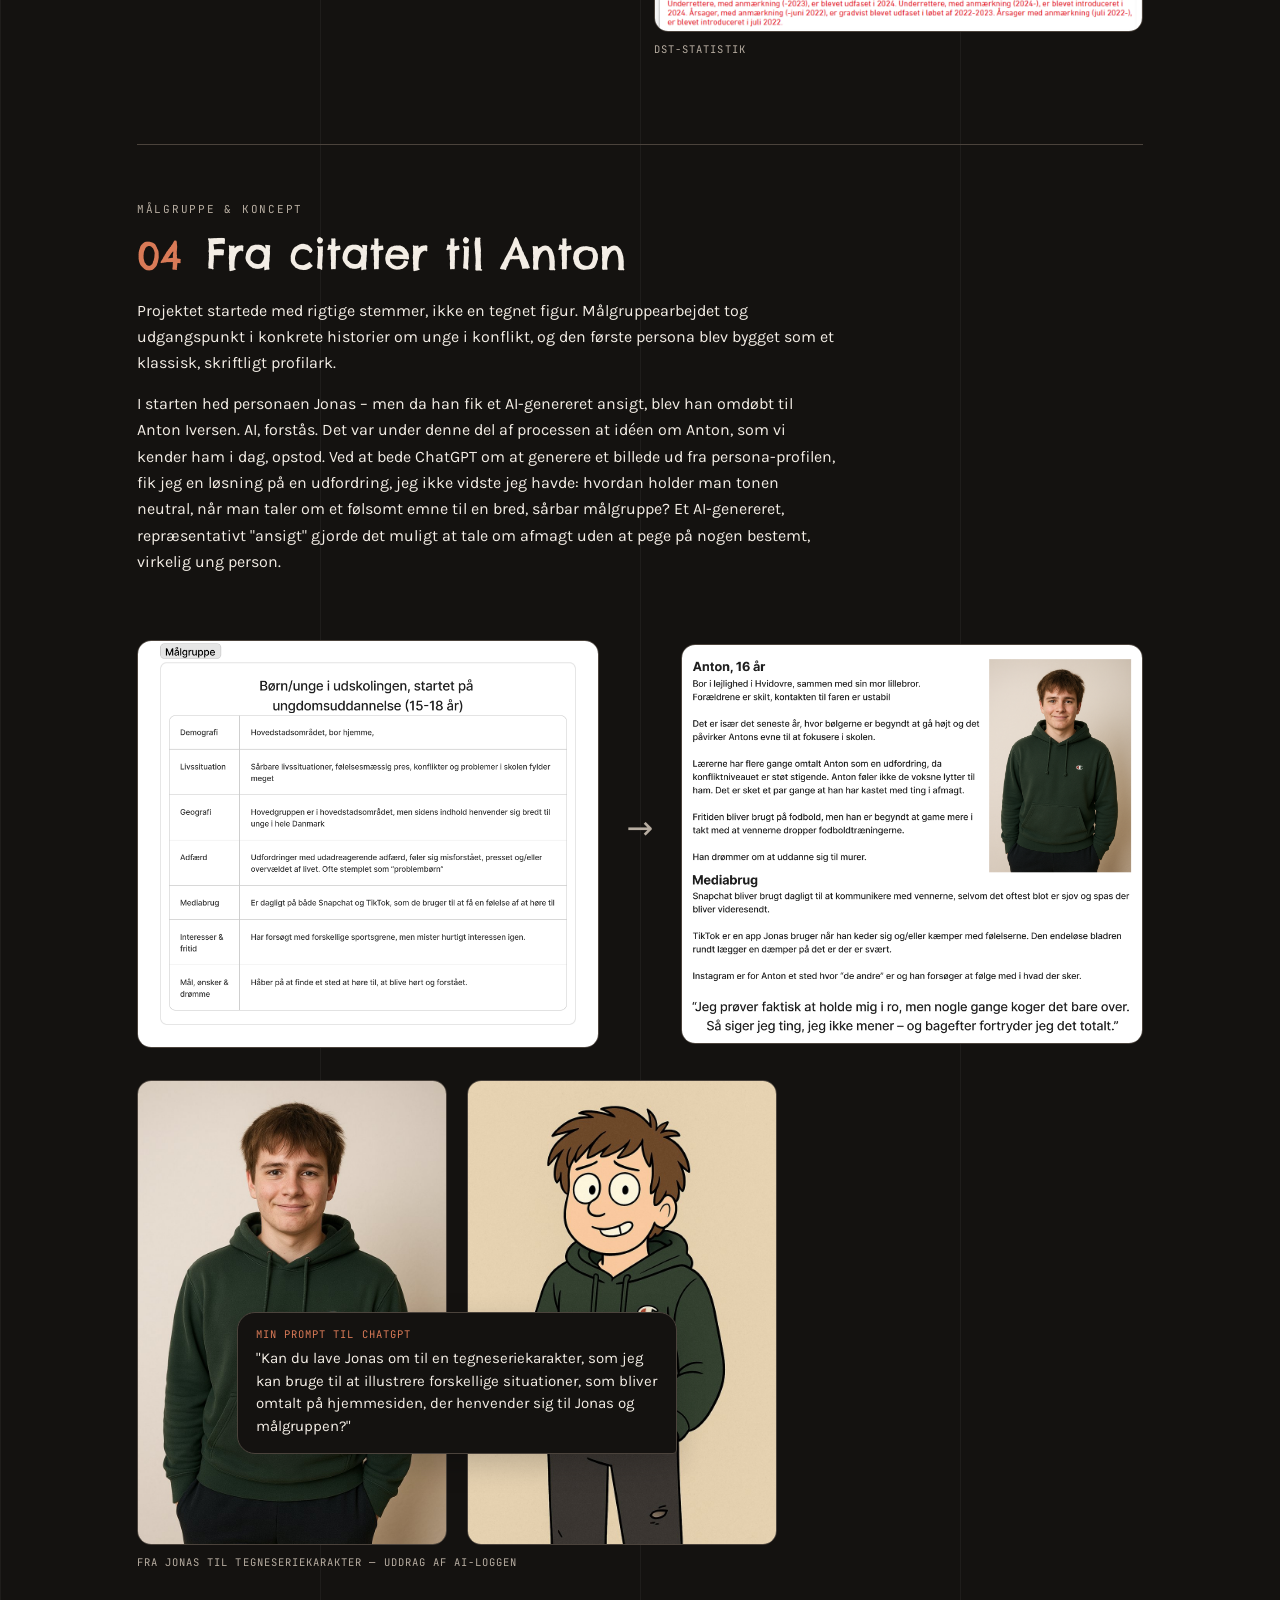
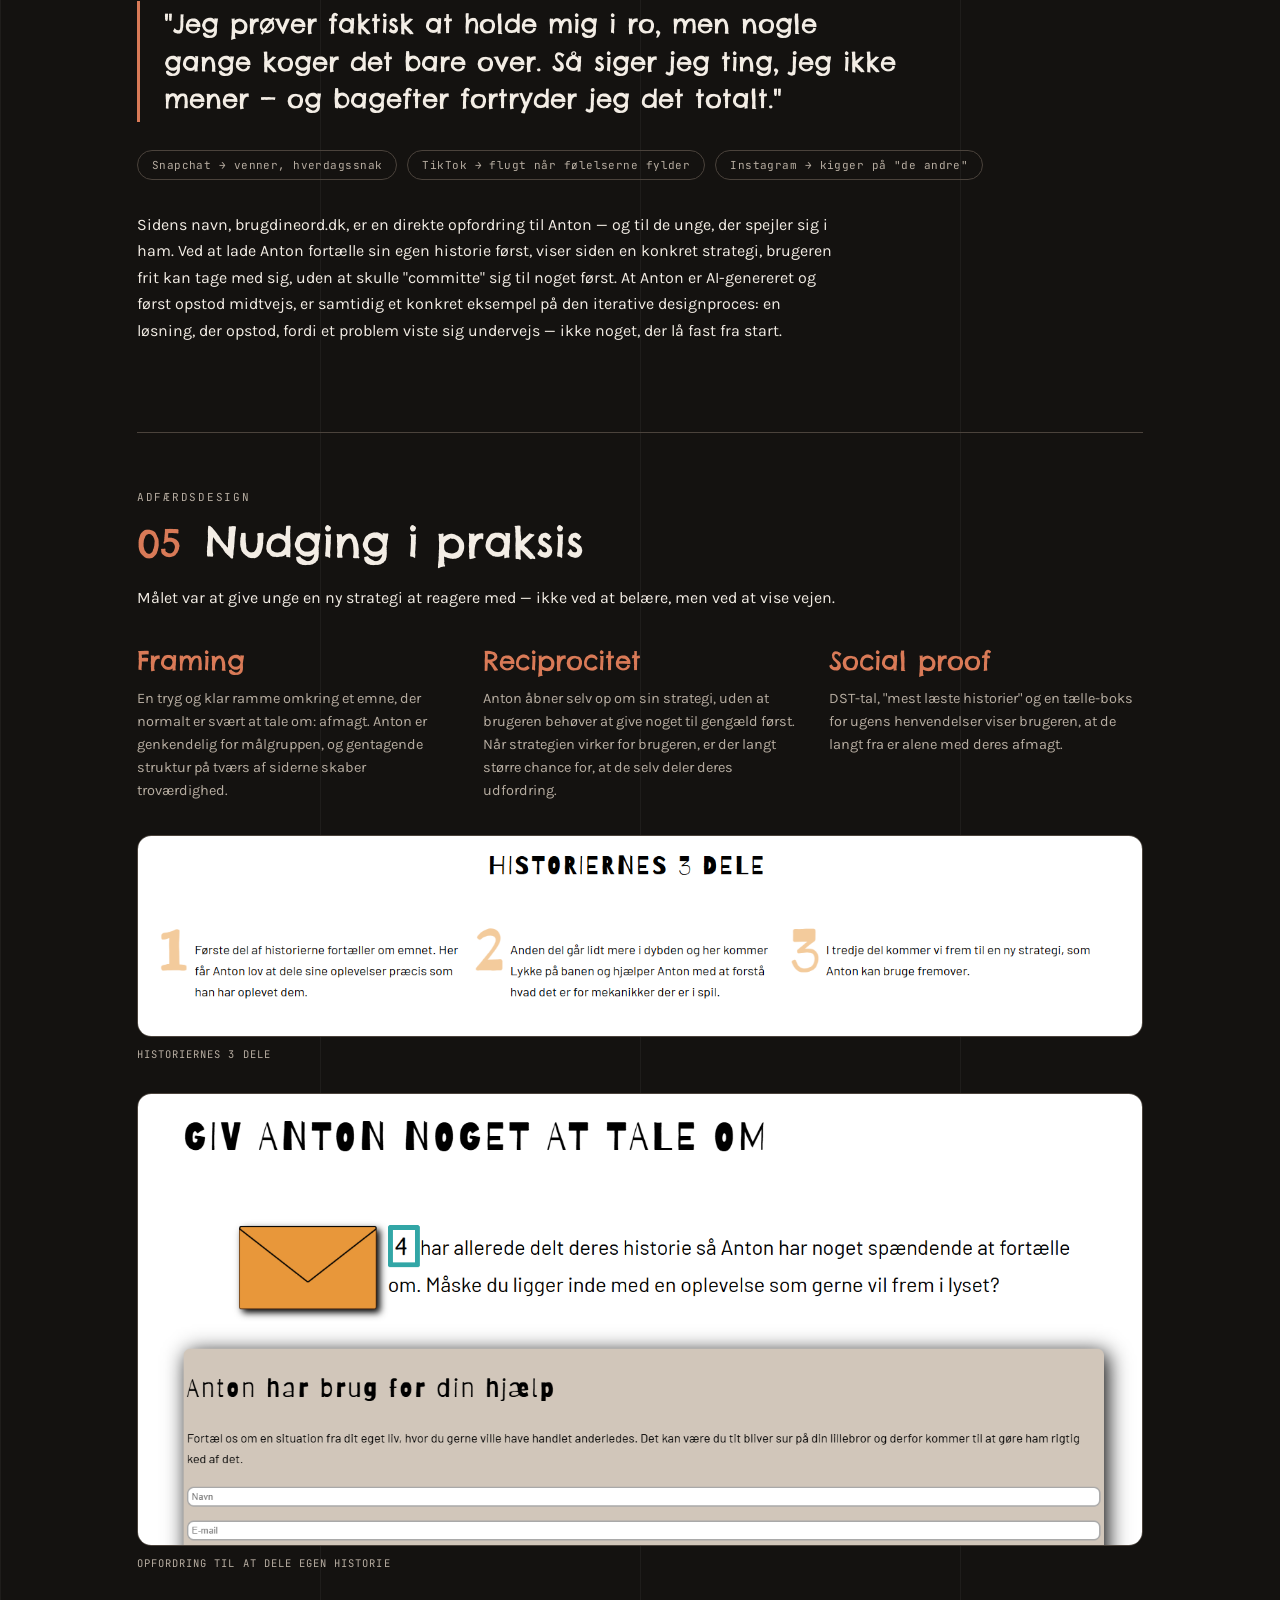
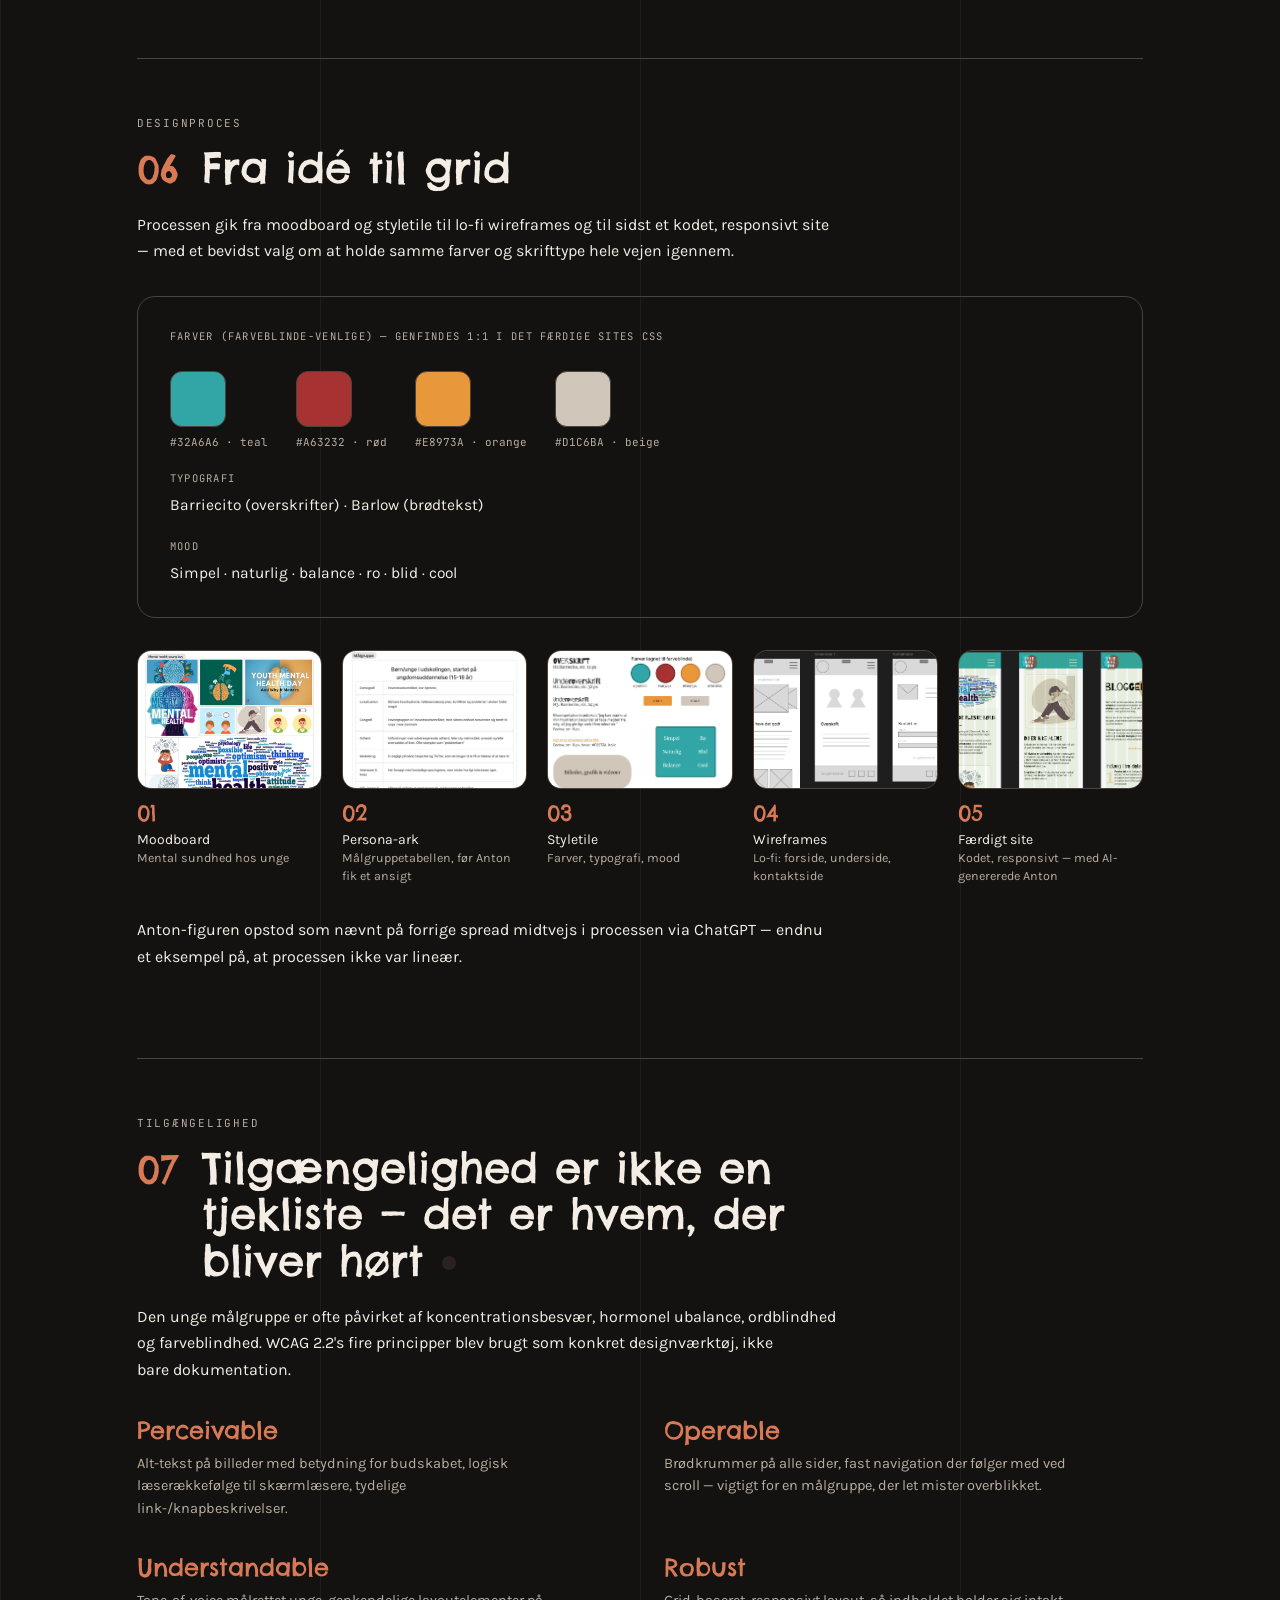
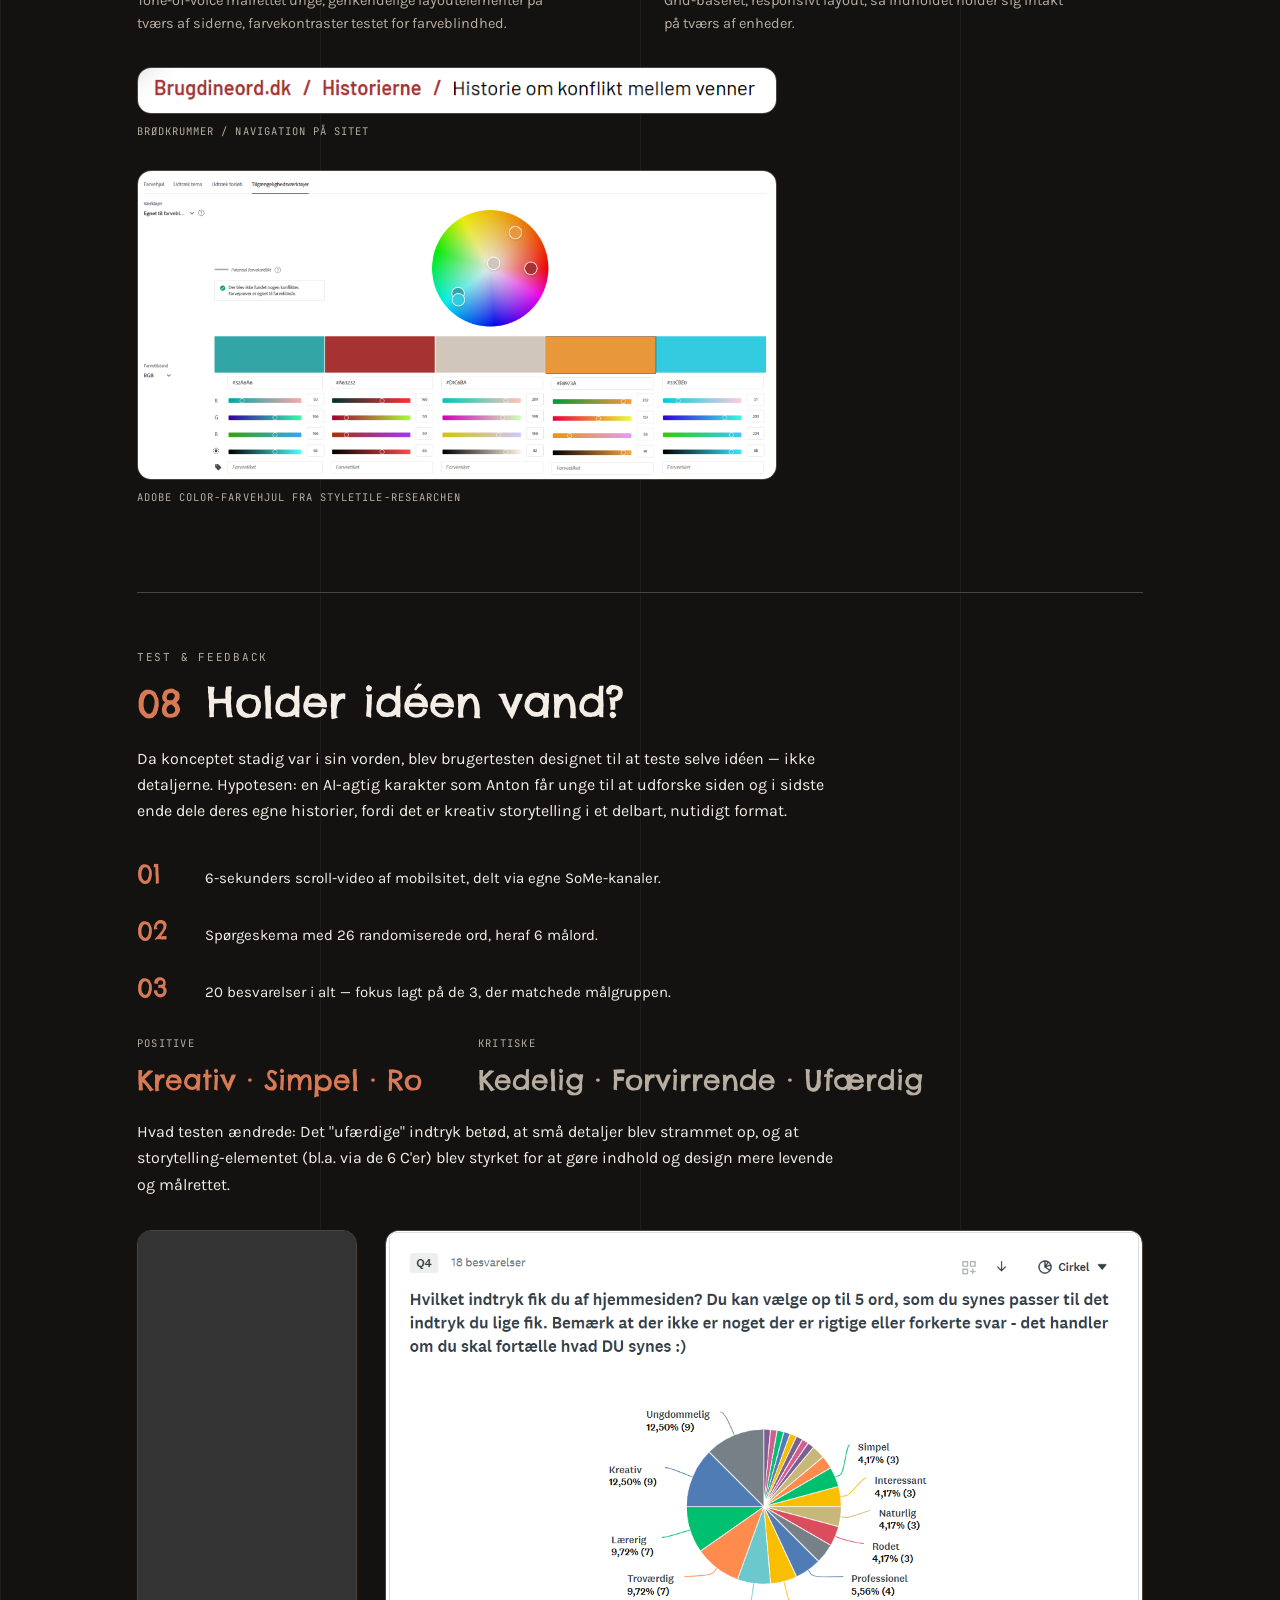
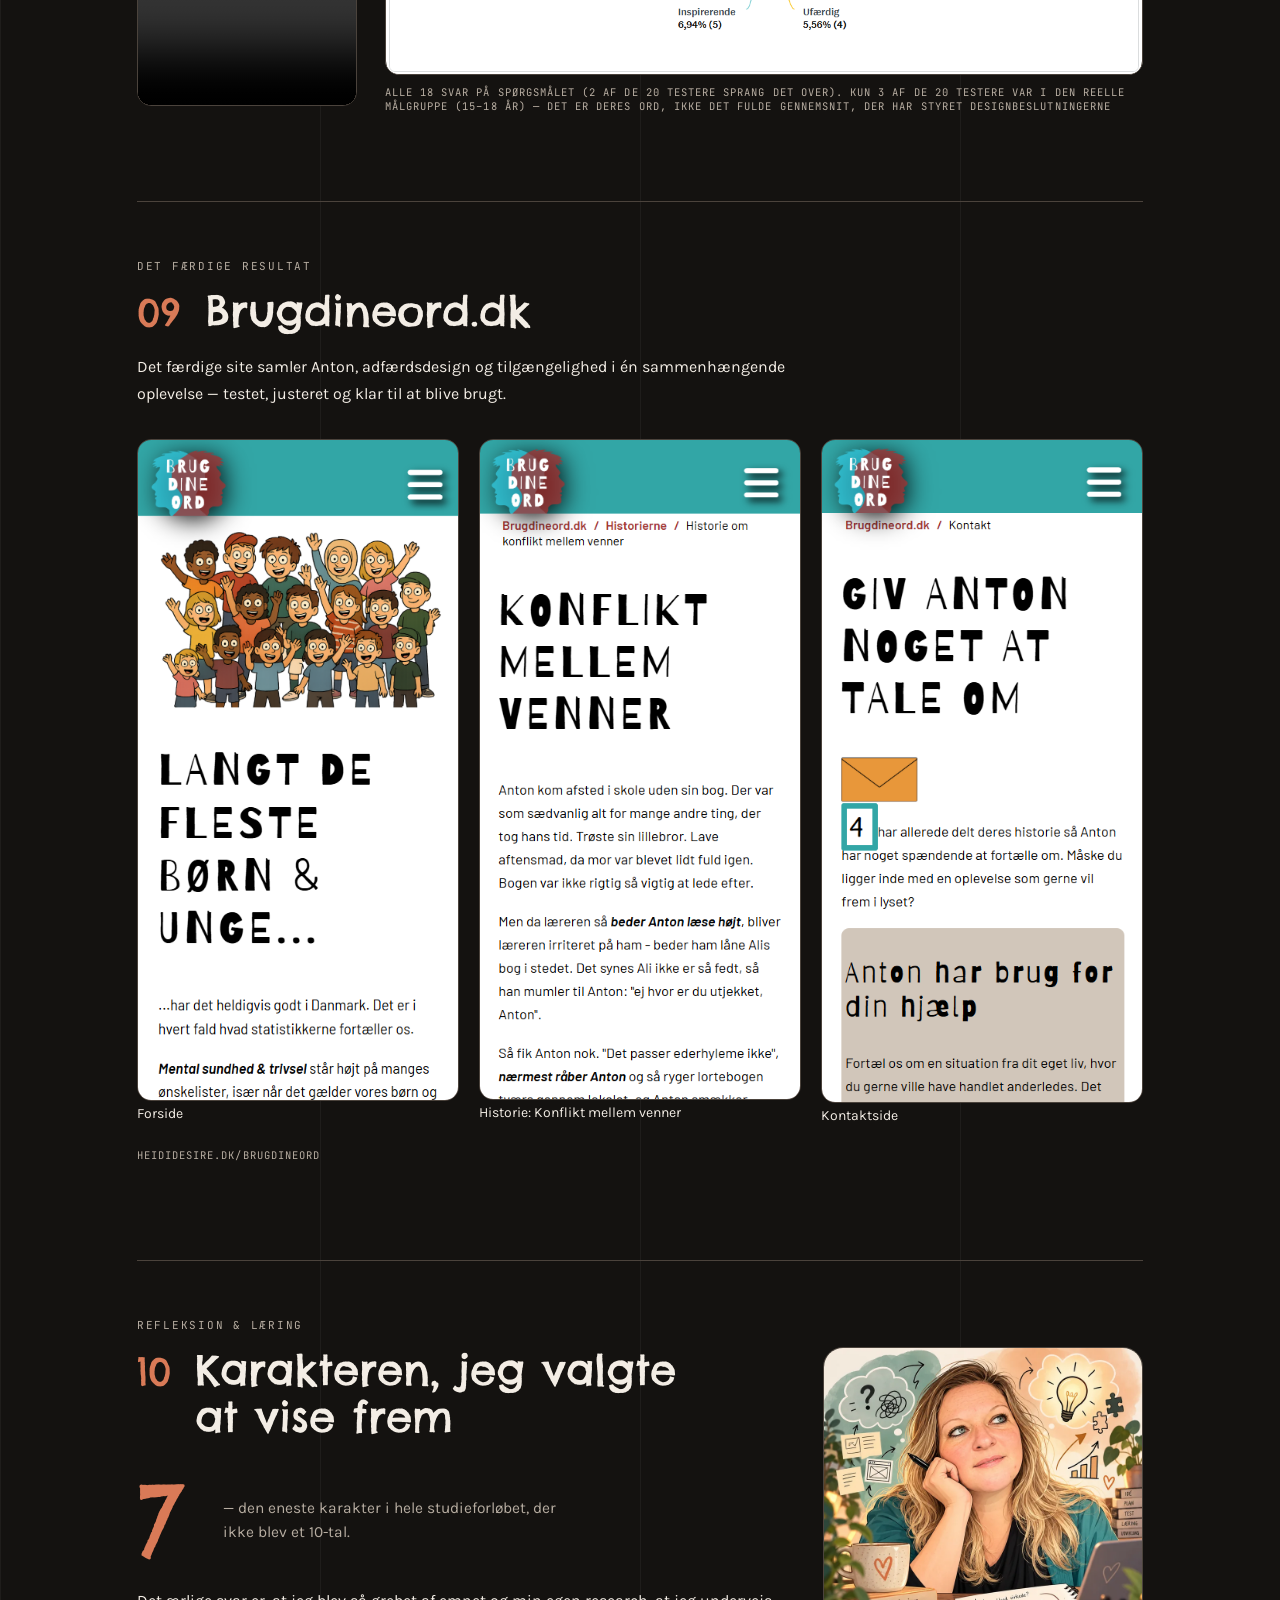
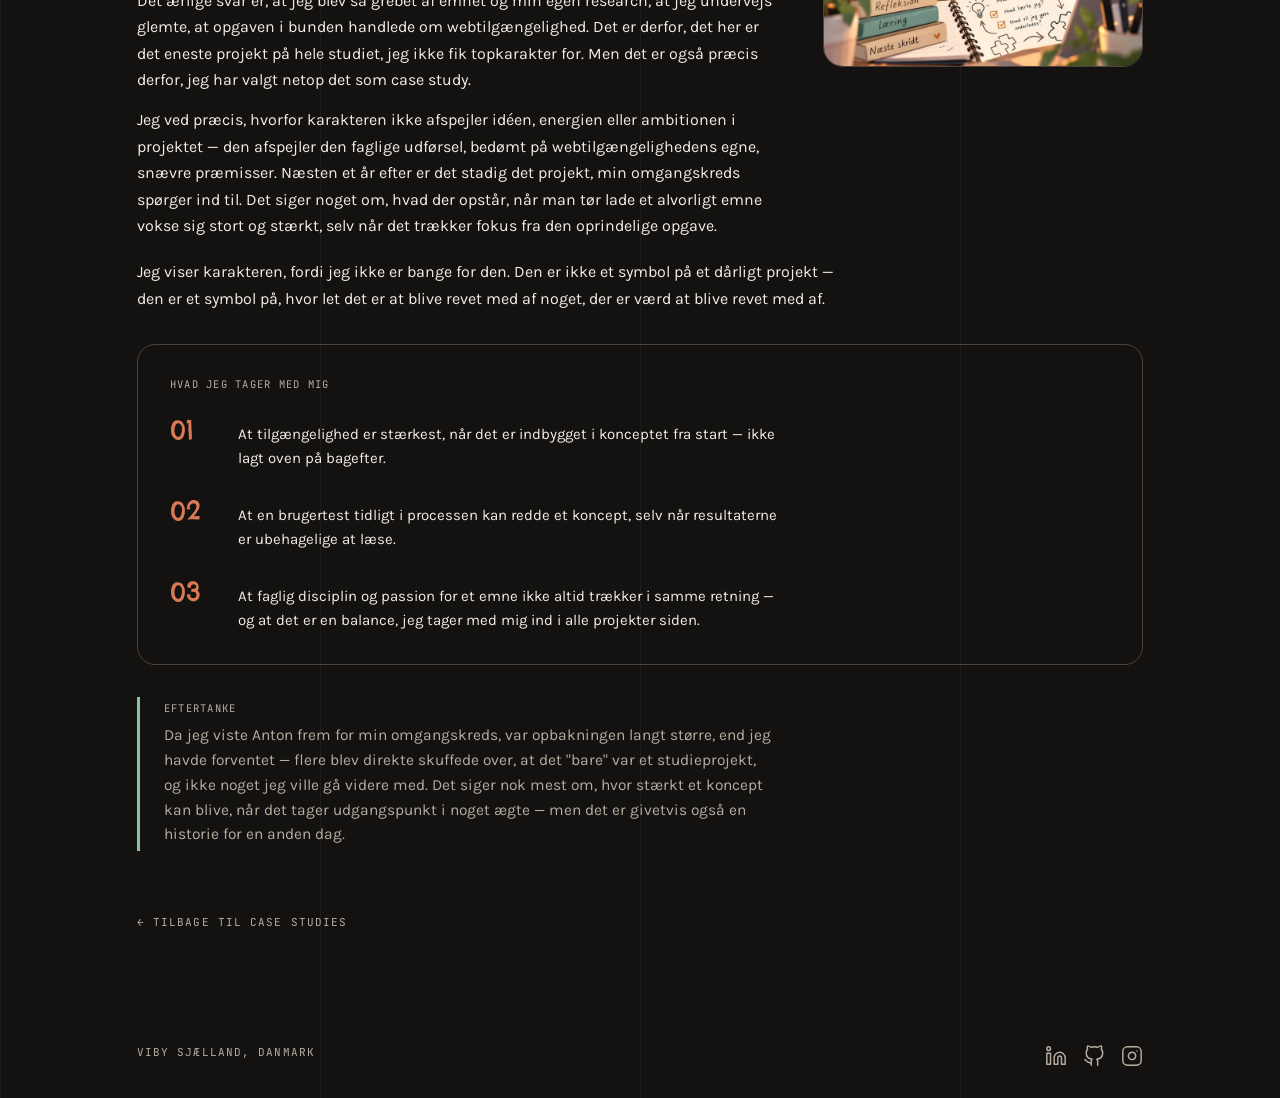
<file: case-studies/webtilgaengelighed.html>
<!DOCTYPE html>
<html lang="da">
<head>
    <meta charset="UTF-8">
    <meta name="viewport" content="width=device-width, initial-scale=1.0">
    <title>Webtilgængelighed — Case study</title>
    <meta name="description" content="Case study: Brugdineord.dk — nudging, WCAG-tilgængelighed og persona-arbejdet med Anton.">
    <link rel="preconnect" href="https://fonts.googleapis.com">
    <link rel="preconnect" href="https://fonts.gstatic.com" crossorigin>
    <link href="https://fonts.googleapis.com/css2?family=Chelsea+Market&family=Karla:wght@400;500;600&family=JetBrains+Mono:wght@400;500&display=swap" rel="stylesheet">
    <link rel="stylesheet" href="../css/style.css">
</head>
<body>
    <div class="page dark" id="page">
        <a class="skip-link" href="#indhold">Spring til indhold</a>
        <div class="grid-overlay"></div>
        <div class="glow" id="glow"></div>

        <header class="header">
            <a class="brand" href="../index.html" title="Til forsiden">
                <span class="brand-mark">
                    <img class="brand-logo brand-logo-dark" src="../img/hdk-logo-moerkt-tema.svg" alt="" width="91" height="30">
                    <img class="brand-logo brand-logo-light" src="../img/hdk-logo-lyst-tema.svg" alt="" width="91" height="30">
                </span>
                <span class="sr-only">HDK — Multimediedesigner</span>
            </a>
            <nav class="site-nav" aria-label="Hovednavigation">
                <a href="../rejsen.html">Rejsen</a>
                <a href="index.html" class="active">Case studies</a>
                <a href="../projekter.html">Projekter</a>
                <a href="../ai-log.html">AI log</a>
                <a href="../om-mig.html">Om mig</a>
            </nav>
            <button class="theme-toggle" id="themeToggle" type="button" aria-label="Skift mellem lyst og mørkt tema">
                <span id="themeLabel">Lys</span>
            </button>
        </header>

        <main id="indhold" tabindex="-1" class="main main-wide">

            <!-- Spread 1 — Forside -->
            <div class="case-top-row">
                <p class="eyebrow" style="margin: 0;">Semesterprojekt · WCAG 2.2 · UX/tilgængelighedsdesign</p>
                <span class="karakter-badge" style="position: relative;">
                    Karakter: 7
                    <span class="hotspot" style="left: 100%; top: 50%; margin-left: 14px; transform: translateY(-50%);">
                        <button type="button" class="hotspot-trigger" aria-label="Skjult fund — tryk for at afsløre"></button>
                        <span class="hotspot-marker" aria-hidden="true"></span>
                        <span class="hotspot-reveal">Et lille fund — slå JavaScript til for at se det.</span>
                    </span>
                </span>
            </div>
            <h1 class="title">Brug Dine Ord</h1>
            <p class="case-sub">En tilgængelig hjemmeside om unges afmagt — bygget omkring én stemme, der tør gå forrest</p>
            <p class="case-intro">Projektet tager udgangspunkt i webtilgængelighed på en hjemmeside for unge mellem 15-18 år om mental sundhed og trivsel. For at inkludere flest mulige brugere fokuserede researchen på unge med udadreagerende adfærd — dem, der sjældnere bliver mødt med forståelse. Løsningen blev en fiktiv, men research-funderet karakter: Anton.</p>

            <div class="img-row">
                <div class="img-block" style="flex-grow: 3;">
                    <img class="img-photo" src="desktop-forside.png" alt="Forsiden af brugdineord.dk på desktop, med en illustreret gruppe unge der vinker" style="aspect-ratio: 1291/841;" loading="lazy">
                    <span class="img-caption">Desktop</span>
                </div>
                <div class="img-block" style="flex-grow: 1; max-width: 260px;">
                    <img class="img-photo" src="moibl-forside.png" alt="Forsiden af brugdineord.dk på mobil" style="aspect-ratio: 416/854;" loading="lazy">
                    <span class="img-caption">Mobil</span>
                </div>
            </div>

            <div class="case-links">
                <a class="case-link" href="https://heididesire.dk/brugdineord" target="_blank" rel="noopener">→ Se det oprindelige projekt ↗</a>
            </div>

            <nav class="spread-nav" aria-label="Gå direkte til afsnit">
                <span class="spread-nav-label" aria-hidden="true">Gå direkte til →</span>
                <a class="spread-nav-item" href="#spread-2">Brief &amp; udfordring</a>
                <a class="spread-nav-item" href="#spread-3">Research</a>
                <a class="spread-nav-item" href="#spread-4">Målgruppe &amp; koncept</a>
                <a class="spread-nav-item" href="#spread-5">Adfærdsdesign</a>
                <a class="spread-nav-item" href="#spread-6">Designproces</a>
                <a class="spread-nav-item" href="#spread-7">Tilgængelighed</a>
                <a class="spread-nav-item" href="#spread-8">Test &amp; feedback</a>
                <a class="spread-nav-item" href="#spread-9">Det færdige resultat</a>
                <a class="spread-nav-item" href="#spread-10">Refleksion &amp; læring</a>
            </nav>

            <!-- Spread 2 — Brief & udfordring -->
            <section class="spread" id="spread-2">
                <div class="spread-head">
                    <span class="spread-num">02</span>
                    <div class="spread-head-text">
                        <p class="spread-eyebrow">Brief &amp; udfordring</p>
                        <h2 class="spread-title">Udfordringen</h2>
                    </div>
                </div>
                <p class="spread-body">Opgaven var at designe og udvikle en responsiv, tilgængelig hjemmeside efter WCAG 2.2 — testet af rigtige brugere. Jeg valgte at gå efter et emne, hvor tilgængelighed ikke bare handler om compliance, men om at nå en målgruppe, der har det svært, og som normalt ikke bliver hørt.</p>

                <div class="fact-card">
                    <div class="fact-row">
                        <span class="fact-label">Projektmål</span>
                        <p class="fact-value">En tryg, ikke-dømmende og handleorienteret platform med konkrete værktøjer til at udtrykke følelser med ord frem for handlinger.</p>
                    </div>
                    <div class="fact-row">
                        <span class="fact-label">Målgruppe</span>
                        <p class="fact-value">Unge i udskolingen, der kæmper med udadreagerende adfærd.</p>
                    </div>
                    <div class="fact-row">
                        <p class="fact-value is-quote">"Her får du værktøjer til at sige, hvad du føler — uden at råbe, smadre eller gå i baglås."</p>
                    </div>
                    <div class="fact-row">
                        <span class="fact-label">Samarbejdspartner</span>
                        <p class="fact-value">Psykoterapeut Lykke Rosenkrantz (indhold/faglighed) — jeg stod for koncept, UX og teknisk udvikling.</p>
                    </div>
                </div>

                <p class="img-caption" style="margin-top: 24px;">21.11.2025 · Individuel opgave</p>
            </section>

            <!-- Spread 3 — Research -->
            <section class="spread" id="spread-3">
                <div class="spread-head">
                    <span class="spread-num">03</span>
                    <div class="spread-head-text">
                        <p class="spread-eyebrow">Research</p>
                        <h2 class="spread-title">At forstå den, ingen lytter til</h2>
                    </div>
                </div>
                <p class="spread-body">For at ramme målgruppen ærligt tog researchen udgangspunkt i et virkeligt læserbrev fra en 19-årig mand om ukontrolleret vrede — ikke en opdigtet problemstilling. Det blev fundamentet for et empathy map og en konkret målgruppeprofil.</p>

                <div class="stat-highlight">
                    <span class="stat-number">21.118</span>
                    <p class="stat-desc">unge underretninger i 2024 skyldes "anden bekymrende adfærd hos barnet eller den unge, fx udadreagerende adfærd" (Danmarks Statistik)</p>
                </div>

                <blockquote class="pull-quote">
                    <p>"Jeg føler lidt, at hun glemte lidt, at det faktisk var et barn, hun havde med at gøre."</p>
                </blockquote>

                <div class="grid-2x2">
                    <div class="grid-cell">
                        <span class="grid-cell-label">Siger</span>
                        <p>Føler sig overhørt — oplevede at voksnes "faglige vurdering" vejede tungere end eget behov.</p>
                    </div>
                    <div class="grid-cell">
                        <span class="grid-cell-label">Tænker</span>
                        <p>"Det er nok mig, der er problemet." "Jeg skal passe på hvad jeg siger."</p>
                    </div>
                    <div class="grid-cell">
                        <span class="grid-cell-label">Føler</span>
                        <p>Frustreret, overset, ude af kontrol.</p>
                    </div>
                    <div class="grid-cell">
                        <span class="grid-cell-label">Gør</span>
                        <p>Kaster med ting, smækker med døre, isolerer sig.</p>
                    </div>
                </div>

                <div class="img-row">
                    <div class="img-block">
                        <img class="img-photo" src="Skærmbillede 2026-09-15 191100.png" alt="Empathy map for Anton: siger, tænker, føler, gør — samt et eksempel på et virkeligt brevkasseopslag, der inspirerede researchen" style="aspect-ratio: 1330/726;" loading="lazy">
                        <span class="img-caption">Empathy map</span>
                    </div>
                    <div class="img-block">
                        <img class="img-photo" src="statistik.png" alt="Danmarks Statistik-tabel over årsager til underretninger for unge 15-18 år" style="aspect-ratio: 589/436;" loading="lazy">
                        <span class="img-caption">DST-statistik</span>
                    </div>
                </div>
            </section>

            <!-- Spread 4 — Fra citater til Anton -->
            <section class="spread" id="spread-4">
                <div class="spread-head">
                    <span class="spread-num">04</span>
                    <div class="spread-head-text">
                        <p class="spread-eyebrow">Målgruppe &amp; koncept</p>
                        <h2 class="spread-title">Fra citater til Anton</h2>
                    </div>
                </div>
                <p class="spread-body">Projektet startede med rigtige stemmer, ikke en tegnet figur. Målgruppearbejdet tog udgangspunkt i konkrete historier om unge i konflikt, og den første persona blev bygget som et klassisk, skriftligt profilark.</p>
                <p class="spread-body">I starten hed personaen Jonas – men da han fik et AI-genereret ansigt, blev han omdøbt til Anton Iversen. AI, forstås. Det var under denne del af processen at idéen om Anton, som vi kender ham i dag, opstod. Ved at bede ChatGPT om at generere et billede ud fra persona-profilen, fik jeg en løsning på en udfordring, jeg ikke vidste jeg havde: hvordan holder man tonen neutral, når man taler om et følsomt emne til en bred, sårbar målgruppe? Et AI-genereret, repræsentativt "ansigt" gjorde det muligt at tale om afmagt uden at pege på nogen bestemt, virkelig ung person.</p>

                <div class="visual-transition">
                    <div class="img-block">
                        <img class="img-photo" src="maalgruppe-tabel.png" alt="Det oprindelige persona-ark og målgruppetabel, før Anton fik et ansigt" style="aspect-ratio: 1664/1472;" loading="lazy">
                    </div>
                    <span class="visual-transition-arrow" aria-hidden="true">→</span>
                    <div class="img-block">
                        <img class="img-photo" src="persona.png" alt="Antons persona-ark: 16 år, AI-genereret portræt, baggrund og citat om at miste besindelsen" style="aspect-ratio: 814/706;" loading="lazy">
                    </div>
                </div>

                <figure class="prompt-bridge">
                    <div class="prompt-bridge-images">
                        <img class="img-photo" src="jonas-foto.jpg" alt="AI-genereret foto af Jonas: en ung dreng i mørkegrøn hættetrøje" loading="lazy">
                        <img class="img-photo" src="jonas-tegning.jpg" alt="Samme dreng tegnet som tegneseriekarakter med brunt pjusket hår og mørkegrøn hættetrøje" loading="lazy">
                    </div>
                    <blockquote class="prompt-bridge-bubble">
                        <span class="prompt-bridge-label">Min prompt til ChatGPT</span>
                        <p>"Kan du lave Jonas om til en tegneseriekarakter, som jeg kan bruge til at illustrere forskellige situationer, som bliver omtalt på hjemmesiden, der henvender sig til Jonas og målgruppen?"</p>
                    </blockquote>
                    <figcaption class="img-caption">Fra Jonas til tegneseriekarakter — uddrag af AI-loggen</figcaption>
                </figure>

                <blockquote class="pull-quote">
                    <p>"Jeg prøver faktisk at holde mig i ro, men nogle gange koger det bare over. Så siger jeg ting, jeg ikke mener — og bagefter fortryder jeg det totalt."</p>
                </blockquote>

                <div class="chip-row">
                    <span class="chip-row-item">Snapchat → venner, hverdagssnak</span>
                    <span class="chip-row-item">TikTok → flugt når følelserne fylder</span>
                    <span class="chip-row-item">Instagram → kigger på "de andre"</span>
                </div>

                <p class="spread-body" style="margin-top: clamp(24px, 4vw, 32px);">Sidens navn, brugdineord.dk, er en direkte opfordring til Anton — og til de unge, der spejler sig i ham. Ved at lade Anton fortælle sin egen historie først, viser siden en konkret strategi, brugeren frit kan tage med sig, uden at skulle "committe" sig til noget først. At Anton er AI-genereret og først opstod midtvejs, er samtidig et konkret eksempel på den iterative designproces: en løsning, der opstod, fordi et problem viste sig undervejs — ikke noget, der lå fast fra start.</p>
            </section>

            <!-- Spread 5 — Nudging i praksis -->
            <section class="spread" id="spread-5">
                <div class="spread-head">
                    <span class="spread-num">05</span>
                    <div class="spread-head-text">
                        <p class="spread-eyebrow">Adfærdsdesign</p>
                        <h2 class="spread-title">Nudging i praksis</h2>
                    </div>
                </div>
                <p class="spread-body">Målet var at give unge en ny strategi at reagere med — ikke ved at belære, men ved at vise vejen.</p>

                <div class="triptych">
                    <div class="triptych-item">
                        <h3 class="triptych-title">Framing</h3>
                        <p>En tryg og klar ramme omkring et emne, der normalt er svært at tale om: afmagt. Anton er genkendelig for målgruppen, og gentagende struktur på tværs af siderne skaber troværdighed.</p>
                    </div>
                    <div class="triptych-item">
                        <h3 class="triptych-title">Reciprocitet</h3>
                        <p>Anton åbner selv op om sin strategi, uden at brugeren behøver at give noget til gengæld først. Når strategien virker for brugeren, er der langt større chance for, at de selv deler deres udfordring.</p>
                    </div>
                    <div class="triptych-item">
                        <h3 class="triptych-title">Social proof</h3>
                        <p>DST-tal, "mest læste historier" og en tælle-boks for ugens henvendelser viser brugeren, at de langt fra er alene med deres afmagt.</p>
                    </div>
                </div>

                <div class="img-block">
                    <img class="img-photo" src="historierne.png" alt="Figur der viser historiernes tre dele: emnet introduceres, Lykke hjælper med at forstå mekanikkerne, og der gives en ny strategi til fremtiden" style="aspect-ratio: 1431/288;" loading="lazy">
                    <span class="img-caption">Historiernes 3 dele</span>
                </div>
                <div class="img-block">
                    <img class="img-photo" src="taeller.png" alt="'Giv Anton noget at tale om' — tælleboks der viser hvor mange der allerede har delt deres historie, plus formular til at dele sin egen" style="aspect-ratio: 1454/655;" loading="lazy">
                    <span class="img-caption">Opfordring til at dele egen historie</span>
                </div>
            </section>

            <!-- Spread 6 — Designproces -->
            <section class="spread" id="spread-6">
                <div class="spread-head">
                    <span class="spread-num">06</span>
                    <div class="spread-head-text">
                        <p class="spread-eyebrow">Designproces</p>
                        <h2 class="spread-title">Fra idé til grid</h2>
                    </div>
                </div>
                <p class="spread-body">Processen gik fra moodboard og styletile til lo-fi wireframes og til sidst et kodet, responsivt site — med et bevidst valg om at holde samme farver og skrifttype hele vejen igennem.</p>

                <div class="fact-card">
                    <div class="fact-row">
                        <span class="fact-label">Farver (farveblinde-venlige) — genfindes 1:1 i det færdige sites CSS</span>
                        <div class="swatch-row">
                            <div class="swatch">
                                <span class="swatch-chip" style="background: #32A6A6;"></span>
                                <span>#32A6A6 · teal</span>
                            </div>
                            <div class="swatch">
                                <span class="swatch-chip" style="background: #A63232;"></span>
                                <span>#A63232 · rød</span>
                            </div>
                            <div class="swatch">
                                <span class="swatch-chip" style="background: #E8973A;"></span>
                                <span>#E8973A · orange</span>
                            </div>
                            <div class="swatch">
                                <span class="swatch-chip" style="background: #D1C6BA;"></span>
                                <span>#D1C6BA · beige</span>
                            </div>
                        </div>
                    </div>
                    <div class="fact-row">
                        <span class="fact-label">Typografi</span>
                        <p class="fact-value">Barriecito (overskrifter) · Barlow (brødtekst)</p>
                    </div>
                    <div class="fact-row">
                        <span class="fact-label">Mood</span>
                        <p class="fact-value">Simpel · naturlig · balance · ro · blid · cool</p>
                    </div>
                </div>

                <div class="img-sequence">
                    <div class="img-sequence-item">
                        <img class="img-photo" src="moodboard.jpg" alt="Moodboard om mental sundhed hos unge: illustrerede hjerner med blomster, en dreng der sidder sammenkrøbet, filtrede tankekrøller og ordskyer med ord som mental health, thinking og optimism" loading="lazy">
                        <span class="step-num">01</span>
                        <p class="img-sequence-item-title">Moodboard</p>
                        <p class="img-sequence-item-note">Mental sundhed hos unge</p>
                    </div>
                    <div class="img-sequence-item">
                        <img class="img-photo" src="maalgruppe-tabel.png" alt="Det oprindelige persona-ark og målgruppetabel, før Anton fik et ansigt" loading="lazy">
                        <span class="step-num">02</span>
                        <p class="img-sequence-item-title">Persona-ark</p>
                        <p class="img-sequence-item-note">Målgruppetabellen, før Anton fik et ansigt</p>
                    </div>
                    <div class="img-sequence-item">
                        <img class="img-photo" src="styletyle.png" alt="Styletile: farvepalet, typografi og mood-ord for brugdineord.dk" loading="lazy">
                        <span class="step-num">03</span>
                        <p class="img-sequence-item-title">Styletile</p>
                        <p class="img-sequence-item-note">Farver, typografi, mood</p>
                    </div>
                    <div class="img-sequence-item">
                        <img class="img-photo" src="wireframe.png" alt="Lo-fi wireframes for forside, underside og kontaktside" loading="lazy">
                        <span class="step-num">04</span>
                        <p class="img-sequence-item-title">Wireframes</p>
                        <p class="img-sequence-item-note">Lo-fi: forside, underside, kontaktside</p>
                    </div>
                    <div class="img-sequence-item">
                        <img class="img-photo" src="prototype.png" alt="Det færdige, kodede site vist på tre mobilskærme: forside, 'du er ikke alene' og bloggen" loading="lazy">
                        <span class="step-num">05</span>
                        <p class="img-sequence-item-title">Færdigt site</p>
                        <p class="img-sequence-item-note">Kodet, responsivt — med AI-genererede Anton</p>
                    </div>
                </div>

                <p class="spread-body" style="margin-top: clamp(24px, 4vw, 32px);">Anton-figuren opstod som nævnt på forrige spread midtvejs i processen via ChatGPT — endnu et eksempel på, at processen ikke var lineær.</p>
            </section>

            <!-- Spread 7 — Tilgængelighed -->
            <section class="spread" id="spread-7">
                <div class="spread-head">
                    <span class="spread-num">07</span>
                    <div class="spread-head-text">
                        <p class="spread-eyebrow">Tilgængelighed</p>
                        <h2 class="spread-title" style="max-width: 26ch;">Tilgængelighed er ikke en tjekliste — det er hvem, der bliver hørt<span class="hotspot is-inline">
                            <button type="button" class="hotspot-trigger" aria-label="Skjult fund — tryk for at afsløre"></button>
                            <span class="hotspot-marker" aria-hidden="true"></span>
                            <span class="hotspot-reveal">Et lille fund — slå JavaScript til for at se det.</span>
                        </span></h2>
                    </div>
                </div>
                <p class="spread-body">Den unge målgruppe er ofte påvirket af koncentrationsbesvær, hormonel ubalance, ordblindhed og farveblindhed. WCAG 2.2's fire principper blev brugt som konkret designværktøj, ikke bare dokumentation.</p>

                <div class="grid-2x2">
                    <div class="grid-cell">
                        <h3 class="grid-cell-title">Perceivable</h3>
                        <p>Alt-tekst på billeder med betydning for budskabet, logisk læserækkefølge til skærmlæsere, tydelige link-/knapbeskrivelser.</p>
                    </div>
                    <div class="grid-cell">
                        <h3 class="grid-cell-title">Operable</h3>
                        <p>Brødkrummer på alle sider, fast navigation der følger med ved scroll — vigtigt for en målgruppe, der let mister overblikket.</p>
                    </div>
                    <div class="grid-cell">
                        <h3 class="grid-cell-title">Understandable</h3>
                        <p>Tone-of-voice målrettet unge, genkendelige layoutelementer på tværs af siderne, farvekontraster testet for farveblindhed.</p>
                    </div>
                    <div class="grid-cell">
                        <h3 class="grid-cell-title">Robust</h3>
                        <p>Grid-baseret, responsivt layout, så indholdet holder sig intakt på tværs af enheder.</p>
                    </div>
                </div>

                <div class="img-block" style="max-width: 640px;">
                    <img class="img-photo" src="brodkrumme.png" alt="Brødkrummenavigation: Brugdineord.dk / Historierne / Historie om konflikt mellem venner" style="aspect-ratio: 759/55;" loading="lazy">
                    <span class="img-caption">Brødkrummer / navigation på sitet</span>
                </div>
                <div class="img-block" style="max-width: 640px;">
                    <img class="img-photo" src="farveblindhed.png" alt="Adobe Color-farvehjul, der bekræfter at styletilens fem farver er egnet til farveblinde" style="aspect-ratio: 1063/516;" loading="lazy">
                    <span class="img-caption">Adobe Color-farvehjul fra styletile-researchen</span>
                </div>
            </section>

            <!-- Spread 8 — Test & feedback -->
            <section class="spread" id="spread-8">
                <div class="spread-head">
                    <span class="spread-num">08</span>
                    <div class="spread-head-text">
                        <p class="spread-eyebrow">Test &amp; feedback</p>
                        <h2 class="spread-title">Holder idéen vand?</h2>
                    </div>
                </div>
                <p class="spread-body">Da konceptet stadig var i sin vorden, blev brugertesten designet til at teste selve idéen — ikke detaljerne. Hypotesen: en AI-agtig karakter som Anton får unge til at udforske siden og i sidste ende dele deres egne historier, fordi det er kreativ storytelling i et delbart, nutidigt format.</p>

                <div class="step-list">
                    <div class="step-item">
                        <span class="step-num">01</span>
                        <p>6-sekunders scroll-video af mobilsitet, delt via egne SoMe-kanaler.</p>
                    </div>
                    <div class="step-item">
                        <span class="step-num">02</span>
                        <p>Spørgeskema med 26 randomiserede ord, heraf 6 målord.</p>
                    </div>
                    <div class="step-item">
                        <span class="step-num">03</span>
                        <p>20 besvarelser i alt — fokus lagt på de 3, der matchede målgruppen.</p>
                    </div>
                </div>

                <div class="word-groups">
                    <div>
                        <span class="word-group-label">Positive</span>
                        <p class="word-list is-positive">Kreativ · Simpel · Ro</p>
                    </div>
                    <div>
                        <span class="word-group-label">Kritiske</span>
                        <p class="word-list is-critical">Kedelig · Forvirrende · Ufærdig</p>
                    </div>
                </div>

                <p class="spread-body">Hvad testen ændrede: Det "ufærdige" indtryk betød, at små detaljer blev strammet op, og at storytelling-elementet (bl.a. via de 6 C'er) blev styrket for at gøre indhold og design mere levende og målrettet.</p>

                <div class="img-row">
                    <div class="img-block" style="max-width: 220px;">
                        <video class="img-video" src="Videoklip.mp4" style="aspect-ratio: 296/640;" controls muted loop playsinline aria-label="6-sekunders scroll-video af brugdineord.dk på mobil"></video>
                    </div>
                    <div class="img-block" style="flex-grow: 2;">
                        <img class="img-photo" src="resultater.png" alt="Cirkeldiagram over svar på spørgsmålet: Hvilket indtryk fik du af hjemmesiden? De mest valgte ord var Ungdommelig og Kreativ (12,5 % hver), efterfulgt af Lærerig og Troværdig (9,7 % hver), Inspirerende (6,9 %), Ufærdig og Professionel (5,6 % hver)" style="aspect-ratio: 1131/664; object-fit: contain; background: #fff;" loading="lazy">
                        <span class="img-caption">Alle 18 svar på spørgsmålet (2 af de 20 testere sprang det over). Kun 3 af de 20 testere var i den reelle målgruppe (15–18 år) — det er deres ord, ikke det fulde gennemsnit, der har styret designbeslutningerne</span>
                    </div>
                </div>
            </section>

            <!-- Spread 9 — Det færdige resultat -->
            <section class="spread" id="spread-9">
                <div class="spread-head">
                    <span class="spread-num">09</span>
                    <div class="spread-head-text">
                        <p class="spread-eyebrow">Det færdige resultat</p>
                        <h2 class="spread-title">Brugdineord.dk</h2>
                    </div>
                </div>
                <p class="spread-body">Det færdige site samler Anton, adfærdsdesign og tilgængelighed i én sammenhængende oplevelse — testet, justeret og klar til at blive brugt.</p>

                <div class="img-sequence is-three">
                    <div class="img-sequence-item">
                        <img class="img-photo" src="moibl-forside.png" alt="Forsiden af brugdineord.dk på mobil" style="aspect-ratio: 416/854;" loading="lazy">
                        <p class="img-sequence-item-title">Forside</p>
                    </div>
                    <div class="img-sequence-item">
                        <img class="img-photo" src="historie.png" alt="En historie-side: 'Konflikt mellem venner'" style="aspect-ratio: 415/851;" loading="lazy">
                        <p class="img-sequence-item-title">Historie: Konflikt mellem venner</p>
                    </div>
                    <div class="img-sequence-item">
                        <img class="img-photo" src="taeller-mobil.png" alt="Kontaktsiden, hvor brugeren kan dele sin egen historie" style="aspect-ratio: 414/853;" loading="lazy">
                        <p class="img-sequence-item-title">Kontaktside</p>
                    </div>
                </div>

                <p class="img-caption" style="margin-top: 24px;">heididesire.dk/brugdineord</p>
            </section>

            <!-- Spread 10 — Refleksion & læring -->
            <section class="spread" id="spread-10">
                <div class="reflect-intro">
                    <div class="reflect-text">
                    <div class="spread-head">
                        <span class="spread-num">10</span>
                        <div class="spread-head-text">
                            <p class="spread-eyebrow">Refleksion &amp; læring</p>
                            <h2 class="spread-title">Karakteren, jeg valgte at vise frem</h2>
                        </div>
                    </div>
                    <div class="stat-highlight">
                    <span class="stat-number">7</span>
                    <p class="stat-desc">— den eneste karakter i hele studieforløbet, der ikke blev et 10-tal.</p>
                </div>

                <p class="spread-body">Det ærlige svar er, at jeg blev så grebet af emnet og min egen research, at jeg undervejs glemte, at opgaven i bunden handlede om webtilgængelighed. Det er derfor, det her er det eneste projekt på hele studiet, jeg ikke fik topkarakter for. Men det er også præcis derfor, jeg har valgt netop det som case study.</p>
                    <p class="spread-body">Jeg ved præcis, hvorfor karakteren ikke afspejler idéen, energien eller ambitionen i projektet — den afspejler den faglige udførsel, bedømt på webtilgængelighedens egne, snævre præmisser. Næsten et år efter er det stadig det projekt, min omgangskreds spørger ind til. Det siger noget om, hvad der opstår, når man tør lade et alvorligt emne vokse sig stort og stærkt, selv når det trækker fokus fra den oprindelige opgave.</p>
                    </div>
                    <figure class="reflect-portrait">
                        <img src="../img/heidi-reflekterer-webtilgaengelighed.webp" alt="Tegnet illustration af Heidi, der sidder med hånden under hagen og tænker, omgivet af tankebobler, en pære og bøger med titlerne Refleksion, Læring og Næste skridt" width="800" height="800" loading="lazy">
                    </figure>
                </div>
                <p class="spread-body">Jeg viser karakteren, fordi jeg ikke er bange for den. Den er ikke et symbol på et dårligt projekt — den er et symbol på, hvor let det er at blive revet med af noget, der er værd at blive revet med af.</p>

                <div class="fact-card">
                    <div class="fact-row">
                        <span class="fact-label">Hvad jeg tager med mig</span>
                    </div>
                    <div class="step-list" style="margin-top: 0;">
                        <div class="step-item">
                            <span class="step-num">01</span>
                            <p>At tilgængelighed er stærkest, når det er indbygget i konceptet fra start — ikke lagt oven på bagefter.</p>
                        </div>
                        <div class="step-item">
                            <span class="step-num">02</span>
                            <p>At en brugertest tidligt i processen kan redde et koncept, selv når resultaterne er ubehagelige at læse.</p>
                        </div>
                        <div class="step-item">
                            <span class="step-num">03</span>
                            <p>At faglig disciplin og passion for et emne ikke altid trækker i samme retning — og at det er en balance, jeg tager med mig ind i alle projekter siden.</p>
                        </div>
                    </div>
                </div>

                <div class="aside-box">
                    <span class="aside-label">Eftertanke</span>
                    <p>Da jeg viste Anton frem for min omgangskreds, var opbakningen langt større, end jeg havde forventet — flere blev direkte skuffede over, at det "bare" var et studieprojekt, og ikke noget jeg ville gå videre med. Det siger nok mest om, hvor stærkt et koncept kan blive, når det tager udgangspunkt i noget ægte — men det er givetvis også en historie for en anden dag.</p>
                </div>
            </section>

            <a class="back-link" href="index.html">← Tilbage til case studies</a>
        </main>

        <footer class="footer">
            <span>VIBY SJÆLLAND, DANMARK</span>
            <ul class="footer-social" aria-label="Find mig på sociale medier">
                <li><a href="https://www.linkedin.com/in/heidi-desire-kristoffersen" target="_blank" rel="noopener"><svg viewBox="0 0 24 24" aria-hidden="true" focusable="false"><path d="M16 8a6 6 0 0 1 6 6v7h-4v-7a2 2 0 0 0-4 0v7h-4v-7a6 6 0 0 1 6-6z"/><rect x="2" y="9" width="4" height="12"/><circle cx="4" cy="4" r="2"/></svg><span class="sr-only">LinkedIn (åbner i ny fane)</span></a></li>
                <li><a href="https://github.com/heikri01" target="_blank" rel="noopener"><svg viewBox="0 0 24 24" aria-hidden="true" focusable="false"><path d="M9 19c-5 1.5-5-2.5-7-3m14 6v-3.87a3.37 3.37 0 0 0-.94-2.61c3.14-.35 6.44-1.54 6.44-7A5.44 5.44 0 0 0 20 4.77 5.07 5.07 0 0 0 19.91 1S18.73.65 16 2.48a13.38 13.38 0 0 0-7 0C6.27.65 5.09 1 5.09 1A5.07 5.07 0 0 0 5 4.77a5.44 5.44 0 0 0-1.5 3.78c0 5.42 3.3 6.61 6.44 7A3.37 3.37 0 0 0 9 18.13V22"/></svg><span class="sr-only">GitHub (åbner i ny fane)</span></a></li>
                <li><a href="https://www.instagram.com/heidikristoffersen82" target="_blank" rel="noopener"><svg viewBox="0 0 24 24" aria-hidden="true" focusable="false"><rect x="2" y="2" width="20" height="20" rx="5"/><path d="M16 11.37A4 4 0 1 1 12.63 8 4 4 0 0 1 16 11.37z"/><line x1="17.5" y1="6.5" x2="17.51" y2="6.5"/></svg><span class="sr-only">Instagram (åbner i ny fane)</span></a></li>
            </ul>
        </footer>
    </div>

    <script src="../js/main.js"></script>
</body>
</html>
</file>
<file: css/style.css>
:root {
  /* Overskrifter, tal og citater. Skift font ét sted her.
     Chelsea Market (prøves 28/9) findes kun i én vægt (400). */
  --font-display: 'Chelsea Market', system-ui, cursive;
  --font-display-weight: 400;

  /* Sitets "ramme": header, footer og pilen holder sig inden for samme
     bredde som case studiernes indhold, så intet flyder ud i hjørnerne
     på store skærme. */
  --frame: 1160px;
  --gutter: clamp(20px, 6vw, 88px);
  --frame-inset: max(0px, (100% - var(--frame)) / 2);

  --light-bg: #F6F1EA;
  --dark-bg: #141210;

  /* accents — warm, earthy base tones (matcher kommer-snart-sidens palet) */
  --forsta-dark: #8FBFA6;
  --forbind-dark: #D97A57;
  --forme-dark: #F0B49A;

  /* same tones, deepened for legibility on a light ground */
  --forsta-light: #3F6B5C;
  --forbind-light: #9E411E;
  --forme-light: #9C4A08; /* WCAG (afslut, 30/9): før #DC5318 = 3,5:1 — nu over 4,5:1 */

  --bg: var(--light-bg);
  --ink: #1E1A16;
  --muted: #5C534B;
  --chip-border: #B0A69A;
  --control-border: #877C70; /* kanter på knapper: min. 3:1 mod baggrunden (WCAG 1.4.11) */

  --forsta: var(--forsta-light);
  --forbind: var(--forbind-light);
  --forme: var(--forme-light);
  --forsta-fill: rgba(63, 107, 92, .13);
  --forbind-fill: rgba(158, 65, 30, .13);
  --forme-fill: rgba(220, 83, 24, .15);
}

* { box-sizing: border-box; }

html, body { margin: 0; padding: 0; }

body {
  background: var(--bg);
  font-family: 'Karla', system-ui, sans-serif;
}

a { color: inherit; }

@keyframes dcFadeUp {
  from { opacity: 0; transform: translateY(14px); }
  to { opacity: 1; transform: none; }
}

@keyframes dcBreathe {
  0%, 100% { transform: scale(1); opacity: .55; }
  50% { transform: scale(1.08); opacity: .85; }
}

.page {
  position: relative;
  isolation: isolate; /* lyskegle og gitter kan ligge bag alt indhold */
  min-height: 100vh;
  overflow-x: hidden;
  overflow-x: clip; /* 'clip' i stedet for 'hidden', så den faste (sticky) header virker */
  background: var(--bg);
  color: var(--ink);
  transition: background .5s ease, color .5s ease;
  display: flex;
  flex-direction: column;
}

.page.dark {
  --bg: var(--dark-bg);
  --ink: #F3EDE5;
  --muted: #B7ADA1;
  --chip-border: #4B433C;
  --control-border: #7A6F64;

  --forsta: var(--forsta-dark);
  --forbind: var(--forbind-dark);
  --forme: var(--forme-dark);
  --forsta-fill: rgba(143, 191, 166, .20);
  --forbind-fill: rgba(217, 122, 87, .20);
  --forme-fill: rgba(240, 180, 154, .22);
}

.grid-overlay {
  position: absolute;
  inset: 0;
  z-index: -1;
  pointer-events: none;
  background-image: linear-gradient(to right, currentColor 1px, transparent 1px);
  background-size: 25% 100%;
  opacity: .05;
}

.glow {
  /* Lyskeglen: en blød grøn tone, der ligger BAG tekst og billeder
     og følger musen næsten uden forsinkelse. */
  --glow-color: var(--forsta);
  --glow-strength: .20;
  position: fixed;
  left: 0;
  top: 0;
  z-index: -1;
  width: 440px;
  height: 440px;
  margin: -220px 0 0 -220px; /* centrér kuglen om musen */
  border-radius: 50%;
  pointer-events: none;
  filter: blur(80px);
  background: var(--glow-color);
  opacity: var(--glow-strength);
  transform: translate3d(78vw, 26vh, 0);
  transition: transform .12s ease-out, background .5s ease;
  will-change: transform;
}

.page.dark .glow {
  --glow-color: var(--forsta-light); /* dybere grøn i mørkt tema */
  --glow-strength: .20;
}

@media (prefers-reduced-motion: reduce) {
  .glow { transition: background .5s ease; }
}

.header {
  position: relative;
  display: flex;
  align-items: center;
  justify-content: space-between;
  gap: 24px;
  padding: 28px clamp(20px, 6vw, 88px);
  flex-wrap: wrap;
}

.brand {
  display: flex;
  align-items: center;
  gap: 12px;
  font-family: 'JetBrains Mono', monospace;
  font-size: 12px;
  letter-spacing: .14em;
  text-transform: uppercase;
}

.status-dot {
  width: 9px;
  height: 9px;
  border-radius: 50%;
  background: var(--forbind);
  animation: dcBreathe 3.4s ease-in-out infinite;
  transition: background .5s ease;
}

.theme-toggle {
  display: flex;
  align-items: center;
  gap: 9px;
  border: 1px solid var(--control-border);
  background: transparent;
  color: var(--muted);
  border-radius: 999px;
  padding: 9px 16px;
  cursor: pointer;
  font-family: 'JetBrains Mono', monospace;
  font-size: 11px;
  letter-spacing: .12em;
  text-transform: uppercase;
  transition: color .25s ease;
}

.theme-toggle:hover {
  color: var(--ink);
}

.site-nav {
  display: flex;
  align-items: center;
  flex-wrap: wrap;
  gap: clamp(14px, 2.6vw, 28px);
  font-family: 'JetBrains Mono', monospace;
  font-size: 11px;
  letter-spacing: .1em;
  text-transform: uppercase;
}

.site-nav a {
  text-decoration: none;
  color: var(--muted);
  padding-bottom: 3px;
  border-bottom: 1px solid transparent;
  transition: color .25s ease, border-color .25s ease;
}

.site-nav a:hover {
  color: var(--ink);
}

.site-nav a.active {
  color: var(--ink);
  border-bottom-color: var(--forbind);
}

.site-nav a.soon {
  opacity: .55;
}

.main {
  position: relative;
  flex: 1;
  display: flex;
  flex-direction: column;
  justify-content: center;
  padding: clamp(24px, 5vw, 40px) clamp(20px, 6vw, 88px) clamp(48px, 8vw, 96px);
  max-width: var(--frame); /* samme ramme som header og footer (før 1360px) */
  width: 100%;
  margin: 0 auto;
}

.main-static {
  justify-content: flex-start;
  padding-top: clamp(32px, 6vw, 56px);
  width: 100%;
  max-width: 900px;
  margin: 0 auto;
}

.eyebrow {
  margin: 0;
  font-family: 'JetBrains Mono', monospace;
  font-size: 12px;
  letter-spacing: .16em;
  text-transform: uppercase;
  color: var(--muted);
  animation: dcFadeUp .7s ease .05s both;
}

.title {
  margin: 16px 0 0;
  font-family: var(--font-display);
  font-weight: var(--font-display-weight);
  font-size: clamp(38px, 6.4vw, 62px);
  line-height: 1.05;
  letter-spacing: 0;
  animation: dcFadeUp .8s ease .1s both;
}

.manifest {
  margin: clamp(16px, 2.5vw, 22px) 0 0;
  max-width: 48ch;
  font-size: clamp(16px, 1.8vw, 19px);
  line-height: 1.55;
  text-wrap: pretty;
  animation: dcFadeUp .8s ease .16s both;
}

/* ---- Forside: top i to kolonner (navn + overskrift | portræt) ---- */
.main-home {
  justify-content: flex-start;
  padding-top: clamp(32px, 6vw, 64px);
}

.hero {
  display: grid;
  grid-template-columns: minmax(0, 1fr) clamp(200px, 26vw, 340px);
  gap: clamp(28px, 5vw, 72px);
  align-items: center;
}

.hero-portrait {
  margin: 0;
  aspect-ratio: 1;
  border-radius: 50%;
  overflow: hidden;
  box-shadow: 0 0 0 1px var(--chip-border), 0 24px 48px -28px rgba(0,0,0,.6);
  animation: dcFadeUp .9s ease .15s both;
}

.hero-portrait img {
  display: block;
  width: 100%;
  height: 100%;
  object-fit: cover;
  object-position: 50% 22%;
}

@media (max-width: 760px) {
  .hero {
    grid-template-columns: 1fr;
  }
  .hero-portrait {
    width: min(64vw, 260px);
    justify-self: center;
    order: -1;
  }
}

/* ---- Forside: tre overlappende bobler (Forstå / Forbinde / Forme) ----
   Placeringerne følger Heidis FigJam-skitse: venstre lav, midterste størst,
   højre mindst og højest. Alle mål er i procent af .bubble-wrap. */
.bubble-wrap {
  position: relative;
  width: 100%;
  /* Boblernes størrelse: gør max-width mindre/større for at skalere alle
     tre på én gang (placering og overlap følger med, da de er i %).
     Var 1040px (i praksis 984px, pga. sidens ramme). */
  max-width: 880px;
  margin: clamp(40px, 7vw, 72px) auto 0;
  aspect-ratio: 860 / 450;
  animation: dcFadeUp .9s ease .2s both;
}

.bubble {
  position: absolute;
  aspect-ratio: 1;
  border-radius: 50%;
  display: flex;
  flex-direction: column;
  align-items: center;
  justify-content: center;
  text-align: center;
  padding: clamp(18px, 3vw, 36px);
  color: var(--ink);
  text-decoration: none;
  transition: transform .3s ease, box-shadow .3s ease;
}

.bubble:hover,
.bubble:focus-visible {
  transform: scale(1.035);
  box-shadow: 0 18px 40px -20px rgba(20,18,16,.35);
  z-index: 5;
}

.bubble:focus-visible {
  outline: 2px solid var(--accent);
  outline-offset: 4px;
}

.bubble:hover .bubble-arrow,
.bubble:focus-visible .bubble-arrow {
  opacity: 1;
  transform: translateY(0);
}

.bubble-index {
  font-family: 'JetBrains Mono', monospace;
  font-size: 11px;
  letter-spacing: .12em;
  color: var(--muted);
}

.bubble-name {
  display: block;
  margin-top: 6px;
  font-family: var(--font-display);
  font-weight: var(--font-display-weight);
  font-size: clamp(22px, 2.6vw, 36px);
  line-height: 1.1;
  color: var(--accent);
}

/* Kompetencerne — venstrestillet liste, centreret som blok, prik i accentfarven */
.bubble-list {
  margin: clamp(10px, 1.6vw, 16px) 0 0;
  padding: 0;
  list-style: none;
  text-align: left;
  font-size: clamp(12.5px, 1.25vw, 15px);
  line-height: 1.55;
}

.bubble-list li {
  position: relative;
  padding-left: 16px;
}

.bubble-list li::before {
  content: '';
  position: absolute;
  left: 2px;
  top: .62em;
  width: 6px;
  height: 6px;
  border-radius: 50%;
  background: var(--accent);
}

.bubble-arrow {
  margin-top: 12px;
  opacity: 0;
  transform: translateY(4px);
  transition: opacity .25s ease, transform .25s ease;
  font-family: 'JetBrains Mono', monospace;
  font-size: 10px;
  letter-spacing: .1em;
  text-transform: uppercase;
  color: var(--accent);
}

.bubble-01 {
  --accent: var(--forsta);
  left: 0; top: 31%; width: 31.7%;
  background: var(--forsta-fill); border: 1px solid var(--forsta);
  z-index: 1;
}

.bubble-02 {
  --accent: var(--forbind);
  left: 28.5%; top: 19%; width: 39.5%;
  background: var(--forbind-fill); border: 1px solid var(--forbind);
  z-index: 2;
}

.bubble-03 {
  --accent: var(--forme);
  left: 63.6%; top: 5%; width: 33.6%;
  background: var(--forme-fill); border: 1px solid var(--forme);
  z-index: 1;
}

/* Fund-punkt over boblerne, mellem Forbinde og Forme */
.hotspot-bubbles {
  left: 61%;
  top: 6%;
  z-index: 6;
}

@media (max-width: 760px) {
  .bubble-wrap {
    aspect-ratio: auto;
    max-width: 340px;
    display: flex;
    flex-direction: column;
    align-items: center;
  }
  .bubble {
    position: relative;
    left: auto; top: auto;
    width: min(82vw, 310px);
  }
  /* Boblerne overlapper også på mobil — skiftevis lidt til venstre og højre */
  .bubble + .bubble { margin-top: -34px; }
  .bubble-01 { align-self: flex-start; }
  .bubble-02 { align-self: flex-end; }
  .bubble-03 { align-self: flex-start; }
  .hotspot-bubbles { left: auto; right: 8px; top: 64%; }
  .bubble-list { font-size: 14px; }
}

.info-grid {
  display: grid;
  grid-template-columns: repeat(auto-fit, minmax(min(100%, 240px), 1fr));
  gap: clamp(24px, 4vw, 56px);
  margin-top: clamp(56px, 9vw, 104px);
  padding-top: clamp(28px, 4vw, 40px);
  border-top: 1px solid var(--chip-border);
  animation: dcFadeUp .8s ease .26s both;
}

.info-col {
  display: flex;
  flex-direction: column;
  gap: 10px;
}

.info-col-contact {
  gap: 14px;
  align-items: flex-start;
}

.info-label {
  font-family: 'JetBrains Mono', monospace;
  font-size: 11px;
  letter-spacing: .14em;
  text-transform: uppercase;
  color: var(--muted);
}

.info-text {
  margin: 0;
  font-size: 16px;
  line-height: 1.55;
  color: var(--muted);
  text-wrap: pretty;
}

.email-link {
  display: inline-flex;
  align-items: center;
  gap: 10px;
  text-decoration: none;
  font-family: var(--font-display);
  font-weight: var(--font-display-weight);
  font-size: clamp(22px, 2.6vw, 30px);
  line-height: 1.1;
  border-bottom: 1px solid currentColor;
  padding-bottom: 3px;
  transition: opacity .25s ease;
}

.email-link:hover {
  opacity: .55;
}

.linkedin-link {
  text-decoration: none;
  font-family: 'JetBrains Mono', monospace;
  font-size: 11px;
  letter-spacing: .12em;
  text-transform: uppercase;
  color: var(--muted);
  border-bottom: 1px solid var(--chip-border);
  padding-bottom: 2px;
  transition: color .25s ease;
}

.linkedin-link:hover {
  color: var(--ink);
}

.footer {
  position: relative;
  display: flex;
  justify-content: space-between;
  gap: 16px;
  flex-wrap: wrap;
  padding: 20px clamp(20px, 6vw, 88px) 28px;
  font-family: 'JetBrains Mono', monospace;
  font-size: 11px;
  letter-spacing: .1em;
  text-transform: uppercase;
  color: var(--muted);
}

/* ---- Skattejagt: skjulte fund, der lyses frem af musens lyskegle ---- */

.hotspot {
  position: absolute;
  width: 14px;
  height: 14px;
  z-index: 5;
}

.hotspot-trigger {
  all: unset;
  position: absolute;
  inset: -10px;
  border-radius: 50%;
  cursor: pointer;
}

.hotspot-trigger:focus-visible {
  outline: 2px solid var(--forme);
  outline-offset: 3px;
}

.hotspot-marker {
  position: absolute;
  inset: 0;
  border-radius: 50%;
  background: var(--forme);
  opacity: .1;
  transition: opacity .4s ease, transform .4s ease;
  pointer-events: none;
}

.hotspot.is-lit .hotspot-marker,
.hotspot:focus-within .hotspot-marker {
  opacity: .9;
  transform: scale(1.8);
  box-shadow: 0 0 18px 2px var(--forme-fill);
}

.hotspot-reveal {
  position: absolute;
  left: 50%;
  bottom: calc(100% + 14px);
  transform: translateX(calc(-50% + var(--skat-shift, 0px))) translateY(8px);
  width: max-content;
  max-width: 270px;
  padding: 12px 16px;
  border-radius: 12px;
  background: var(--bg);
  border: 1px solid var(--forme);
  /* Nulstil alt, boksen ellers ville arve fra teksten, punktet sidder i
     (fx VERSALER og mono i "byder velkommen", kursiv serif i overskrifter) */
  font-family: 'Karla', system-ui, sans-serif;
  font-size: 13px;
  font-style: normal;
  font-weight: 400;
  line-height: 1.5;
  letter-spacing: normal;
  text-transform: none;
  text-align: left;
  white-space: normal;
  color: var(--ink);
  opacity: 0;
  pointer-events: none;
  transition: opacity .35s ease, transform .35s ease;
  box-shadow: 0 16px 34px -16px rgba(0,0,0,.55);
}

.hotspot.is-lit .hotspot-reveal,
.hotspot:focus-within .hotspot-reveal {
  opacity: 1;
  transform: translateX(calc(-50% + var(--skat-shift, 0px))) translateY(0);
  pointer-events: auto;
}

/* Ikke plads over punktet (øverst på siden) → boksen åbner nedad */
.hotspot.reveal-below .hotspot-reveal {
  bottom: auto;
  top: calc(100% + 14px);
  transform: translateX(calc(-50% + var(--skat-shift, 0px))) translateY(-8px);
}

.hotspot.reveal-below.is-lit .hotspot-reveal,
.hotspot.reveal-below:focus-within .hotspot-reveal {
  transform: translateX(calc(-50% + var(--skat-shift, 0px))) translateY(0);
}

/* Punkt der sidder inde i en tekstlinje (fx for enden af en overskrift) */
.hotspot.is-inline {
  position: relative;
  display: inline-block;
  vertical-align: middle;
  margin-left: .45em;
}

.hotspot-reveal a {
  color: var(--forme);
  text-decoration: none;
  border-bottom: 1px solid var(--forme);
}

/* Skattejagt: indhold i et fund (fyldes af js/main.js) */
.hotspot-reveal .skat-label {
  display: block;
  margin-bottom: 6px;
  font-family: 'JetBrains Mono', monospace;
  font-size: 10px;
  letter-spacing: .08em;
  text-transform: uppercase;
  color: var(--forme);
}

.hotspot-reveal p {
  margin: 0;
}

.hotspot-reveal p + p {
  margin-top: 6px;
}

/* Et punkt, man allerede har fundet, gløder en anelse mere end de ufundne */
.hotspot.is-found .hotspot-marker {
  opacity: .28;
}

@media (prefers-reduced-motion: reduce) {
  .hotspot-marker,
  .hotspot-reveal {
    transition: opacity .15s linear;
  }
  .hotspot.is-lit .hotspot-marker,
  .hotspot:focus-within .hotspot-marker {
    transform: none;
  }
}

/* ---- Semester timeline (rejsen.html) ---- */

.semester {
  margin-top: clamp(40px, 6vw, 64px);
  animation: dcFadeUp .7s ease both;
}

.semester:first-of-type {
  margin-top: clamp(28px, 4vw, 40px);
}

.semester-head {
  display: flex;
  align-items: baseline;
  gap: 14px;
  flex-wrap: wrap;
}

.semester-num {
  font-family: var(--font-display);
  font-weight: var(--font-display-weight);
  font-size: clamp(26px, 3.4vw, 34px);
  color: var(--forbind);
}

.semester-status {
  font-family: 'JetBrains Mono', monospace;
  font-size: 10px;
  letter-spacing: .12em;
  text-transform: uppercase;
  color: var(--muted);
  border: 1px solid var(--chip-border);
  border-radius: 999px;
  padding: 4px 11px;
}

.timeline {
  position: relative;
  margin-top: 22px;
  padding-left: 26px;
  border-left: 1px solid var(--chip-border);
  display: flex;
  flex-direction: column;
  gap: 20px;
}

.timeline-item {
  position: relative;
}

.timeline-item::before {
  content: '';
  position: absolute;
  left: -31px;
  top: 6px;
  width: 9px;
  height: 9px;
  border-radius: 50%;
  background: var(--chip-border);
}

.timeline-item.is-trip::before {
  background: var(--forme);
}

.timeline-item.is-case::before {
  background: var(--forbind);
}

.timeline-item.is-current::before {
  background: var(--forbind);
  animation: dcBreathe 3.4s ease-in-out infinite;
}

.timeline-name {
  font-size: 16px;
  color: var(--ink);
}

.timeline-tag {
  margin-left: 8px;
  font-family: 'JetBrains Mono', monospace;
  font-size: 10px;
  letter-spacing: .08em;
  text-transform: uppercase;
  color: var(--muted);
}

.timeline-note {
  margin: 4px 0 0;
  font-size: 14px;
  line-height: 1.5;
  color: var(--muted);
  max-width: 60ch;
}

.case-link {
  display: inline-flex;
  align-self: flex-start;
  align-items: center;
  gap: 8px;
  margin-top: 8px;
  text-decoration: none;
  font-family: 'JetBrains Mono', monospace;
  font-size: 11px;
  letter-spacing: .1em;
  text-transform: uppercase;
  color: var(--forbind);
  border-bottom: 1px solid var(--forbind);
  padding-bottom: 2px;
  transition: opacity .25s ease;
}

.case-link:hover {
  opacity: .6;
}

/* ---- Case study cards (case-studies/index.html) ---- */

.case-grid {
  display: grid;
  grid-template-columns: repeat(auto-fit, minmax(min(100%, 320px), 1fr));
  gap: clamp(20px, 3vw, 32px);
  margin-top: clamp(32px, 5vw, 48px);
}

.case-card {
  display: block;
  text-decoration: none;
  color: var(--ink);
  border: 1px solid var(--chip-border);
  border-radius: 18px;
  padding: clamp(22px, 3vw, 30px);
  transition: border-color .3s ease, transform .3s ease;
}

.case-card:hover {
  border-color: var(--forbind);
  transform: translateY(-2px);
}

.case-card-label {
  font-family: 'JetBrains Mono', monospace;
  font-size: 10px;
  letter-spacing: .12em;
  text-transform: uppercase;
  color: var(--muted);
}

.case-card-title {
  margin: 10px 0 0;
  font-family: var(--font-display);
  font-weight: var(--font-display-weight);
  font-size: clamp(24px, 3vw, 30px);
}

.case-card-text {
  margin: 12px 0 0;
  font-size: 14.5px;
  line-height: 1.55;
  color: var(--muted);
}

.case-card-arrow {
  display: inline-block;
  margin-top: 16px;
  font-family: 'JetBrains Mono', monospace;
  font-size: 11px;
  letter-spacing: .1em;
  text-transform: uppercase;
  color: var(--forbind);
}

/* ---- Stub / under-opbygning pages ---- */

.stub-badge {
  display: inline-block;
  align-self: flex-start;
  font-family: 'JetBrains Mono', monospace;
  font-size: 10px;
  letter-spacing: .12em;
  text-transform: uppercase;
  color: var(--muted);
  border: 1px solid var(--chip-border);
  border-radius: 999px;
  padding: 6px 14px;
  margin-top: clamp(28px, 4vw, 40px);
}

.back-link {
  display: inline-flex;
  align-self: flex-start;
  align-items: center;
  gap: 8px;
  margin-top: clamp(40px, 6vw, 64px);
  text-decoration: none;
  font-family: 'JetBrains Mono', monospace;
  font-size: 11px;
  letter-spacing: .1em;
  text-transform: uppercase;
  color: var(--muted);
  transition: color .25s ease;
}

.back-link:hover {
  color: var(--ink);
}

/* ---- AI log (ai-log.html) ---- */

.ai-log-source {
  margin: 8px 0 0;
  max-width: 60ch;
  font-size: 14px;
  line-height: 1.5;
  color: var(--muted);
}

.ai-log-filters {
  display: flex;
  flex-wrap: wrap;
  gap: 10px;
  margin-top: clamp(28px, 4vw, 40px);
}

.ai-log-filter {
  display: inline-flex;
  align-items: center;
  gap: 7px;
  border: 1px solid var(--control-border);
  background: transparent;
  color: var(--muted);
  border-radius: 999px;
  padding: 8px 15px;
  cursor: pointer;
  font-family: 'JetBrains Mono', monospace;
  font-size: 11px;
  letter-spacing: .1em;
  text-transform: uppercase;
  transition: color .25s ease, border-color .25s ease;
}

.ai-log-filter:hover {
  color: var(--ink);
}

.ai-log-filter:focus-visible {
  outline: 2px solid var(--forme);
  outline-offset: 3px;
}

.ai-log-filter.is-active {
  color: var(--ink);
  border-color: var(--forbind);
}

.ai-log-count {
  color: var(--muted);
  font-size: 10px;
}

.ai-log-list {
  list-style: none;
  margin: clamp(20px, 3vw, 28px) 0 0;
  padding: 0;
  display: flex;
  flex-direction: column;
  gap: 10px;
}

.ai-log-item[hidden] {
  display: none;
}

.ai-log-entry {
  border: 1px solid var(--chip-border);
  border-radius: 14px;
  padding: 0 clamp(16px, 2.5vw, 22px);
  transition: border-color .25s ease;
}

.ai-log-entry[open] {
  border-color: var(--forbind);
}

.ai-log-summary {
  display: flex;
  align-items: baseline;
  flex-wrap: wrap;
  gap: 8px clamp(12px, 2vw, 20px);
  padding: 16px 0;
  cursor: pointer;
  list-style: none;
}

.ai-log-summary::-webkit-details-marker,
.ai-log-summary::marker {
  display: none;
  content: '';
}

.ai-log-summary:focus-visible {
  outline: 2px solid var(--forme);
  outline-offset: 4px;
  border-radius: 8px;
}

.ai-log-date {
  font-family: 'JetBrains Mono', monospace;
  font-size: 11px;
  letter-spacing: .06em;
  color: var(--muted);
  min-width: 38px;
}

.ai-log-tool {
  display: inline-flex;
  align-items: center;
  gap: 7px;
  font-family: 'JetBrains Mono', monospace;
  font-size: 11px;
  letter-spacing: .08em;
  text-transform: uppercase;
  color: var(--muted);
  /* fast bredde, så formålene står på linje, selvom værktøjsnavnene er forskellig lange */
  min-width: 18ch;
}

.ai-log-dot {
  width: 7px;
  height: 7px;
  border-radius: 50%;
  background: var(--chip-border);
  flex-shrink: 0;
}

.ai-log-dot-claude-design {
  background: var(--forme);
}

.ai-log-dot-claude-code {
  background: var(--forsta);
}

/* Cowork: hul prik i Claude-grøn, så den kan skelnes fra Code uden en ny farve */
.ai-log-dot-claude-cowork {
  background: transparent;
  box-shadow: inset 0 0 0 1.5px var(--forsta);
}

.ai-log-dot-chatgpt {
  background: var(--forbind);
}

/* Gemini: hul prik i terracotta — samme greb som Cowork, så den kan
   skelnes fra ChatGPT uden at indføre en ny farve (1/10) */
.ai-log-dot-gemini {
  background: transparent;
  box-shadow: inset 0 0 0 1.5px var(--forbind);
}

.ai-log-formaal {
  font-size: 15.5px;
  color: var(--ink);
  flex: 1 1 220px;
}

.ai-log-detail {
  display: none;
  gap: 4px;
  padding: 0 0 20px;
  border-top: 1px solid var(--chip-border);
}

.ai-log-entry[open] .ai-log-detail {
  display: grid;
}

.ai-log-field-label {
  display: block;
  font-family: 'JetBrains Mono', monospace;
  font-size: 10px;
  letter-spacing: .12em;
  text-transform: uppercase;
  color: var(--muted);
  margin-top: 16px;
}

.ai-log-field p {
  margin: 6px 0 0;
  font-size: 14.5px;
  line-height: 1.55;
  color: var(--ink);
  max-width: 68ch;
}

@media (max-width: 560px) {
  .ai-log-summary {
    flex-direction: column;
    align-items: flex-start;
    gap: 6px;
  }

  .ai-log-formaal {
    flex: none;
    width: 100%;
  }

  .ai-log-tool {
    min-width: 0;
  }
}

/* ---- Case study — spread-baserede sider (webtilgaengelighed.html, cybersikker.html) ---- */

.main-wide {
  width: 100%;
  max-width: 1160px;
  margin: 0 auto;
  justify-content: flex-start;
  padding-top: clamp(32px, 6vw, 56px);
}

.case-top-row {
  display: flex;
  align-items: center;
  justify-content: space-between;
  flex-wrap: wrap;
  gap: 12px;
}

.karakter-badge {
  position: relative;
  display: inline-flex;
  align-self: flex-start;
  align-items: center;
  font-family: 'JetBrains Mono', monospace;
  font-size: 10px;
  letter-spacing: .12em;
  text-transform: uppercase;
  color: var(--forme);
  border: 1px solid var(--forme);
  border-radius: 999px;
  padding: 6px 14px;
}

.case-sub {
  margin: 14px 0 0;
  max-width: 60ch;
  font-size: clamp(16px, 1.6vw, 18px);
  line-height: 1.55;
  color: var(--muted);
  text-wrap: pretty;
}

.case-intro {
  margin: clamp(16px, 2vw, 20px) 0 0;
  max-width: 68ch;
  font-size: 16px;
  line-height: 1.65;
  text-wrap: pretty;
}

.case-links {
  display: flex;
  flex-wrap: wrap;
  gap: 12px 20px;
  margin-top: clamp(20px, 3vw, 28px);
}

/* Spread jump-nav */

.spread-nav {
  display: flex;
  flex-wrap: wrap;
  gap: 6px;
  margin-top: clamp(32px, 5vw, 44px);
  padding: 14px 16px;
  border: 1px solid var(--chip-border);
  border-radius: 14px;
}

.spread-nav-item {
  display: inline-flex;
  align-items: center;
  justify-content: center;
  min-width: 30px;
  height: 30px;
  padding: 0 6px;
  border-radius: 8px;
  text-decoration: none;
  font-family: 'JetBrains Mono', monospace;
  font-size: 11px;
  letter-spacing: .04em;
  color: var(--muted);
  transition: background .2s ease, color .2s ease;
}

.spread-nav-item:hover,
.spread-nav-item:focus-visible {
  background: var(--forbind-fill);
  color: var(--ink);
}

/* Spread section */

.spread {
  margin-top: clamp(56px, 8vw, 88px);
  padding-top: clamp(40px, 6vw, 56px);
  border-top: 1px solid var(--chip-border);
  scroll-margin-top: 90px;
}

.spread-eyebrow {
  margin: 0;
  font-family: 'JetBrains Mono', monospace;
  font-size: 11px;
  letter-spacing: .16em;
  text-transform: uppercase;
  color: var(--muted);
}

.spread-title {
  margin: 14px 0 0;
  font-family: var(--font-display);
  font-weight: var(--font-display-weight);
  font-size: clamp(28px, 3.6vw, 42px);
  line-height: 1.1;
  letter-spacing: 0;
  max-width: 20ch;
}

.spread-body {
  margin: clamp(16px, 2.5vw, 20px) 0 0;
  max-width: 70ch;
  font-size: 16px;
  line-height: 1.65;
  color: var(--ink);
  text-wrap: pretty;
}

.spread-body + .spread-body {
  margin-top: 14px;
}

/* Fact card */

.fact-card {
  margin-top: clamp(24px, 4vw, 32px);
  border: 1px solid var(--chip-border);
  border-radius: 18px;
  padding: clamp(20px, 3vw, 32px);
  display: flex;
  flex-direction: column;
  gap: 22px;
}

.fact-row {
  display: flex;
  flex-direction: column;
  gap: 8px;
}

.fact-label {
  font-family: 'JetBrains Mono', monospace;
  font-size: 10.5px;
  letter-spacing: .12em;
  text-transform: uppercase;
  color: var(--muted);
}

.fact-value {
  margin: 0;
  font-size: 15.5px;
  line-height: 1.55;
  max-width: 70ch;
}

.fact-value.is-quote {
  font-family: var(--font-display);
  font-weight: var(--font-display-weight);
  font-size: clamp(19px, 2.2vw, 24px);
  line-height: 1.4;
  color: var(--forbind);
}

/* Pull quote */

.pull-quote {
  margin: clamp(24px, 4vw, 32px) 0 0;
  padding: 4px 0 4px 24px;
  border-left: 3px solid var(--forbind);
}

.pull-quote p {
  margin: 0;
  font-family: var(--font-display);
  font-weight: var(--font-display-weight);
  font-size: clamp(19px, 2.4vw, 26px);
  line-height: 1.45;
  color: var(--ink);
  max-width: 46ch;
}

.aside-box {
  margin-top: clamp(24px, 4vw, 32px);
  padding: 4px 0 4px 24px;
  border-left: 3px solid var(--forsta);
}

.aside-label {
  display: block;
  margin-bottom: 8px;
  font-family: 'JetBrains Mono', monospace;
  font-size: 10.5px;
  letter-spacing: .12em;
  text-transform: uppercase;
  color: var(--muted);
}

.aside-box p {
  margin: 0;
  font-size: 15.5px;
  line-height: 1.6;
  color: var(--muted);
  max-width: 68ch;
}

/* Stat highlight */

.stat-highlight {
  display: flex;
  /* center i stedet for baseline: ved flere linjer satte baseline kun første linje
     på tallets bundlinje, så teksten hang for langt nede */
  align-items: center;
  flex-wrap: wrap;
  gap: 8px clamp(24px, 4vw, 40px);
  margin-top: clamp(24px, 4vw, 32px);
}

.stat-number {
  font-family: var(--font-display);
  font-weight: var(--font-display-weight);
  font-size: clamp(56px, 8vw, 96px);
  line-height: 1;
  color: var(--forbind);
}

.stat-desc {
  margin: 0;
  max-width: 40ch;
  font-size: 15.5px;
  line-height: 1.55;
  color: var(--muted);
}

/* 2x2 grid (empathy map, POUR) */

.grid-2x2 {
  display: grid;
  grid-template-columns: 1fr 1fr;
  gap: clamp(20px, 3vw, 32px) clamp(28px, 4vw, 48px);
  margin-top: clamp(24px, 4vw, 32px);
}

.grid-cell-label {
  display: block;
  margin-bottom: 8px;
  font-family: 'JetBrains Mono', monospace;
  font-size: 10.5px;
  letter-spacing: .12em;
  text-transform: uppercase;
  color: var(--muted);
}

.grid-cell-title {
  margin: 0 0 8px;
  font-family: var(--font-display);
  font-weight: var(--font-display-weight);
  font-size: clamp(19px, 2.2vw, 24px);
  color: var(--forbind);
}

.grid-cell p {
  margin: 0;
  font-size: 14.5px;
  line-height: 1.55;
  color: var(--muted);
  max-width: 46ch;
}

@media (max-width: 640px) {
  .grid-2x2 {
    grid-template-columns: 1fr;
  }
}

/* Triptych (nudging) */

.triptych {
  display: grid;
  grid-template-columns: repeat(3, 1fr);
  gap: clamp(24px, 3vw, 32px);
  margin-top: clamp(24px, 4vw, 32px);
}

.triptych-title {
  margin: 0;
  font-family: var(--font-display);
  font-weight: var(--font-display-weight);
  font-size: clamp(20px, 2.4vw, 26px);
  color: var(--forbind);
}

.triptych-item p {
  margin: 10px 0 0;
  font-size: 14.5px;
  line-height: 1.6;
  color: var(--muted);
}

@media (max-width: 760px) {
  .triptych {
    grid-template-columns: 1fr;
  }
}

/* Numbered step list */

.step-list {
  display: flex;
  flex-direction: column;
  gap: clamp(18px, 2.5vw, 24px);
  margin-top: clamp(24px, 4vw, 32px);
}

.step-item {
  display: flex;
  align-items: baseline;
  gap: clamp(16px, 2.5vw, 24px);
}

.step-num {
  flex-shrink: 0;
  width: 44px;
  font-family: var(--font-display);
  font-weight: var(--font-display-weight);
  font-size: 26px;
  color: var(--forbind);
}

/* Step list variant — mono date labels (AI-log-style timeline, e.g. Cybersikker spread 9) */

.step-list.is-dates .step-num {
  width: 76px;
  font-family: 'JetBrains Mono', monospace;
  font-style: normal;
  font-size: 12.5px;
  letter-spacing: .03em;
  white-space: nowrap;
}

.step-item p {
  margin: 0;
  font-size: 15px;
  line-height: 1.6;
  max-width: 60ch;
}

/* Word highlight (test results) */

.word-groups {
  display: flex;
  flex-wrap: wrap;
  gap: clamp(28px, 5vw, 56px);
  margin-top: clamp(24px, 4vw, 32px);
}

.word-group-label {
  display: block;
  margin-bottom: 10px;
  font-family: 'JetBrains Mono', monospace;
  font-size: 10.5px;
  letter-spacing: .12em;
  text-transform: uppercase;
  color: var(--muted);
}

.word-list {
  margin: 0;
  font-family: var(--font-display);
  font-weight: var(--font-display-weight);
  font-size: clamp(20px, 2.6vw, 28px);
  line-height: 1.4;
}

.word-list.is-positive {
  color: var(--forbind);
}

.word-list.is-critical {
  color: var(--muted);
}

/* Media facts row */

.chip-row {
  display: flex;
  flex-wrap: wrap;
  gap: 10px;
  margin-top: clamp(20px, 3vw, 28px);
}

.chip-row-item {
  font-family: 'JetBrains Mono', monospace;
  font-size: 11px;
  letter-spacing: .04em;
  color: var(--muted);
  border: 1px solid var(--chip-border);
  border-radius: 999px;
  padding: 7px 14px;
}

/* Swatch row (spread 6 — bevidst hardcodede farver, ikke porteføljens tokens) */

.swatch-row {
  display: flex;
  flex-wrap: wrap;
  gap: clamp(20px, 3vw, 28px);
  margin-top: 20px;
}

.swatch {
  display: flex;
  flex-direction: column;
  align-items: flex-start;
  gap: 8px;
}

.swatch-chip {
  width: 56px;
  height: 56px;
  border-radius: 12px;
  border: 1px solid var(--chip-border);
}

.swatch span {
  font-family: 'JetBrains Mono', monospace;
  font-size: 11px;
  color: var(--muted);
}

/* Visual transition (persona -> Anton) */

.visual-transition {
  display: grid;
  grid-template-columns: 1fr auto 1fr;
  align-items: center;
  gap: clamp(16px, 3vw, 28px);
  margin-top: clamp(24px, 4vw, 32px);
}

.visual-transition-arrow {
  font-family: var(--font-display);
  font-weight: var(--font-display-weight);
  font-size: 32px;
  color: var(--muted);
}

@media (max-width: 700px) {
  .visual-transition {
    grid-template-columns: 1fr;
  }
  .visual-transition-arrow {
    transform: rotate(90deg);
    justify-self: center;
  }
}

/* Prompt bridge (to billeder side om side, prompten lagt ind over begge) */

.prompt-bridge {
  position: relative;
  margin: clamp(24px, 4vw, 32px) 0 0;
  max-width: 640px;
}

.prompt-bridge-images {
  display: grid;
  grid-template-columns: 1fr 1fr;
  gap: clamp(12px, 2vw, 20px);
}

.prompt-bridge-images .img-photo {
  aspect-ratio: 2 / 3;
}

.prompt-bridge-bubble {
  position: absolute;
  left: 50%;
  top: 62%;
  transform: translate(-50%, -50%);
  width: min(78%, 440px);
  margin: 0;
  padding: 14px 18px 16px;
  background: var(--bg);
  border: 1px solid var(--chip-border);
  border-radius: 18px 18px 4px 18px;
  box-shadow: 0 10px 30px rgba(0, 0, 0, .18);
}

.prompt-bridge-label {
  display: block;
  margin-bottom: 6px;
  font-family: 'JetBrains Mono', monospace;
  font-size: 10.5px;
  letter-spacing: .1em;
  text-transform: uppercase;
  color: var(--forbind);
}

.prompt-bridge-bubble p {
  margin: 0;
  font-size: 15px;
  line-height: 1.5;
  color: var(--ink);
}

/* På smalle skærme dækker boblen for meget: den glider ned under billederne og overlapper kun lidt */
@media (max-width: 560px) {
  .prompt-bridge-bubble {
    position: relative;
    left: auto;
    top: auto;
    transform: none;
    width: auto;
    margin: -48px 12px 0;
  }
}

/* Image placeholder + sequence */

.img-placeholder {
  display: flex;
  align-items: center;
  justify-content: center;
  text-align: center;
  padding: 16px;
  border: 1px dashed var(--chip-border);
  border-radius: 14px;
  background: var(--forbind-fill);
  color: var(--muted);
  font-family: 'JetBrains Mono', monospace;
  font-size: 11px;
  letter-spacing: .04em;
  line-height: 1.5;
}

.img-photo {
  display: block;
  width: 100%;
  height: 100%;
  border-radius: 14px;
  border: 1px solid var(--chip-border);
  object-fit: cover;
  background: var(--forbind-fill);
}

.img-video {
  display: block;
  width: 100%;
  height: 100%;
  border-radius: 14px;
  border: 1px solid var(--chip-border);
  object-fit: cover;
  background: #000;
}

.img-caption {
  display: block;
  margin-top: 10px;
  font-family: 'JetBrains Mono', monospace;
  font-size: 10.5px;
  letter-spacing: .1em;
  text-transform: uppercase;
  color: var(--muted);
}

.img-block {
  margin-top: clamp(24px, 4vw, 32px);
}

.img-row {
  display: flex;
  flex-wrap: wrap;
  gap: clamp(20px, 3vw, 28px);
  margin-top: clamp(24px, 4vw, 32px);
}

.img-row .img-block {
  margin-top: 0;
  flex: 1 1 280px;
}

/* Billeder i en blok skal have deres egen højde. Med .img-photo's height: 100%
   fyldte billedet hele blokken, og billedteksten løb ud under blokken
   og ind i afstanden til næste billede */
.img-block > .img-photo,
.img-block > .img-video {
  height: auto;
}

.img-sequence {
  display: grid;
  grid-template-columns: repeat(5, 1fr);
  gap: clamp(16px, 2vw, 20px);
  margin-top: clamp(24px, 4vw, 32px);
}

.img-sequence.is-four {
  grid-template-columns: repeat(4, 1fr);
}

.img-sequence.is-three {
  grid-template-columns: repeat(3, 1fr);
}

/* Billeder i rækken får samme format, så titler og noter står på linje.
   height: auto er nødvendig — ellers arver billedet .img-photo's height: 100%
   og teksten under løber ud over rækken */
.img-sequence-item .img-photo {
  height: auto;
  aspect-ratio: 4 / 3;
  object-fit: cover;
  object-position: top center;
}

/* Stående skærmbilleder (fx chatbot-trinene i Cybersikker) får samme
   format, så rækken står lige, selvom de originale skærmbilleder
   har lidt forskellig højde */
.img-sequence.is-portrait .img-photo {
  aspect-ratio: 4 / 5;
}

.img-sequence-item .step-num {
  width: auto;
  display: block;
  margin-top: 10px;
  font-size: 22px;
}

.img-sequence-item-title {
  margin: 4px 0 0;
  font-size: 14px;
  color: var(--ink);
}

.img-sequence-item-note {
  margin: 2px 0 0;
  font-size: 12.5px;
  line-height: 1.4;
  color: var(--muted);
}

@media (max-width: 900px) {
  .img-sequence {
    grid-template-columns: repeat(2, 1fr);
  }
}

@media (max-width: 480px) {
  .img-sequence,
  .img-sequence.is-four,
  .img-sequence.is-three {
    grid-template-columns: 1fr;
  }
}

/* Code block (Cybersikker — datadrevet scenarie-array) */

.code-block {
  margin-top: clamp(20px, 3vw, 28px);
  padding: clamp(18px, 2.5vw, 24px);
  border: 1px solid var(--chip-border);
  border-radius: 14px;
  background: var(--forsta-fill);
  overflow-x: auto;
}

.code-block-label {
  display: block;
  margin-bottom: 14px;
  font-family: 'JetBrains Mono', monospace;
  font-size: 10.5px;
  letter-spacing: .12em;
  text-transform: uppercase;
  color: var(--muted);
}

.code-block pre {
  margin: 0;
  font-family: 'JetBrains Mono', monospace;
  font-size: 12px;
  line-height: 1.65;
  color: var(--ink);
  white-space: pre-wrap;
  word-break: break-word;
}

.pending-note {
  margin-top: clamp(40px, 6vw, 56px);
  padding: 16px 20px;
  border: 1px solid var(--chip-border);
  border-radius: 14px;
  font-size: 13.5px;
  line-height: 1.6;
  color: var(--muted);
}

.pending-note strong {
  color: var(--ink);
}

/* ------------------------------------------------------------
   Mobil: mere luft mellem billeder
   Når billederne stables, skal hver billedtekst tydeligt høre til
   billedet over sig og ikke til det næste billede.
   ------------------------------------------------------------ */
@media (max-width: 700px) {
  .img-row,
  .img-sequence,
  .img-sequence.is-four,
  .img-sequence.is-three {
    row-gap: 44px;
  }

  .img-block {
    margin-top: 40px;
  }

  .img-row .img-block {
    margin-top: 0;
  }

  .img-caption {
    margin-top: 12px;
  }

  /* titlen under mobilskærmene i spread 9 sad næsten oven i billedet */
  .img-sequence-item .img-photo + .img-sequence-item-title {
    margin-top: 12px;
  }

  .visual-transition {
    gap: 24px;
    margin-top: 40px;
  }

  .prompt-bridge {
    margin-top: 48px;
  }
}

/* ---- Projekter-siden (projekter.html) ---- */

.sr-only {
  position: absolute;
  width: 1px; height: 1px;
  padding: 0; margin: -1px;
  overflow: hidden;
  clip: rect(0, 0, 0, 0);
  white-space: nowrap;
  border: 0;
}

.project-section {
  margin-top: clamp(44px, 6vw, 72px);
  animation: dcFadeUp .7s ease both;
}

.section-head {
  display: flex;
  align-items: baseline;
  gap: 14px;
  flex-wrap: wrap;
}

.section-title {
  margin: 0;
  font-family: var(--font-display);
  font-weight: var(--font-display-weight);
  font-size: clamp(28px, 3.6vw, 38px);
  color: var(--ink);
}

.section-intro {
  margin: 12px 0 0;
  font-size: 15px;
  line-height: 1.55;
  color: var(--muted);
  max-width: 60ch;
}

.project-list {
  display: flex;
  flex-direction: column;
  gap: clamp(18px, 2.6vw, 26px);
  margin-top: clamp(24px, 4vw, 36px);
}

.project-card {
  --accent: var(--forbind);
  --accent-fill: var(--forbind-fill);
  position: relative;
  display: flex;
  flex-direction: column;
  border: 1px solid var(--chip-border);
  border-left: 3px solid var(--accent);
  border-radius: 18px;
  padding: clamp(22px, 3vw, 30px);
  transition: border-color .3s ease, background-color .3s ease;
}

.project-card.is-forsta  { --accent: var(--forsta);  --accent-fill: var(--forsta-fill); }
.project-card.is-forbind { --accent: var(--forbind); --accent-fill: var(--forbind-fill); }
.project-card.is-forme   { --accent: var(--forme);   --accent-fill: var(--forme-fill); }

.project-card:hover,
.project-card:focus-within {
  border-color: var(--accent);
  background-color: var(--accent-fill);
}

.project-card-top {
  display: flex;
  justify-content: space-between;
  align-items: center;
  gap: 12px;
  flex-wrap: wrap;
}

.project-card-label {
  font-family: 'JetBrains Mono', monospace;
  font-size: 10px;
  letter-spacing: .12em;
  text-transform: uppercase;
  color: var(--muted);
}

.project-status {
  font-family: 'JetBrains Mono', monospace;
  font-size: 10px;
  letter-spacing: .12em;
  text-transform: uppercase;
  color: var(--muted);
  border: 1px solid var(--chip-border);
  border-radius: 999px;
  padding: 4px 11px;
}

.project-status.is-live {
  color: var(--accent);
  border-color: var(--accent);
}

.project-status.is-live::before {
  content: '';
  display: inline-block;
  width: 6px; height: 6px;
  margin-right: 7px;
  border-radius: 50%;
  background: var(--accent);
  vertical-align: middle;
  animation: dcBreathe 3.4s ease-in-out infinite;
}

.project-card-title {
  margin: 12px 0 0;
  font-family: var(--font-display);
  font-weight: var(--font-display-weight);
  font-size: clamp(26px, 3.2vw, 34px);
  color: var(--accent);
}

.project-card-text {
  margin: 12px 0 0;
  font-size: 15px;
  line-height: 1.6;
  color: var(--ink);
  max-width: 62ch;
}

.project-card-role {
  margin: 14px 0 0;
  font-size: 14px;
  line-height: 1.5;
  color: var(--muted);
}

.project-card-role span {
  display: block;
  margin-bottom: 2px;
  font-family: 'JetBrains Mono', monospace;
  font-size: 10px;
  letter-spacing: .12em;
  text-transform: uppercase;
}

.project-card .case-link {
  color: var(--accent);
  border-bottom-color: var(--accent);
  margin-top: 16px;
}

.project-pending {
  align-self: flex-start;
  margin-top: 16px;
  font-family: 'JetBrains Mono', monospace;
  font-size: 11px;
  letter-spacing: .1em;
  text-transform: uppercase;
  color: var(--muted);
  border-bottom: 1px dashed var(--chip-border);
  padding-bottom: 2px;
}

@media (prefers-reduced-motion: reduce) {
  .project-status.is-live::before { animation: none; }
  .project-section { animation: none; }
}

/* ---- Barcelona-studietur (barcelona.html) ----
   Postkortene er "fysiske" genstande: de har altid lyst papir og mørk
   tekst, også i mørkt tema — ligesom et rigtigt postkort på et bord. */

.page {
  --paper: #FBF7F1;
  --paper-ink: #1E1A16;
  --paper-muted: #5C534B;
  --paper-line: #D9CFC2;
}

.bcn-map-section {
  margin-top: clamp(28px, 4vw, 40px);
  animation: dcFadeUp .8s ease .2s both;
}

/* Signaturforklaring */
.bcn-legend {
  display: flex;
  flex-wrap: wrap;
  gap: 8px 22px;
  margin: 0 0 16px;
  padding: 0;
  list-style: none;
  font-family: 'JetBrains Mono', monospace;
  font-size: 10.5px;
  letter-spacing: .1em;
  text-transform: uppercase;
  color: var(--muted);
}

.bcn-legend li {
  display: inline-flex;
  align-items: center;
  gap: 8px;
}

.bcn-legend-dot {
  width: 9px;
  height: 9px;
  border-radius: 50%;
}

.bcn-legend-dot.is-forsta,  .bcn-pin.is-forsta,  .bcn-list-card.is-forsta,  .bcn-preview.is-forsta,  .bcn-dialog.is-forsta  { --accent: var(--forsta);  --accent-fill: var(--forsta-fill); }
.bcn-legend-dot.is-forbind, .bcn-pin.is-forbind, .bcn-list-card.is-forbind, .bcn-preview.is-forbind, .bcn-dialog.is-forbind { --accent: var(--forbind); --accent-fill: var(--forbind-fill); }
.bcn-legend-dot.is-forme,   .bcn-pin.is-forme,   .bcn-list-card.is-forme,   .bcn-preview.is-forme,   .bcn-dialog.is-forme   { --accent: var(--forme);   --accent-fill: var(--forme-fill); }

.bcn-legend-dot { background: var(--accent); }

/* Selve kortet */
.bcn-map {
  position: relative;
  width: 100%;
  max-width: 980px;
  aspect-ratio: 4 / 3;
  border: 1px solid var(--chip-border);
  border-radius: 18px;
  overflow: hidden;
  background: var(--bg);
}

.bcn-map-svg {
  display: block;
  width: 100%;
  height: 100%;
}

.bcn-land { fill: var(--bg); }

.bcn-grid-line {
  fill: none;
  stroke: var(--chip-border);
  stroke-width: .8;
  opacity: .55;
}

.bcn-street {
  fill: none;
  stroke: var(--chip-border);
  stroke-linecap: round;
}

.bcn-street.is-major { stroke-width: 3; opacity: .9; }
.bcn-street.is-rambla { stroke-width: 2.2; stroke-dasharray: 2 5; stroke: var(--muted); opacity: .7; }

.bcn-contour {
  fill: none;
  stroke: var(--chip-border);
  stroke-width: 1;
}

.bcn-contour.is-faint { opacity: .5; }

.bcn-park {
  fill: var(--forsta-fill);
  stroke: var(--forsta);
  stroke-width: .8;
  stroke-opacity: .5;
}

.bcn-sea { fill: var(--forsta-fill); }
.bcn-sea-waves { opacity: .5; }

.bcn-wave {
  fill: none;
  stroke: var(--forsta);
  stroke-width: .9;
  stroke-linecap: round;
  opacity: .45;
}

.bcn-coast {
  fill: none;
  stroke: var(--forsta);
  stroke-width: 1.4;
  stroke-opacity: .7;
}

.bcn-district {
  font-family: 'JetBrains Mono', monospace;
  font-size: 9.5px;
  letter-spacing: .18em;
  text-transform: uppercase;
  fill: var(--muted);
}

.bcn-street-label {
  font-family: 'JetBrains Mono', monospace;
  font-size: 8px;
  letter-spacing: .08em;
  fill: var(--muted);
  opacity: .8;
}

.bcn-sea-label {
  font-family: var(--font-display);
  font-weight: var(--font-display-weight);
  font-size: 22px;
  fill: var(--forsta);
  opacity: .75;
}

.bcn-compass path { fill: var(--muted); }
.bcn-compass text,
.bcn-scale text {
  font-family: 'JetBrains Mono', monospace;
  font-size: 9px;
  fill: var(--muted);
}
.bcn-scale path { fill: none; stroke: var(--muted); stroke-width: 1; }

/* Nålene (HTML-knapper oven på SVG'en, så de kan fokuseres med tastaturet) */
.bcn-pins {
  position: absolute;
  inset: 0;
}

.bcn-pin {
  all: unset;
  position: absolute;
  width: 34px;
  height: 34px;
  transform: translate(-50%, -50%);
  display: grid;
  place-items: center;
  cursor: pointer;
  z-index: 2;
}

.bcn-pin-dot {
  width: 16px;
  height: 16px;
  border-radius: 50%;
  background: var(--accent);
  box-shadow: 0 0 0 4px var(--accent-fill), 0 4px 10px -2px rgba(0,0,0,.45);
  transition: transform .25s ease, box-shadow .25s ease;
}

.bcn-pin::after {
  /* stille puls, så nålene inviterer til at blive fundet */
  content: '';
  position: absolute;
  width: 16px;
  height: 16px;
  border-radius: 50%;
  border: 1px solid var(--accent);
  animation: bcnPulse 2.8s ease-out infinite;
  pointer-events: none;
}

.bcn-pin.is-offmap::after { display: none; }

@keyframes bcnPulse {
  0% { transform: scale(1); opacity: .8; }
  100% { transform: scale(2.6); opacity: 0; }
}

.bcn-pin:hover .bcn-pin-dot,
.bcn-pin:focus-visible .bcn-pin-dot {
  transform: scale(1.3);
  box-shadow: 0 0 0 7px var(--accent-fill), 0 6px 14px -2px rgba(0,0,0,.5);
}

.bcn-pin:focus-visible {
  outline: 2px solid var(--forme);
  outline-offset: 2px;
  border-radius: 50%;
}

.bcn-pin-label {
  position: absolute;
  top: calc(50% + 12px);
  left: 50%;
  transform: translateX(-50%);
  white-space: nowrap;
  font-family: 'JetBrains Mono', monospace;
  font-size: 9.5px;
  letter-spacing: .06em;
  color: var(--ink);
  background: var(--bg);
  padding: 1px 5px;
  border-radius: 4px;
  opacity: .85;
  pointer-events: none;
}

/* TecnoCampus ligger uden for kortet → et skilt i kanten */
.bcn-pin.is-offmap {
  width: auto;
  height: auto;
  transform: translate(-100%, 0);
}

.bcn-pin-offmap {
  white-space: nowrap;
  font-family: 'JetBrains Mono', monospace;
  font-size: 10.5px;
  letter-spacing: .08em;
  text-transform: uppercase;
  color: var(--accent);
  border: 1px solid var(--accent);
  background: var(--bg);
  border-radius: 999px;
  padding: 6px 12px;
  transition: background .25s ease;
}

.bcn-pin.is-offmap:hover .bcn-pin-offmap,
.bcn-pin.is-offmap:focus-visible .bcn-pin-offmap {
  background: var(--accent-fill);
}

.bcn-pin.is-offmap .bcn-pin-label {
  top: calc(100% + 6px);
  left: auto;
  right: 0;
  transform: none;
}

/* Det lille postkort, der popper frem */
.bcn-preview {
  position: absolute;
  z-index: 5;
  pointer-events: none;
  opacity: 0;
  transform: translateY(10px) scale(.94);
  transition: opacity .22s ease, transform .3s cubic-bezier(.16,1,.3,1);
}

.bcn-preview.is-below { transform: translateY(-10px) scale(.94); }

.bcn-preview.is-visible {
  opacity: 1;
  transform: none;
}

.bcn-mini {
  position: relative;
  transform: rotate(var(--tilt, 0deg));
  background: var(--paper);
  color: var(--paper-ink);
  border-radius: 6px;
  padding: 8px 8px 10px;
  box-shadow: 0 18px 40px -14px rgba(0,0,0,.6);
  border-top: 3px solid var(--accent);
}

.bcn-mini-img {
  display: block;
  width: 100%;
  aspect-ratio: 4 / 3;
  object-fit: cover;
  border-radius: 3px;
}

.bcn-mini-stamp {
  position: absolute;
  top: 14px;
  right: 14px;
  font-family: 'JetBrains Mono', monospace;
  font-size: 9px;
  letter-spacing: .08em;
  text-transform: uppercase;
  color: var(--paper-ink);
  background: var(--paper);
  border: 1px dashed var(--paper-muted);
  padding: 3px 6px;
  transform: rotate(4deg);
}

.bcn-mini-body {
  display: flex;
  flex-direction: column;
  gap: 2px;
  margin-top: 8px;
}

.bcn-mini-name {
  font-family: var(--font-display);
  font-weight: var(--font-display-weight);
  font-size: 19px;
  line-height: 1.15;
}

.bcn-mini-hint {
  font-family: 'JetBrains Mono', monospace;
  font-size: 9px;
  letter-spacing: .1em;
  text-transform: uppercase;
  color: var(--paper-muted);
}

/* Listen "Alle postkort" */
.bcn-list-title {
  margin: clamp(32px, 5vw, 44px) 0 0;
  font-family: 'JetBrains Mono', monospace;
  font-weight: 400;
  font-size: 11px;
  letter-spacing: .16em;
  text-transform: uppercase;
  color: var(--muted);
}

.bcn-list {
  display: grid;
  grid-template-columns: repeat(auto-fill, minmax(min(100%, 200px), 1fr));
  gap: clamp(16px, 2.5vw, 24px);
  margin: 16px 0 0;
  padding: 0;
  list-style: none;
}

.bcn-list-card {
  all: unset;
  box-sizing: border-box;
  display: flex;
  flex-direction: column;
  width: 100%;
  height: 100%;
  background: var(--paper);
  color: var(--paper-ink);
  border-radius: 6px;
  border-top: 3px solid var(--accent);
  padding: 8px 8px 12px;
  cursor: pointer;
  transform: rotate(var(--tilt, 0deg));
  box-shadow: 0 12px 26px -16px rgba(0,0,0,.55);
  transition: transform .3s cubic-bezier(.16,1,.3,1), box-shadow .3s ease;
}

.bcn-list-card:hover,
.bcn-list-card:focus-visible {
  transform: rotate(0deg) translateY(-4px) scale(1.02);
  box-shadow: 0 22px 36px -18px rgba(0,0,0,.6);
}

.bcn-list-card:focus-visible {
  outline: 2px solid var(--forme);
  outline-offset: 4px;
}

.bcn-list-img {
  display: block;
  width: 100%;
  aspect-ratio: 4 / 3;
  object-fit: cover;
  border-radius: 3px;
}

.bcn-list-meta {
  display: flex;
  flex-direction: column;
  gap: 3px;
  margin-top: 10px;
}

.bcn-list-day,
.bcn-list-cat {
  font-family: 'JetBrains Mono', monospace;
  font-size: 9.5px;
  letter-spacing: .1em;
  text-transform: uppercase;
  color: var(--paper-muted);
}

.bcn-list-name {
  font-family: var(--font-display);
  font-weight: var(--font-display-weight);
  font-size: 21px;
  line-height: 1.15;
}

/* Det åbne postkort (dialog) */
.bcn-dialog {
  width: min(980px, calc(100vw - 32px));
  max-height: calc(100vh - 32px);
  padding: 0;
  border: 0;
  background: transparent;
  color: var(--paper-ink);
  overflow: visible;
}

.bcn-dialog::backdrop {
  background: rgba(12, 10, 9, .72);
  backdrop-filter: blur(3px);
}

.bcn-dialog[open] .bcn-card {
  animation: bcnPop .38s cubic-bezier(.16,1,.3,1) both;
}

@keyframes bcnPop {
  from { opacity: 0; transform: translateY(18px) scale(.94) rotate(-2deg); }
  to { opacity: 1; transform: rotate(var(--tilt, 0deg)); }
}

.bcn-card {
  position: relative;
  display: grid;
  grid-template-columns: minmax(0, 1.15fr) minmax(0, 1fr);
  background: var(--paper);
  border-radius: 8px;
  border-top: 4px solid var(--accent);
  box-shadow: 0 30px 70px -20px rgba(0,0,0,.7);
  max-height: calc(100vh - 32px);
  overflow: auto;
  transform: rotate(var(--tilt, 0deg));
}

.bcn-close {
  all: unset;
  position: absolute;
  top: 10px;
  right: 10px;
  z-index: 3;
  width: 36px;
  height: 36px;
  display: grid;
  place-items: center;
  border-radius: 50%;
  background: var(--paper);
  color: var(--paper-ink);
  border: 1px solid var(--paper-line);
  font-size: 22px;
  line-height: 1;
  cursor: pointer;
}

.bcn-close:hover { background: #EFE7DC; }

.bcn-close:focus-visible,
.bcn-card-step:focus-visible,
.bcn-thumb:focus-visible {
  outline: 2px solid var(--forbind-light);
  outline-offset: 2px;
}

.bcn-card-front {
  padding: 14px;
  display: flex;
  flex-direction: column;
  gap: 10px;
  border-right: 1px dashed var(--paper-line);
}

.bcn-stage {
  display: grid;
  place-items: center;
  background: #1E1A16;
  border-radius: 4px;
  overflow: hidden;
  height: min(62vh, 560px);
}

.bcn-stage-media {
  display: block;
  max-width: 100%;
  max-height: 100%;
  width: auto;
  height: 100%;
  object-fit: contain;
}

.bcn-thumbs {
  display: flex;
  flex-wrap: wrap;
  gap: 8px;
}

.bcn-thumbs:empty { display: none; }

.bcn-thumb {
  all: unset;
  position: relative;
  width: 58px;
  height: 58px;
  border-radius: 4px;
  overflow: hidden;
  cursor: pointer;
  opacity: .6;
  border: 2px solid transparent;
  transition: opacity .2s ease, border-color .2s ease;
}

.bcn-thumb img {
  width: 100%;
  height: 100%;
  object-fit: cover;
  display: block;
}

.bcn-thumb:hover { opacity: .9; }

.bcn-thumb.is-active {
  opacity: 1;
  border-color: var(--accent);
}

.bcn-thumb-play {
  position: absolute;
  inset: 0;
  display: grid;
  place-items: center;
  color: #fff;
  font-size: 16px;
  text-shadow: 0 1px 6px rgba(0,0,0,.7);
}

/* Bagsiden: frimærke, tekst på linjer, adresse */
.bcn-card-back {
  position: relative;
  padding: clamp(22px, 3vw, 34px) clamp(20px, 3vw, 32px) clamp(20px, 3vw, 28px);
  display: flex;
  flex-direction: column;
}

.bcn-stamp {
  align-self: flex-end;
  margin-right: 44px;
  min-width: 74px;
  min-height: 58px;
  display: grid;
  place-items: center;
  padding: 8px 10px;
  text-align: center;
  font-family: 'JetBrains Mono', monospace;
  font-size: 10.5px;
  letter-spacing: .08em;
  text-transform: uppercase;
  color: var(--paper-ink);
  background: var(--accent-fill);
  border: 2px dashed var(--accent);
  transform: rotate(3deg);
}

.bcn-card-cat {
  margin: 18px 0 0;
  font-family: 'JetBrains Mono', monospace;
  font-size: 10px;
  letter-spacing: .14em;
  text-transform: uppercase;
  color: var(--paper-muted);
}

.bcn-card-title {
  margin: 6px 0 0;
  font-family: var(--font-display);
  font-weight: var(--font-display-weight);
  font-size: clamp(28px, 3.4vw, 38px);
  line-height: 1.08;
}

.bcn-card-address {
  margin: 8px 0 0;
  font-family: 'JetBrains Mono', monospace;
  font-size: 11px;
  letter-spacing: .04em;
  color: var(--paper-muted);
}

.bcn-card-text {
  margin-top: 18px;
  padding-top: 18px;
  border-top: 1px solid var(--paper-line);
}

.bcn-card-text p {
  margin: 0 0 .9em;
  font-size: 15.5px;
  line-height: 1.65;
  max-width: 46ch;
}

/* Accentfarverne er for lyse på det lyse papir → brug de "dybe" udgaver */
.bcn-card-text .case-link {
  color: var(--forbind-light);
  border-bottom-color: var(--forbind-light);
  background: var(--paper);
}

.bcn-card-nav {
  display: flex;
  justify-content: space-between;
  gap: 12px;
  margin-top: auto;
  padding-top: 22px;
}

.bcn-card-step {
  all: unset;
  cursor: pointer;
  font-family: 'JetBrains Mono', monospace;
  font-size: 11px;
  letter-spacing: .1em;
  text-transform: uppercase;
  color: var(--paper-muted);
  border-bottom: 1px solid var(--paper-line);
  padding-bottom: 2px;
}

.bcn-card-step:hover { color: var(--paper-ink); }

/* I det lyse papir skal frimærke og kant bruge de dybe accentfarver */
.bcn-dialog.is-forsta  { --accent: var(--forsta-light);  --accent-fill: rgba(63, 107, 92, .13); }
.bcn-dialog.is-forbind { --accent: var(--forbind-light); --accent-fill: rgba(158, 65, 30, .12); }
.bcn-dialog.is-forme   { --accent: var(--forme-light);   --accent-fill: rgba(220, 83, 24, .12); }

@media (max-width: 760px) {
  .bcn-card {
    grid-template-columns: 1fr;
    transform: none;
  }
  .bcn-card-front {
    border-right: 0;
    border-bottom: 1px dashed var(--paper-line);
    padding-top: 54px;
  }
  .bcn-stage { height: min(52vh, 460px); }
  .bcn-stamp { margin-right: 0; }
}

/* Fotosafari-karrusellen */
.bcn-safari {
  margin-top: clamp(28px, 4vw, 40px);
}

.bcn-safari-track {
  display: flex;
  overflow-x: auto;
  scroll-snap-type: x mandatory;
  scrollbar-width: none;
  border: 1px solid var(--chip-border);
  border-radius: 18px;
}

.bcn-safari-track::-webkit-scrollbar { display: none; }

.bcn-safari-track:focus-visible {
  outline: 2px solid var(--forme);
  outline-offset: 4px;
}

.bcn-slide {
  flex: 0 0 100%;
  scroll-snap-align: start;
  scroll-snap-stop: always;
  display: grid;
  grid-template-columns: minmax(0, 1.2fr) minmax(0, 1fr);
  gap: clamp(20px, 3vw, 40px);
  align-items: center;
  padding: clamp(16px, 2.5vw, 28px);
}

.bcn-slide-media {
  height: min(64vh, 560px);
}

.bcn-slide-media.is-pair {
  display: grid;
  grid-template-columns: 1fr 1fr;
  gap: 12px;
}

.bcn-slide-media .img-photo {
  height: 100%;
}

.bcn-slide-text .step-num {
  display: block;
  width: auto;
  font-size: clamp(44px, 6vw, 72px);
  line-height: 1;
  color: var(--forme);
}

.bcn-slide-title {
  margin: 12px 0 0;
  font-family: var(--font-display);
  font-weight: var(--font-display-weight);
  font-size: clamp(26px, 3vw, 36px);
  line-height: 1.1;
}

.bcn-slide-body {
  margin: 14px 0 0;
  font-size: 16px;
  line-height: 1.65;
  color: var(--ink);
  max-width: 42ch;
}

.bcn-slide-tag {
  display: inline-block;
  margin-top: 18px;
  font-family: 'JetBrains Mono', monospace;
  font-size: 10px;
  letter-spacing: .12em;
  text-transform: uppercase;
  color: var(--muted);
  border: 1px solid var(--chip-border);
  border-radius: 999px;
  padding: 4px 11px;
}

.bcn-safari-controls {
  display: flex;
  align-items: center;
  gap: clamp(10px, 2vw, 20px);
  margin-top: 20px;
}

.bcn-safari-arrow {
  flex-shrink: 0;
  width: 42px;
  height: 42px;
  border-radius: 50%;
  border: 1px solid var(--control-border);
  background: transparent;
  color: var(--ink);
  font-size: 18px;
  cursor: pointer;
  transition: border-color .25s ease, opacity .25s ease;
}

.bcn-safari-arrow:hover:not(:disabled) { border-color: var(--forme); }
.bcn-safari-arrow:disabled { opacity: .3; cursor: default; }

.bcn-safari-arrow:focus-visible {
  outline: 2px solid var(--forme);
  outline-offset: 3px;
}

/* Tidslinjen: en streg med ni stop, der fyldes ud, mens man bladrer */
.bcn-safari-timeline {
  --progress: 0;
  position: relative;
  flex: 1;
  display: flex;
  justify-content: space-between;
  margin: 0;
  padding: 0;
  list-style: none;
}

.bcn-safari-timeline::before,
.bcn-safari-timeline::after {
  content: '';
  position: absolute;
  top: 50%;
  left: 14px;
  right: 14px;
  height: 1px;
  background: var(--chip-border);
}

.bcn-safari-timeline::after {
  right: auto;
  width: calc((100% - 28px) * var(--progress));
  height: 2px;
  margin-top: -.5px;
  background: var(--forme);
  transition: width .4s cubic-bezier(.16,1,.3,1);
}

.bcn-safari-timeline li { position: relative; z-index: 1; }

.bcn-dot {
  all: unset;
  display: grid;
  place-items: center;
  width: 28px;
  height: 28px;
  border-radius: 50%;
  background: var(--bg);
  border: 1px solid var(--control-border);
  cursor: pointer;
  font-family: 'JetBrains Mono', monospace;
  font-size: 10.5px;
  color: var(--muted);
  transition: background .25s ease, border-color .25s ease, color .25s ease, transform .25s ease;
}

.bcn-dot:hover { border-color: var(--forme); color: var(--ink); }

.bcn-dot.is-past {
  border-color: var(--forme);
  color: var(--forme);
}

.bcn-dot.is-active {
  background: var(--forme);
  border-color: var(--forme);
  color: var(--bg);
  transform: scale(1.15);
}

.bcn-dot:focus-visible {
  outline: 2px solid var(--forme);
  outline-offset: 3px;
}

.bcn-safari-status {
  margin: 12px 0 0;
  text-align: center;
  font-family: 'JetBrains Mono', monospace;
  font-size: 10.5px;
  letter-spacing: .1em;
  text-transform: uppercase;
  color: var(--muted);
}

@media (max-width: 760px) {
  .bcn-slide {
    grid-template-columns: 1fr;
    align-items: start;
  }
  .bcn-slide-media { height: 44vh; }
  .bcn-pin::after { display: none; }
  .bcn-pin-label { display: none; }
  .bcn-pin { width: 28px; height: 28px; }
  .bcn-pin-dot, .bcn-pin::after { width: 13px; height: 13px; }
  .bcn-pin-offmap { font-size: 9px; padding: 4px 8px; }
}

@media (max-width: 480px) {
  .bcn-safari-controls { gap: 6px; }
  .bcn-safari-arrow { width: 34px; height: 34px; font-size: 15px; }
  .bcn-dot { width: 22px; height: 22px; font-size: 9px; }
  .bcn-safari-timeline::before,
  .bcn-safari-timeline::after { left: 11px; right: 11px; }
  .bcn-safari-timeline::after { width: calc((100% - 22px) * var(--progress)); }
}

@media (prefers-reduced-motion: reduce) {
  .bcn-pin::after { animation: none; display: none; }
  .bcn-preview, .bcn-list-card, .bcn-dot, .bcn-safari-timeline::after { transition: none; }
  .bcn-dialog[open] .bcn-card { animation: none; }
}

/* Studietur-link på Rejsen: turens egen farve (fersken), ikke case-farven */
.case-link.trip-link {
  color: var(--forme);
  border-bottom-color: var(--forme);
}


/* =====================================================================
   update-design (28/9) — generelle design rettelser
   ===================================================================== */

/* ---- Footer: sociale medier (erstatter "Fuld portfolio på vej") ---- */
.footer-social {
  display: flex;
  align-items: center;
  gap: 16px;
  margin: 0;
  padding: 0;
  list-style: none;
}

.footer-social a {
  display: inline-flex;
  padding: 4px;
  margin: -4px;
  color: var(--muted);
  border-radius: 6px;
  transition: color .25s ease, transform .25s ease;
}

.footer-social li:nth-child(1) a:hover { color: var(--forsta); }
.footer-social li:nth-child(2) a:hover { color: var(--forbind); }
.footer-social li:nth-child(3) a:hover { color: var(--forme); }

.footer-social a:hover { transform: translateY(-2px); }

.footer-social a:focus-visible {
  outline: 1px solid var(--ink);
  outline-offset: 2px;
  color: var(--ink);
}

.footer-social svg {
  width: 22px;
  height: 22px;
  fill: none;
  stroke: currentColor;
  stroke-width: 1.6;
  stroke-linecap: round;
  stroke-linejoin: round;
}

/* ---- Rejsen: links til de projekter, der ligger online ---- */
.timeline-item.is-project::before {
  background: var(--forsta);
}

.case-link.project-link {
  display: flex;
  width: max-content;
  color: var(--forsta);
  border-bottom-color: var(--forsta);
}

/* ---- Case studies, spread 10: billede af Heidi ved refleksionen ---- */
.reflect-intro {
  display: grid;
  grid-template-columns: minmax(0, 1fr) minmax(220px, 320px);
  gap: clamp(28px, 4vw, 48px);
  align-items: start;
}

.reflect-portrait {
  /* Overskriften ligger nu i venstre kolonne sammen med teksten.
     30px = emne-labelens højde (16px) + afstand (14px), så billedets
     top flugter med overskriftens top. */
  margin: 30px 0 0;
}

.reflect-portrait img {
  display: block;
  width: 100%;
  height: auto;
  border-radius: 20px;
  border: 1px solid var(--chip-border);
}

/* Udgaven med gennemsigtig baggrund: ingen ramme, men en blød glød bag */
.reflect-portrait.is-cutout {
  background: radial-gradient(circle at 50% 55%, var(--forme-fill), transparent 68%);
}

.reflect-portrait.is-cutout img {
  border: 0;
  border-radius: 0;
  /* bunden af udsnittet toner blødt ud i stedet for at slutte med en hård kant */
  -webkit-mask-image: linear-gradient(to bottom, #000 78%, transparent 100%);
  mask-image: linear-gradient(to bottom, #000 78%, transparent 100%);
}

@media (max-width: 760px) {
  .reflect-intro {
    grid-template-columns: 1fr;
  }
  .reflect-portrait {
    max-width: 280px;
    justify-self: center;
  }
}

/* ---- Skattejagt: skattekisten på det sidste fund ----
   Ikonet hentes fra img/skattekiste.svg. Findes filen ikke (endnu),
   fjerner js/main.js billedet igen, så intet ser i stykker ud. */
.skat-chest-wrap {
  position: relative;
  display: block;
  width: 84px;
  margin: 2px auto 10px;
}

.skat-chest {
  display: block;
  width: 100%;
  height: auto;
}

/* Diamanten ved hvert fund (img/diamant.svg) */
.hotspot-reveal .skat-label {
  display: flex;
  align-items: center;
  gap: 7px;
}

.skat-gem {
  flex: none;
  width: 18px;
  height: auto;
}

.hotspot.is-lit .skat-gem,
.hotspot:focus-within .skat-gem {
  animation: skatPop .7s cubic-bezier(.3, 1.6, .5, 1) both;
}

/* Små gnister omkring kisten */
.skat-chest-wrap::before,
.skat-chest-wrap::after {
  content: '';
  position: absolute;
  width: 6px;
  height: 6px;
  border-radius: 50%;
  background: var(--forme);
  opacity: 0;
}

.skat-chest-wrap::before { left: -6px; top: 8px; }
.skat-chest-wrap::after  { right: -4px; top: -2px; background: var(--forsta); }

.hotspot.is-lit .skat-chest,
.hotspot:focus-within .skat-chest {
  animation: skatPop .8s cubic-bezier(.3, 1.6, .5, 1) both;
}

.hotspot.is-lit .skat-chest-wrap::before,
.hotspot:focus-within .skat-chest-wrap::before,
.hotspot.is-lit .skat-chest-wrap::after,
.hotspot:focus-within .skat-chest-wrap::after {
  animation: skatSpark 1.1s ease-out .35s both;
}

.hotspot.is-finale .hotspot-reveal {
  border-color: var(--forbind);
  box-shadow: 0 16px 34px -16px rgba(0,0,0,.55), 0 0 24px -6px var(--forme-fill);
}

@keyframes skatPop {
  0%   { transform: scale(.4) rotate(-8deg); opacity: 0; }
  55%  { transform: scale(1.12) rotate(4deg); opacity: 1; }
  75%  { transform: scale(.96) rotate(-2deg); }
  100% { transform: scale(1) rotate(0); }
}

@keyframes skatSpark {
  0%   { transform: scale(0) translateY(0); opacity: 0; }
  30%  { transform: scale(1.2) translateY(-4px); opacity: 1; }
  100% { transform: scale(.4) translateY(-16px); opacity: 0; }
}

@media (prefers-reduced-motion: reduce) {
  .hotspot.is-lit .skat-chest,
  .hotspot:focus-within .skat-chest,
  .hotspot.is-lit .skat-gem,
  .hotspot:focus-within .skat-gem,
  .skat-chest-wrap::before,
  .skat-chest-wrap::after {
    animation: none !important;
  }
}


/* ---- Rejsen: bløde, krøllede linjer i tidslinjen (tegnes af js/main.js) ---- */
.timeline.has-curve {
  border-left-color: transparent;
}

.timeline-line {
  position: absolute;
  top: 0;
  left: -30px;
  overflow: visible;
  pointer-events: none;
}

.timeline-line path {
  fill: none;
  stroke: var(--chip-border);
  stroke-width: 1.3;
  stroke-linecap: round;
  stroke-linejoin: round;
}

/* De fine tråde, der bølger med */
.timeline-line path.timeline-strand {
  stroke-width: .7;
  opacity: .6;
}

/* Prikkerne skal ligge oven på linjen */
.timeline-item::before {
  z-index: 1;
}

/* ---- Om mig: CV-kort med miniature af PDF'en (om-mig.html) ---- */

.cv-section {
  animation: dcFadeUp .8s ease .22s both;
}

.cv-grid {
  display: grid;
  grid-template-columns: repeat(auto-fit, minmax(min(100%, 260px), 1fr));
  gap: clamp(20px, 3vw, 32px);
  margin-top: clamp(24px, 4vw, 36px);
}

.cv-card {
  --accent: var(--forbind);
  --accent-fill: var(--forbind-fill);
  display: flex;
  flex-direction: column;
  text-decoration: none;
  color: var(--ink);
  border: 1px solid var(--chip-border);
  border-radius: 18px;
  padding: clamp(18px, 2.6vw, 24px);
  transition: border-color .3s ease, background-color .3s ease, transform .3s ease;
}

.cv-card.is-forsta  { --accent: var(--forsta);  --accent-fill: var(--forsta-fill); }
.cv-card.is-forbind { --accent: var(--forbind); --accent-fill: var(--forbind-fill); }

.cv-card:hover,
.cv-card:focus-visible {
  border-color: var(--accent);
  background-color: var(--accent-fill);
  transform: translateY(-2px);
}

.cv-card:focus-visible {
  outline: 2px solid var(--accent);
  outline-offset: 3px;
}

/* Miniaturen ligger som et ark papir på bordet — en hårlinje, ingen skygge */
.cv-thumb {
  display: block;
  overflow: hidden;
  border: 1px solid var(--chip-border);
  border-radius: 8px;
  aspect-ratio: 210 / 297;
  transform: rotate(-1.2deg);
  transition: transform .35s ease, border-color .3s ease;
}

.cv-card.is-forsta .cv-thumb { transform: rotate(1.2deg); }

.cv-card:hover .cv-thumb,
.cv-card:focus-visible .cv-thumb {
  transform: rotate(0deg) scale(1.02);
  border-color: var(--accent);
}

.cv-thumb img {
  display: block;
  width: 100%;
  height: 100%;
  object-fit: cover;
}

.cv-card-label {
  margin-top: 20px;
  font-family: 'JetBrains Mono', monospace;
  font-size: 10px;
  letter-spacing: .12em;
  text-transform: uppercase;
  color: var(--muted);
}

.cv-card-title {
  margin-top: 8px;
  font-family: var(--font-display);
  font-weight: var(--font-display-weight);
  font-size: clamp(24px, 3vw, 30px);
  color: var(--accent);
}

.cv-card-text {
  margin-top: 10px;
  font-size: 14.5px;
  line-height: 1.55;
  color: var(--muted);
}

.cv-card-open {
  align-self: flex-start;
  margin-top: 16px;
  font-family: 'JetBrains Mono', monospace;
  font-size: 11px;
  letter-spacing: .1em;
  text-transform: uppercase;
  color: var(--accent);
  border-bottom: 1px solid var(--accent);
  padding-bottom: 2px;
}

@media (prefers-reduced-motion: reduce) {
  .cv-section { animation: none; }
  .cv-card, .cv-thumb { transition: none; }
  .cv-card:hover, .cv-card:focus-visible { transform: none; }
}

/* ---- Om mig: intro, sektioner, styrker, Nala og kontakt (om-mig.html) ---- */

.main-about {
  max-width: 980px;
}

.about-hero {
  grid-template-columns: minmax(0, 1fr) clamp(180px, 24vw, 300px);
}

/* Det ægte foto fra CV'erne: rund beskæring med terracotta-ring som på multimedie-CV'et */
.about-photo {
  background: var(--forsta-fill);
  box-shadow: none;
  outline: 2px solid var(--forbind);
  outline-offset: 6px;
}

.about-photo img {
  object-position: 50% 30%;
}

.about-section {
  --accent: var(--forbind);
  margin-top: clamp(56px, 8vw, 88px);
}

.about-section.is-forsta { --accent: var(--forsta); }
.about-section.is-forbind { --accent: var(--forbind); }
.about-section.is-forme { --accent: var(--forme); }

.about-num {
  font-family: var(--font-display);
  font-weight: var(--font-display-weight);
  font-size: clamp(28px, 3.6vw, 38px);
  color: var(--accent);
}

.about-text {
  max-width: 62ch;
}

.about-text p {
  margin: 16px 0 0;
  font-size: 16px;
  line-height: 1.7;
  color: var(--ink);
  text-wrap: pretty;
}

.about-text strong {
  font-weight: 600;
  color: var(--accent);
}

.about-quote {
  border-left-color: var(--accent);
}

/* Styrker (VIA) */
.strength-grid {
  display: grid;
  grid-template-columns: repeat(auto-fit, minmax(min(100%, 280px), 1fr));
  gap: clamp(18px, 2.6vw, 26px);
  margin-top: clamp(24px, 4vw, 32px);
}

.strength-box {
  border: 1px solid var(--chip-border);
  border-radius: 18px;
  padding: clamp(20px, 2.8vw, 26px);
}

.strength-box.is-top {
  border-color: var(--accent);
  background: var(--forme-fill);
}

.strength-title {
  margin: 0;
  font-family: 'JetBrains Mono', monospace;
  font-size: 11px;
  font-weight: 500;
  letter-spacing: .12em;
  text-transform: uppercase;
  color: var(--accent);
}

.strength-title span {
  margin-left: 8px;
  color: var(--muted);
}

.strength-box.is-bottom .strength-title {
  color: var(--muted);
}

.strength-note {
  margin: 10px 0 0;
  font-size: 14px;
  line-height: 1.55;
  color: var(--muted);
}

.strength-list {
  margin: 16px 0 0;
  padding-left: 2.2em;
  font-family: var(--font-display);
  font-weight: var(--font-display-weight);
  font-size: clamp(19px, 2.2vw, 22px);
  line-height: 1.5;
  color: var(--ink);
}

.strength-list li::marker {
  font-family: 'JetBrains Mono', monospace;
  font-size: 12px;
  color: var(--muted);
}

.strength-box.is-bottom .strength-list {
  color: var(--muted);
}

.team-roles {
  margin-top: clamp(28px, 4vw, 36px);
}

.team-roles .chip-row {
  margin: 14px 0 0;
  padding: 0;
  list-style: none;
}

.team-roles .chip-row-item {
  color: var(--ink);
  border-color: var(--accent);
}

/* Nala */
.nala {
  display: grid;
  grid-template-columns: clamp(180px, 28vw, 280px) minmax(0, 1fr);
  gap: clamp(24px, 4vw, 44px);
  align-items: start;
  margin-top: clamp(20px, 3vw, 28px);
}

.nala .about-text p:first-child {
  margin-top: 0;
}

.nala-photo {
  margin: 0;
  transform: rotate(-1.5deg);
}

.nala-photo img {
  display: block;
  width: 100%;
  height: auto;
  border-radius: 12px;
  border: 1px solid var(--chip-border);
}

.nala-photo figcaption {
  margin-top: 10px;
  font-family: 'JetBrains Mono', monospace;
  font-size: 10px;
  letter-spacing: .1em;
  text-transform: uppercase;
  color: var(--muted);
}

@media (max-width: 640px) {
  .nala {
    grid-template-columns: 1fr;
  }
  .nala-photo {
    width: min(70vw, 260px);
  }
}

/* Kontakt */
.about-cta {
  margin-top: clamp(56px, 8vw, 88px);
  padding: clamp(24px, 4vw, 40px);
  border: 1px solid var(--forbind);
  border-radius: 18px;
  background: var(--forbind-fill);
}

.about-cta p {
  margin: 14px 0 0;
  max-width: 58ch;
  font-size: 16px;
  line-height: 1.65;
  color: var(--ink);
}

.about-cta-links {
  display: flex;
  flex-wrap: wrap;
  gap: 14px 28px;
  margin-top: 20px;
}

@media (prefers-reduced-motion: reduce) {
  .nala-photo { transform: none; }
}

/* ------------------------------------------------------------------
   Sticky header + "tilbage til toppen"  (branch: sticky-nav)
   ------------------------------------------------------------------ */

/* Ankerlinks (fx spread-navigationen i case studies) lander under
   headeren i stedet for at blive gemt bag den. */
html { scroll-padding-top: 88px; }

@media (prefers-reduced-motion: no-preference) {
  html { scroll-behavior: smooth; }
}

.header {
  position: sticky;
  top: 0;
  z-index: 20;
  background: var(--bg);
  background: color-mix(in srgb, var(--bg) 86%, transparent);
  -webkit-backdrop-filter: blur(10px);
  backdrop-filter: blur(10px);
  border-bottom: 1px solid transparent;
  transition: padding .3s ease, border-color .3s ease, background .5s ease;
}

/* Når man har scrollet lidt, bliver headeren lavere og får en fin streg. */
.header.is-scrolled {
  padding-top: 14px;
  padding-bottom: 14px;
  border-bottom-color: var(--chip-border);
}

/* På mobil fylder headeren flere linjer, så her følger den med
   siden som før — pilen klarer turen tilbage til toppen. */
@media (max-width: 760px) {
  html { scroll-padding-top: 16px; }
  .header { position: relative; }
}

/* Pilen "tilbage til toppen" — oprettes af js/main.js på alle sider */
.to-top {
  position: fixed;
  right: calc(var(--frame-inset) + clamp(16px, 2vw, 24px));
  bottom: clamp(16px, 3vw, 32px);
  z-index: 30;
  display: grid;
  place-items: center;
  width: 48px;
  height: 48px;
  padding: 0;
  /* Lysere end baggrunden, så pilen kan ses, også når den ligger over indhold */
  border: 1px solid color-mix(in srgb, var(--ink) 38%, var(--bg));
  border-radius: 50%;
  background: #2E2925;
  background: color-mix(in srgb, var(--ink) 16%, var(--bg));
  color: var(--ink);
  cursor: pointer;
  box-shadow: 0 10px 26px -10px rgba(0, 0, 0, .6);
  opacity: 0;
  visibility: hidden;
  transform: translateY(12px);
  transition: opacity .3s ease, transform .3s ease, visibility 0s linear .3s,
              border-color .25s ease, background .5s ease, color .5s ease;
}

.to-top.is-visible {
  opacity: 1;
  visibility: visible;
  transform: none;
  transition: opacity .3s ease, transform .3s ease, visibility 0s,
              border-color .25s ease, background .5s ease, color .5s ease;
}

.to-top:hover {
  border-color: var(--forbind);
  background: color-mix(in srgb, var(--forbind) 28%, var(--bg));
}

.to-top:focus-visible {
  outline: 2px solid var(--ink);
  outline-offset: 3px;
}

.to-top svg {
  width: 20px;
  height: 20px;
  fill: none;
  stroke: currentColor;
  stroke-width: 1.8;
  stroke-linecap: round;
  stroke-linejoin: round;
  transition: transform .25s ease;
}

.to-top:hover svg { transform: translateY(-2px); }

/* Løft pilen op over footerens ikoner, når man er helt nede. */
.page.footer-in-view .to-top { bottom: calc(var(--footer-h, 72px) + 12px); }

@media (prefers-reduced-motion: reduce) {
  .header, .to-top, .to-top svg { transition: none; }
}

.header:focus { outline: none; } /* får kun fokus, når pilen sender én op */

/* ---- Case studies: afsnitsnummer i samme stil som Om mig (branch: sticky-nav) ----
   Erstatter den gamle "Spread 04 · …"-label: stort tal i overskriftsfonten,
   emnet som lille label over overskriften (kun hvis det adskiller sig fra den). */
.spread-head {
  display: grid;
  grid-template-columns: auto minmax(0, 1fr);
  column-gap: clamp(14px, 2.4vw, 24px);
  align-items: baseline;
}

/* Emne-labelen ligger over begge, tal og overskrift står på samme linje. */
.spread-head-text { display: contents; }

.spread-head .spread-eyebrow {
  grid-column: 1 / -1;
  grid-row: 1;
  line-height: 16px;
  margin-bottom: 14px;
}

.spread-num {
  grid-column: 1;
  grid-row: 2;
  font-family: var(--font-display);
  font-weight: var(--font-display-weight);
  font-size: clamp(28px, 3.6vw, 38px);
  line-height: 1;
  color: var(--forbind);
}

.spread-head .spread-title {
  grid-column: 2;
  grid-row: 2;
  margin-top: 0;
}

/* ---- Header og footer inden for rammen (branch: sticky-nav) ----
   Baggrund/streg går stadig i fuld bredde, men navn, menu, tema-knap,
   "Viby Sjælland" og SoMe-ikonerne flugter med indholdet. */
.header,
.footer {
  padding-left: calc(var(--frame-inset) + var(--gutter));
  padding-right: calc(var(--frame-inset) + var(--gutter));
}

/* ---- "Gå direkte til"-navigationen i case studies ---- */
.spread-nav {
  align-items: center;
  gap: 8px;
  padding: 16px 18px;
}

.spread-nav-label {
  margin-right: 6px;
  font-family: 'JetBrains Mono', monospace;
  font-size: 11px;
  letter-spacing: .12em;
  text-transform: uppercase;
  color: var(--muted);
}

.spread-nav .spread-nav-item {
  min-width: 0;
  height: auto;
  padding: 7px 13px;
  border: 1px solid var(--chip-border);
  border-radius: 999px;
  font-size: 10.5px;
  letter-spacing: .1em;
  text-transform: uppercase;
  line-height: 1.3;
  transition: background .2s ease, color .2s ease, border-color .2s ease;
}

.spread-nav .spread-nav-item:hover,
.spread-nav .spread-nav-item:focus-visible {
  border-color: var(--forbind);
  background: var(--forbind-fill);
  color: var(--ink);
}

.spread-nav .spread-nav-item:focus-visible {
  outline: 2px solid var(--ink);
  outline-offset: 2px;
}

/* ---- Navnet oppe i venstre hjørne er link til forsiden (branch: sticky-nav) ----
   "Forside" er fjernet fra menuen. */
.brand {
  color: var(--ink);
  text-decoration: none;
  border-radius: 6px;
}

/* Logoet (afslut, 30/9): HDK-initialerne i to varianter — lyse bogstaver
   i mørkt tema, mørke bogstaver i lyst tema. Teksten "HDK — Multimediedesigner"
   ligger stadig i linket som .sr-only til skærmlæsere. */
.brand-mark {
  display: block;
  line-height: 0;
}

.brand-logo {
  display: block;
  height: 30px;
  width: auto;
}

.page.dark .brand-logo-light,
.page:not(.dark) .brand-logo-dark {
  display: none;
}

.brand .brand-mark {
  padding-bottom: 5px;
  border-bottom: 1px solid transparent;
  transition: border-color .25s ease;
}

.brand:hover .brand-mark,
.brand[aria-current="page"] .brand-mark {
  border-bottom-color: var(--forbind);
}

.brand:focus-visible {
  outline: 1px solid var(--ink);
  outline-offset: 6px;
}

/* ---- WCAG (afslut, 30/9): "Spring til indhold" (2.4.1) ----
   Usynligt, indtil man trykker Tab første gang på en side. */
.skip-link {
  position: absolute;
  left: 16px;
  top: 12px;
  z-index: 50;
  padding: 10px 16px;
  border-radius: 999px;
  background: var(--ink);
  color: var(--bg);
  font-family: 'JetBrains Mono', monospace;
  font-size: 12px;
  letter-spacing: .08em;
  text-transform: uppercase;
  text-decoration: none;
  transform: translateY(-160%);
  transition: transform .2s ease;
}

.skip-link:focus {
  transform: none;
  outline: 2px solid var(--forbind);
  outline-offset: 3px;
}

main:focus { outline: none; } /* får kun fokus via "Spring til indhold" */

/* ---- Rejsen: ét "snapshot" pr. semester (afslut, 30/9) ----
   Samme greb som CV-kortene på Om mig: en miniature, der ligger som et
   ark papir på bordet og åbner projektet i en ny fane. */
.semester.has-snap {
  display: grid;
  grid-template-columns: minmax(0, 1fr) 230px;
  column-gap: clamp(28px, 5vw, 56px);
  align-items: start;
  /* Finjustér her, hvis kortets top skal flytte sig op/ned i forhold til tallet */
  --snap-offset: 6px;
}

.semester.has-snap .semester-head {
  grid-column: 1;
  grid-row: 1;
}

.semester.has-snap .timeline {
  grid-column: 1;
  grid-row: 2;
}

/* Kortet står i højre kolonne fra semestrets top, så det flugter med tallet */
.semester.has-snap .snap-card {
  grid-column: 2;
  grid-row: 1 / span 2;
  margin-top: var(--snap-offset, 0px);
}

.snap-card {
  --accent: var(--forsta);
  --accent-fill: var(--forsta-fill);
  display: flex;
  flex-direction: column;
  margin-top: 22px;
  padding: 16px;
  border: 1px solid var(--chip-border);
  border-radius: 16px;
  color: var(--ink);
  text-decoration: none;
  transition: border-color .3s ease, background-color .3s ease, transform .3s ease;
}

.snap-card:hover,
.snap-card:focus-visible {
  border-color: var(--accent);
  background-color: var(--accent-fill);
  transform: translateY(-2px);
}

.snap-card:focus-visible {
  outline: 2px solid var(--accent);
  outline-offset: 3px;
}

.snap-thumb {
  display: block;
  overflow: hidden;
  border: 1px solid var(--chip-border);
  border-radius: 8px;
  aspect-ratio: 210 / 297;
  transform: rotate(-1.4deg);
  transition: transform .35s ease, border-color .3s ease;
}

/* Hjemmesider er liggende skærmbilleder */
.snap-thumb.is-web {
  aspect-ratio: 16 / 10;
}

/* PDF vist som et opslag: forside + indholdsfortegnelse side om side */
.snap-thumb.is-spread {
  aspect-ratio: 640 / 450;
}

.semester:nth-of-type(even) .snap-thumb {
  transform: rotate(1.2deg);
}

.snap-card:hover .snap-thumb,
.snap-card:focus-visible .snap-thumb {
  transform: rotate(0deg) scale(1.02);
  border-color: var(--accent);
}

.snap-thumb img {
  display: block;
  width: 100%;
  height: 100%;
  object-fit: cover;
  object-position: top;
}

.snap-card .cv-card-label {
  margin-top: 16px;
}

.snap-title {
  margin-top: 6px;
  font-family: var(--font-display);
  font-weight: var(--font-display-weight);
  font-size: 22px;
  color: var(--accent);
}

.snap-card .cv-card-open {
  margin-top: 12px;
}

@media (max-width: 760px) {
  .semester.has-snap {
    grid-template-columns: 1fr;
  }

  .semester.has-snap .snap-card {
    grid-column: 1;
    grid-row: 3;
    margin-top: 22px;
  }

  .snap-card {
    max-width: 280px;
    margin-left: 26px; /* flugter med tidslinjens tekst */
  }
}

@media (prefers-reduced-motion: reduce) {
  .snap-card, .snap-thumb { transition: none; }
}

/* ---- Case studies: billeder kan forstørres (lightbox, afslut 30/9) ---- */
.img-photo.is-zoomable {
  cursor: zoom-in;
  transition: border-color .25s ease, box-shadow .25s ease, filter .25s ease;
}

.img-photo.is-zoomable:hover {
  border-color: var(--forbind);
  box-shadow: 0 10px 28px -14px rgba(0, 0, 0, .55);
  filter: brightness(1.04);
}

.img-photo.is-zoomable:focus-visible {
  outline: 2px solid var(--forbind);
  outline-offset: 3px;
}

.lightbox {
  width: 100vw;
  height: 100vh;
  max-width: none;
  max-height: none;
  margin: 0;
  padding: clamp(16px, 4vw, 48px);
  border: 0;
  background: transparent;
  color: var(--ink);
}

.lightbox::backdrop {
  background: rgba(10, 9, 8, .86);
}

.lightbox[open] {
  display: flex;
  align-items: center;
  justify-content: center;
}

.lightbox-figure {
  margin: 0;
  display: flex;
  flex-direction: column;
  align-items: center;
  gap: 12px;
  max-width: 100%;
  max-height: 100%;
}

.lightbox-img {
  display: block;
  max-width: min(1400px, 100%);
  max-height: calc(100vh - 190px);
  width: auto;
  height: auto;
  border-radius: 10px;
  background: #fff;
  cursor: zoom-out;
}

.lightbox-caption {
  font-family: 'JetBrains Mono', monospace;
  font-size: 11px;
  letter-spacing: .1em;
  text-transform: uppercase;
  color: #D8CFC4;
  text-align: center;
}

.lightbox-close {
  align-self: flex-end; /* over billedets højre hjørne */
  display: flex;
  align-items: center;
  gap: 8px;
  min-height: 44px;
  padding: 10px 16px;
  border: 1px solid #7A6F64;
  border-radius: 999px;
  background: #1E1A16;
  color: #F3EDE5;
  font-family: 'JetBrains Mono', monospace;
  font-size: 11px;
  letter-spacing: .1em;
  text-transform: uppercase;
  cursor: pointer;
}

.lightbox-close:hover { border-color: var(--forbind-dark); }
.lightbox-close:focus-visible { outline: 2px solid #F3EDE5; outline-offset: 3px; }

@media (prefers-reduced-motion: reduce) {
  .img-photo.is-zoomable { transition: none; }
}

/* ---- Barcelona: nyhedsbrevet som lille "skærm" ved afslutningen (1/10) ----
   Samme kort som GLS AI Playbook på Rejsen (.snap-card). Nyhedsbrevet er
   én lang side, så ved hover/fokus ruller "skærmen" langsomt ned gennem det. */
.bcn-closing {
  display: grid;
  grid-template-columns: minmax(0, 1fr) 230px;
  column-gap: clamp(28px, 5vw, 56px);
  align-items: start;
}

.bcn-closing .snap-card {
  margin-top: 6px; /* finjustér her, hvis kortet skal flugte anderledes */
}

.snap-thumb.is-scroll img {
  object-position: 50% 0%;
  transition: object-position 9s linear;
}

.snap-card:hover .snap-thumb.is-scroll img,
.snap-card:focus-visible .snap-thumb.is-scroll img {
  object-position: 50% 100%;
}

@media (prefers-reduced-motion: reduce) {
  .snap-thumb.is-scroll img { transition: none; }
  .snap-card:hover .snap-thumb.is-scroll img,
  .snap-card:focus-visible .snap-thumb.is-scroll img { object-position: 50% 0%; }
}

@media (max-width: 700px) {
  .bcn-closing { grid-template-columns: 1fr; }
  .bcn-closing .snap-card {
    margin-top: 28px;
    max-width: 260px;
  }
}
</file>
